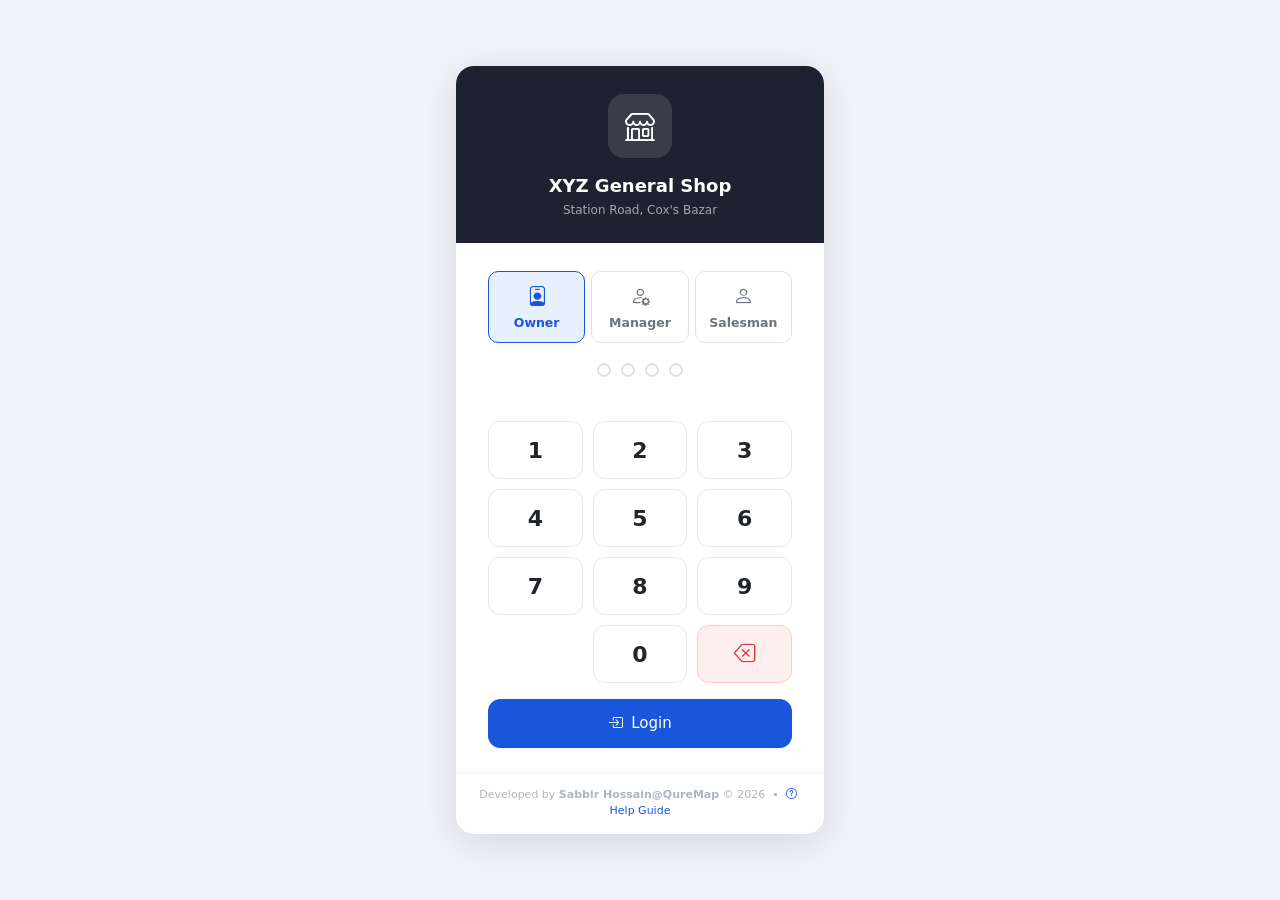
<file: index.html>
<!DOCTYPE html>
<html lang="en">
<head>
<meta charset="UTF-8">
<meta name="viewport" content="width=device-width, initial-scale=1.0">
<title>Sales & Inventory System</title>
<link rel="stylesheet" href="https://cdn.jsdelivr.net/npm/bootstrap@5.3.0/dist/css/bootstrap.min.css">
<link rel="stylesheet" href="https://cdn.jsdelivr.net/npm/bootstrap-icons@1.11.0/font/bootstrap-icons.css">
<link rel="stylesheet" href="assets/css/style.css">
</head>
<body>
<div class="app-layout">

  <!-- Sidebar -->
  <aside class="sidebar" id="sidebar">
    <div class="sidebar-brand">
      <div class="sidebar-brand-icon"><i class="bi bi-shop"></i></div>
      <div class="sidebar-brand-text">Sales & Inventory<br><small>Management System</small></div>
    </div>
    <div class="sidebar-shop shop-header"></div>
    <nav id="sideNav"></nav>
    <div class="sidebar-footer">
      <div id="syncStatus"></div>
      <div class="mt-1">v1.0 &bull; Offline Ready</div>
    </div>
  </aside>
  <div class="sidebar-overlay" id="sidebarOverlay"></div>

  <!-- Main -->
  <div class="main-wrap">
    <header class="topbar">
      <button class="topbar-toggle" id="sidebarToggle"><i class="bi bi-list"></i></button>
      <span id="topShopName">Sales & Inventory</span>
      <div class="topbar-actions"><div id="userBadge"></div>
        <button class="btn btn-sm btn-outline-primary no-print" id="syncBtn"><i class="bi bi-cloud-upload me-1"></i><span data-t="sync">Sync</span></button>
        <button class="btn btn-sm btn-outline-secondary no-print" id="langToggle"><i class="bi bi-translate me-1"></i>EN/বাং</button>
      </div>
    </header>

    <main class="page-content">
      <div class="page-title"><i class="bi bi-speedometer2"></i> <span data-t="dashboard">Dashboard</span></div>

      <!-- Summary Cards -->
      <div class="row g-3 mb-4">
        <div class="col-6 col-md-4 col-xl-2">
          <div class="summary-card">
            <div class="summary-card-icon icon-green"><i class="bi bi-cash-coin"></i></div>
            <div class="summary-card-body">
              <div class="summary-card-label" data-t="todaySales">Today's Sales</div>
              <div class="summary-card-value" id="cardTodaySales">BDT 0</div>
            </div>
          </div>
        </div>
        <div class="col-6 col-md-4 col-xl-2">
          <div class="summary-card">
            <div class="summary-card-icon icon-blue"><i class="bi bi-calendar-month"></i></div>
            <div class="summary-card-body">
              <div class="summary-card-label" data-t="monthlySales">Monthly Sales</div>
              <div class="summary-card-value" id="cardMonthlySales">BDT 0</div>
            </div>
          </div>
        </div>
        <div class="col-6 col-md-4 col-xl-2">
          <div class="summary-card">
            <div class="summary-card-icon icon-red"><i class="bi bi-receipt-cutoff"></i></div>
            <div class="summary-card-body">
              <div class="summary-card-label">Month Expenses</div>
              <div class="summary-card-value" id="cardMonthExpenses">BDT 0</div>
            </div>
          </div>
        </div>
        <div class="col-6 col-md-4 col-xl-2">
          <div class="summary-card">
            <div class="summary-card-icon icon-purple"><i class="bi bi-graph-up-arrow"></i></div>
            <div class="summary-card-body">
              <div class="summary-card-label">Net Profit (Month)</div>
              <div class="summary-card-value" id="cardNetProfit">BDT 0</div>
            </div>
          </div>
        </div>
        <div class="col-6 col-md-4 col-xl-2">
          <div class="summary-card">
            <div class="summary-card-icon icon-orange"><i class="bi bi-hourglass-split"></i></div>
            <div class="summary-card-body">
              <div class="summary-card-label">Outstanding Due</div>
              <div class="summary-card-value" id="cardOutstandingDue">BDT 0</div>
            </div>
          </div>
        </div>
        <div class="col-6 col-md-4 col-xl-2">
          <div class="summary-card">
            <div class="summary-card-icon icon-red"><i class="bi bi-exclamation-triangle"></i></div>
            <div class="summary-card-body">
              <div class="summary-card-label" data-t="lowStock">Low Stock</div>
              <div class="summary-card-value" id="cardLowStock">0</div>
            </div>
          </div>
        </div>
      </div>

      <!-- Quick Actions -->
      <div class="row g-3 mb-4">
        <div class="col-12">
          <div class="panel">
            <div class="panel-header">Quick Actions</div>
            <div class="panel-body d-flex gap-2 flex-wrap">
              <a href="pages/invoice.html" class="btn btn-primary"><i class="bi bi-plus-circle me-1"></i>New Invoice</a>
              <a href="pages/restock.html" class="btn btn-success"><i class="bi bi-arrow-repeat me-1"></i>Restock</a>
              <a href="pages/finance.html" class="btn btn-outline-danger"><i class="bi bi-wallet2 me-1"></i>Add Expense</a>
              <a href="pages/finance.html" class="btn btn-outline-warning"><i class="bi bi-hourglass-split me-1"></i>Collect Due</a>
              <a href="pages/investors.html" class="btn btn-outline-purple" style="border-color:#6f42c1;color:#6f42c1;"><i class="bi bi-people-fill me-1"></i>Investors</a>
              <a href="pages/products.html" class="btn btn-outline-primary"><i class="bi bi-box-seam me-1"></i>Products</a>
              <a href="pages/reports.html" class="btn btn-outline-info"><i class="bi bi-bar-chart me-1"></i>Reports</a>
            </div>
          </div>
        </div>
      </div>

      <!-- Main Grid -->
      <div class="row g-3">
        <!-- Sales Chart -->
        <div class="col-12 col-lg-7">
          <div class="panel">
            <div class="panel-header"><i class="bi bi-bar-chart me-2"></i>Sales Overview</div>
            <div class="panel-body">
              <canvas id="salesChart" width="600" height="200" style="width:100%;height:200px;"></canvas>
            </div>
          </div>
        </div>

        <!-- Low Stock -->
        <div class="col-12 col-lg-5">
          <div class="panel">
            <div class="panel-header">
              <span><i class="bi bi-exclamation-triangle text-danger me-2"></i><span data-t="lowStock">Low Stock</span></span>
              <a href="pages/restock.html" class="btn btn-sm btn-outline-primary">Restock</a>
            </div>
            <div class="panel-body p-0" id="lowStockList" style="max-height:200px;overflow-y:auto;padding:12px!important;"></div>
          </div>
        </div>

        <!-- Recent Sales -->
        <div class="col-12 col-lg-6">
          <div class="panel">
            <div class="panel-header">
              <span><i class="bi bi-receipt me-2"></i><span data-t="recentSales">Recent Sales</span></span>
              <a href="pages/master-data.html" class="btn btn-sm btn-outline-secondary">View All</a>
            </div>
            <div class="table-responsive">
              <table class="table table-hover mb-0">
                <thead><tr><th>Invoice</th><th>Customer</th><th>Date</th><th class="text-end">Amount</th></tr></thead>
                <tbody id="recentSalesBody"></tbody>
              </table>
            </div>
          </div>
        </div>

        <!-- Recent Restocks -->
        <div class="col-12 col-lg-6">
          <div class="panel">
            <div class="panel-header">
              <span><i class="bi bi-arrow-repeat me-2"></i><span data-t="recentRestocks">Recent Restocks</span></span>
              <a href="pages/restock.html" class="btn btn-sm btn-outline-secondary">View All</a>
            </div>
            <div class="table-responsive">
              <table class="table table-hover mb-0">
                <thead><tr><th>Product</th><th>Supplier</th><th>Date</th><th class="text-end">Qty</th></tr></thead>
                <tbody id="recentRestockBody"></tbody>
              </table>
            </div>
          </div>
        </div>

        <!-- Outstanding Dues Mini Panel -->
        <div class="col-12 col-md-6">
          <div class="panel">
            <div class="panel-header">
              <span><i class="bi bi-hourglass-split text-warning me-2"></i>Top Outstanding Dues</span>
              <a href="pages/finance.html" class="btn btn-sm btn-outline-warning">Collect</a>
            </div>
            <div class="table-responsive">
              <table class="table table-hover mb-0">
                <thead><tr><th>Customer</th><th>Invoice</th><th class="text-end">Due</th></tr></thead>
                <tbody id="topDuesBody"></tbody>
              </table>
            </div>
          </div>
        </div>

        <!-- Staff Activity (owner only) -->
        <div class="col-12 col-md-6" id="staffActivityPanel">
          <div class="panel">
            <div class="panel-header">
              <span><i class="bi bi-journal-text me-2"></i>Recent Staff Activity</span>
              <a href="pages/settings.html" class="btn btn-sm btn-outline-secondary">Full Log</a>
            </div>
            <div class="table-responsive">
              <table class="table table-sm table-hover mb-0">
                <thead><tr><th>Time</th><th>Staff</th><th>Action</th></tr></thead>
                <tbody id="staffActivityBody"></tbody>
              </table>
            </div>
          </div>
        </div>

        <!-- Sync Status -->
        <div class="col-12 col-md-6">
          <div class="panel">
            <div class="panel-header"><i class="bi bi-cloud me-2"></i>Google Sheets Sync</div>
            <div class="panel-body d-flex align-items-center justify-content-between flex-wrap gap-2">
              <div>
                <div><strong>Status:</strong> <span id="syncStatus2"></span></div>
                <div class="text-muted small">Last sync: <span id="cardLastSync">Never</span> &bull; Pending: <span id="cardPending">0</span></div>
              </div>
              <div class="d-flex gap-2 flex-wrap">
                <button class="btn btn-primary" onclick="GOOGLE.syncAll()"><i class="bi bi-cloud-upload me-1"></i>Push</button>
                <button class="btn btn-outline-success" onclick="GOOGLE.pullAll()"><i class="bi bi-cloud-download me-1"></i>Pull</button>
                <button class="btn btn-outline-secondary" onclick="GOOGLE.login()"><i class="bi bi-google me-1"></i>Connect</button>
              </div>
            </div>
          </div>
        </div>
      </div>
    </main>

      <footer class="app-footer no-print"></footer>
    </div>
</div>

<script src="https://cdn.jsdelivr.net/npm/bootstrap@5.3.0/dist/js/bootstrap.bundle.min.js"></script>
<script src="assets/js/storage.js"></script>
<script src="assets/js/auth.js"></script>
<script src="assets/js/sheet-sync.js"></script>
<script src="assets/js/app.js"></script>
<script src="assets/js/dashboard.js"></script>
<script>
  document.addEventListener('DOMContentLoaded', () => {
    // Auth guard + user badge
    if (!AUTH.guard('dashboard')) return;
    AUTH.renderUserBadge();
    AUTH.applyRestrictions();

    // Mobile sidebar toggle
    document.getElementById('sidebarToggle')?.addEventListener('click', () => {
      document.getElementById('sidebar').classList.toggle('open');
      document.getElementById('sidebarOverlay').classList.toggle('show');
    });
    document.getElementById('sidebarOverlay')?.addEventListener('click', () => {
      document.getElementById('sidebar').classList.remove('open');
      document.getElementById('sidebarOverlay').classList.remove('show');
    });
    DASHBOARD.init();
    // Mirror sync status in second badge
    const s2 = document.getElementById('syncStatus2');
    if (s2) { setTimeout(() => { s2.innerHTML = document.getElementById('syncStatus')?.innerHTML || ''; }, 100); }
  });
</script>
</body>
</html>
</file>
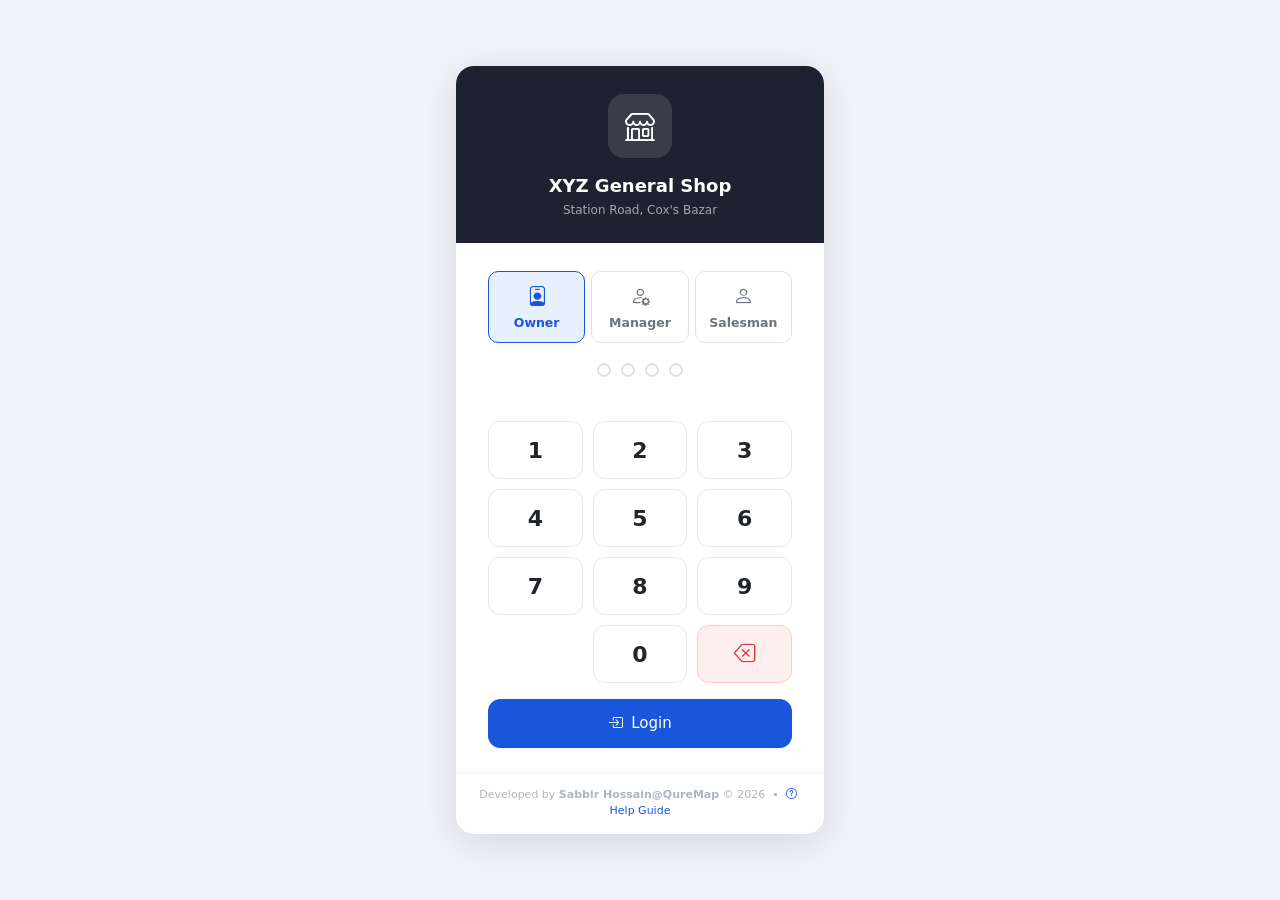
<file: login.html>
<!DOCTYPE html>
<html lang="en">
<head>
<meta charset="UTF-8">
<meta name="viewport" content="width=device-width, initial-scale=1.0">
<title>Login | Sales & Inventory</title>
<link rel="stylesheet" href="https://cdn.jsdelivr.net/npm/bootstrap@5.3.0/dist/css/bootstrap.min.css">
<link rel="stylesheet" href="https://cdn.jsdelivr.net/npm/bootstrap-icons@1.11.0/font/bootstrap-icons.css">
<link rel="stylesheet" href="assets/css/style.css">
<style>
  body { background: var(--body-bg, #f1f3f8); display: flex; align-items: center; justify-content: center; min-height: 100vh; }
  .login-wrap { width: 100%; max-width: 400px; padding: 16px; }
  .login-card { background: var(--card-bg, #fff); border-radius: 18px; box-shadow: 0 8px 40px rgba(0,0,0,0.12); overflow: hidden; }
  .login-header { background: var(--sidebar-bg, #1e2230); color: #fff; padding: 28px 32px 24px; text-align: center; }
  .login-header .shop-logo-wrap { width: 64px; height: 64px; border-radius: 16px; background: rgba(255,255,255,0.12); display: flex; align-items: center; justify-content: center; margin: 0 auto 14px; font-size: 30px; }
  .login-header .shop-title { font-size: 18px; font-weight: 700; margin-bottom: 2px; }
  .login-header .shop-sub { font-size: 12px; color: rgba(255,255,255,0.6); }
  .login-body { padding: 28px 32px 24px; }
  .role-tabs { display: flex; gap: 6px; margin-bottom: 20px; }
  .role-tab { flex: 1; padding: 9px 6px; border: 1.5px solid #dee2e6; border-radius: 10px; text-align: center; cursor: pointer; font-size: 12.5px; font-weight: 600; color: #6c757d; transition: all 0.15s; background: transparent; }
  .role-tab.active { border-color: var(--primary, #1a56db); background: var(--primary-light, #e8f0fe); color: var(--primary, #1a56db); }
  .role-tab i { display: block; font-size: 20px; margin-bottom: 3px; }
  .pin-display { display: flex; justify-content: center; gap: 10px; margin-bottom: 20px; }
  .pin-dot { width: 14px; height: 14px; border-radius: 50%; border: 2px solid #dee2e6; background: transparent; transition: all 0.15s; }
  .pin-dot.filled { background: var(--primary, #1a56db); border-color: var(--primary, #1a56db); }
  .pin-dot.error { background: #dc3545; border-color: #dc3545; animation: shake 0.3s; }
  @keyframes shake { 0%,100%{transform:translateX(0)} 25%{transform:translateX(-5px)} 75%{transform:translateX(5px)} }
  .pin-pad { display: grid; grid-template-columns: repeat(3, 1fr); gap: 10px; margin-bottom: 16px; }
  .pin-btn { height: 58px; border-radius: 12px; border: 1.5px solid #e5e7eb; background: var(--card-bg, #fff); font-size: 22px; font-weight: 600; color: var(--text-main, #1e2230); cursor: pointer; transition: all 0.1s; display: flex; align-items: center; justify-content: center; gap: 0; user-select: none; }
  .pin-btn:hover { background: var(--primary-light, #e8f0fe); border-color: var(--primary, #1a56db); }
  .pin-btn:active { transform: scale(0.94); }
  .pin-btn.zero { grid-column: 2; }
  .pin-btn.del { background: #fff0f0; border-color: #fecaca; color: #dc3545; }
  .pin-btn.del:hover { background: #fee2e2; }
  .login-error { color: #dc3545; font-size: 13px; text-align: center; min-height: 20px; margin-bottom: 4px; }
  .login-footer { text-align: center; padding: 14px; border-top: 1px solid var(--card-border, #f0f2f5); font-size: 11px; color: #adb5bd; }
  [data-theme="dark"] .pin-btn { background: #1e293b; border-color: #334155; color: #e2e8f0; }
  [data-theme="dark"] .pin-btn:hover { background: #1e3a5f; }
</style>
</head>
<body>
<div class="login-wrap">
  <div class="login-card">
    <div class="login-header">
      <div class="shop-logo-wrap" id="loginLogoWrap">
        <i class="bi bi-shop"></i>
      </div>
      <div class="shop-title" id="loginShopName">Sales & Inventory</div>
      <div class="shop-sub" id="loginShopAddr"></div>
    </div>
    <div class="login-body">
      <!-- Role selector -->
      <div class="role-tabs" id="roleTabs">
        <button class="role-tab active" data-role="owner">
          <i class="bi bi-person-badge"></i>Owner
        </button>
        <button class="role-tab" data-role="manager">
          <i class="bi bi-person-gear"></i>Manager
        </button>
        <button class="role-tab" data-role="salesman">
          <i class="bi bi-person"></i>Salesman
        </button>
      </div>

      <!-- Salesman name selector (shown only for salesman role) -->
      <div id="salesmanSelectWrap" class="mb-3 d-none">
        <label class="form-label fw-semibold">Select Your Name</label>
        <select class="form-select" id="salesmanSelect">
          <option value="">-- Select --</option>
        </select>
      </div>

      <!-- PIN dots -->
      <div class="pin-display" id="pinDisplay">
        <div class="pin-dot" id="dot0"></div>
        <div class="pin-dot" id="dot1"></div>
        <div class="pin-dot" id="dot2"></div>
        <div class="pin-dot" id="dot3"></div>
      </div>

      <div class="login-error" id="loginError"></div>

      <!-- PIN pad -->
      <div class="pin-pad">
        <button class="pin-btn" data-digit="1">1</button>
        <button class="pin-btn" data-digit="2">2</button>
        <button class="pin-btn" data-digit="3">3</button>
        <button class="pin-btn" data-digit="4">4</button>
        <button class="pin-btn" data-digit="5">5</button>
        <button class="pin-btn" data-digit="6">6</button>
        <button class="pin-btn" data-digit="7">7</button>
        <button class="pin-btn" data-digit="8">8</button>
        <button class="pin-btn" data-digit="9">9</button>
        <button class="pin-btn zero" data-digit="0">0</button>
        <button class="pin-btn del" id="pinDel"><i class="bi bi-backspace"></i></button>
      </div>

      <button class="btn btn-primary w-100 btn-lg" id="loginBtn" style="border-radius:12px;">
        <i class="bi bi-box-arrow-in-right me-2"></i>Login
      </button>
    </div>
    <div class="login-footer">
      Developed by <strong>Sabbir Hossain@QureMap</strong> &copy; <span id="loginYear"></span>
      &nbsp;&bull;&nbsp;
      <a href="pages/help.html" style="color:#1a56db;text-decoration:none;" title="Open without logging in">
        <i class="bi bi-question-circle me-1"></i>Help Guide
      </a>
    </div>
  </div>
</div>

<script src="https://cdn.jsdelivr.net/npm/bootstrap@5.3.0/dist/js/bootstrap.bundle.min.js"></script>
<script src="assets/js/storage.js"></script>
<script src="assets/js/auth.js"></script>
<script>
const LOGIN = {
  selectedRole: 'owner',
  enteredPIN: '',
  maxLen: 4,

  init() {
    // Apply theme
    const theme = DB.getTheme();
    if (theme) document.body.setAttribute('data-theme', theme);

    // Fill shop info
    const shop = DB.getShop();
    document.getElementById('loginShopName').textContent = shop.name || 'Sales & Inventory';
    document.getElementById('loginShopAddr').textContent = shop.address || '';
    document.getElementById('loginYear').textContent = new Date().getFullYear();

    if (shop.logo) {
      const wrap = document.getElementById('loginLogoWrap');
      wrap.innerHTML = `<img src="${shop.logo}" style="width:56px;height:56px;object-fit:contain;border-radius:12px;">`;
    }

    // If already logged in and session valid, skip to home
    if (AUTH.isLoggedIn()) {
      this.redirect(AUTH.getRole());
      return;
    }

    // Populate salesman names
    this.loadSalesmanNames();
    this.bindEvents();
  },

  loadSalesmanNames() {
    const users    = AUTH.getUsers();
    const salesmen = users.filter(u => u.role === 'salesman' && u.active);
    const sel      = document.getElementById('salesmanSelect');
    if (!sel) return;
    if (salesmen.length === 0) {
      sel.innerHTML = '<option value="">-- No salesmen added yet --</option>';
      sel.disabled  = true;
      const hint = document.createElement('div');
      hint.className   = 'form-text text-warning mt-1';
      hint.textContent = 'Ask the owner to add salesman accounts in Settings.';
      sel.parentNode.appendChild(hint);
    } else {
      sel.disabled  = false;
      sel.innerHTML = '<option value="">-- Select your name --</option>' +
        salesmen.map(u => `<option value="${u.id}">${u.name}</option>`).join('');
    }
  },

  bindEvents() {
    // Role tabs
    document.querySelectorAll('.role-tab').forEach(tab => {
      tab.addEventListener('click', () => {
        document.querySelectorAll('.role-tab').forEach(t => t.classList.remove('active'));
        tab.classList.add('active');
        this.selectedRole = tab.dataset.role;
        this.enteredPIN = '';
        this.renderDots();
        document.getElementById('loginError').textContent = '';
        // Show salesman selector only for salesman role
        const wrap = document.getElementById('salesmanSelectWrap');
        wrap.classList.toggle('d-none', this.selectedRole !== 'salesman');
      });
    });

    // PIN pad
    document.querySelectorAll('[data-digit]').forEach(btn => {
      btn.addEventListener('click', () => this.pressDigit(btn.dataset.digit));
    });
    document.getElementById('pinDel')?.addEventListener('click', () => this.deleteDigit());
    document.getElementById('loginBtn')?.addEventListener('click', () => this.tryLogin());

    // Keyboard support
    document.addEventListener('keydown', e => {
      if (e.key >= '0' && e.key <= '9') this.pressDigit(e.key);
      else if (e.key === 'Backspace') this.deleteDigit();
      else if (e.key === 'Enter') this.tryLogin();
    });
  },

  pressDigit(d) {
    if (this.enteredPIN.length >= this.maxLen) return;
    this.enteredPIN += d;
    this.renderDots();
    // Auto-submit when 4 digits entered
    if (this.enteredPIN.length === this.maxLen) {
      setTimeout(() => this.tryLogin(), 150);
    }
  },

  deleteDigit() {
    this.enteredPIN = this.enteredPIN.slice(0, -1);
    this.renderDots();
  },

  renderDots() {
    for (let i = 0; i < this.maxLen; i++) {
      const dot = document.getElementById('dot' + i);
      if (dot) {
        dot.classList.toggle('filled', i < this.enteredPIN.length);
        dot.classList.remove('error');
      }
    }
  },

  showError(msg) {
    document.getElementById('loginError').textContent = msg;
    for (let i = 0; i < this.maxLen; i++) {
      const dot = document.getElementById('dot' + i);
      if (dot) dot.classList.add('error');
    }
    setTimeout(() => {
      this.enteredPIN = '';
      this.renderDots();
    }, 600);
  },

  tryLogin() {
    if (!this.enteredPIN) { document.getElementById('loginError').textContent = 'Enter your PIN'; return; }
    if (this.enteredPIN.length < 4) { document.getElementById('loginError').textContent = 'PIN must be 4 digits'; return; }

    const role = this.selectedRole;
    const pin  = this.enteredPIN;

    // For salesman, also need a name selected
    let salesmanId = null;
    if (role === 'salesman') {
      salesmanId = document.getElementById('salesmanSelect')?.value;
      if (!salesmanId) {
        document.getElementById('loginError').textContent = 'Please select your name';
        return;
      }
    }

    const result = AUTH.verifyPIN(role, pin, salesmanId);
    if (result.ok) {
      AUTH.startSession(result.user);
      this.redirect(role);
    } else {
      this.showError(result.error || 'Incorrect PIN');
    }
  },

  redirect(role) {
    const dest = {
      owner:    'index.html',
      manager:  'index.html',
      salesman: 'pages/invoice.html',
    };
    window.location.href = dest[role] || 'index.html';
  }
};

document.addEventListener('DOMContentLoaded', () => LOGIN.init());
</script>
</body>
</html>
</file>
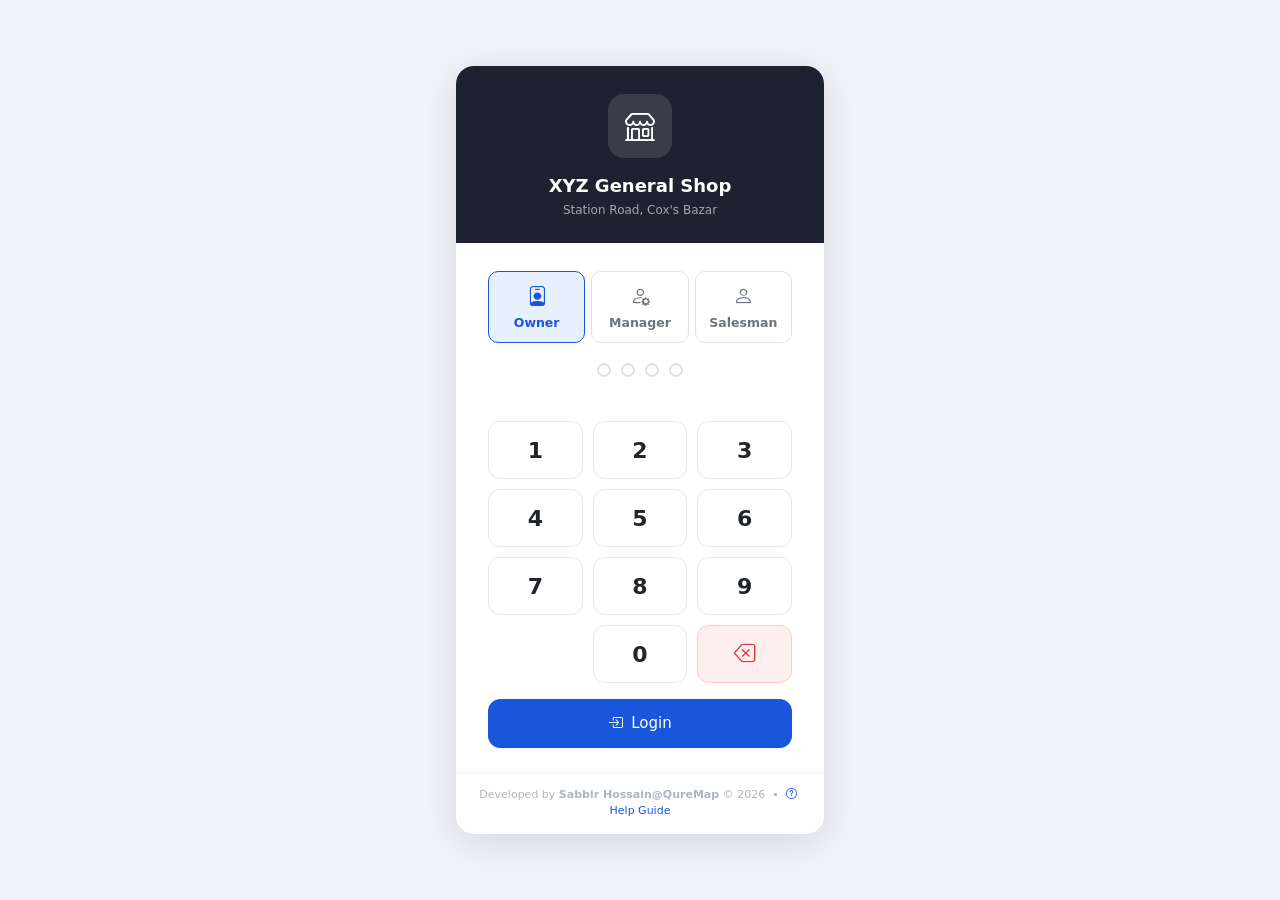
<file: pages/finance.html>
<!DOCTYPE html>
<html lang="en">
<head>
<meta charset="UTF-8">
<meta name="viewport" content="width=device-width, initial-scale=1.0">
<title>Finance | Sales & Inventory</title>
<link rel="stylesheet" href="https://cdn.jsdelivr.net/npm/bootstrap@5.3.0/dist/css/bootstrap.min.css">
<link rel="stylesheet" href="https://cdn.jsdelivr.net/npm/bootstrap-icons@1.11.0/font/bootstrap-icons.css">
<link rel="stylesheet" href="../assets/css/style.css">
</head>
<body>
<div class="app-layout">

  <aside class="sidebar" id="sidebar">
    <div class="sidebar-brand">
      <div class="sidebar-brand-icon"><i class="bi bi-shop"></i></div>
      <div class="sidebar-brand-text">Sales & Inventory<br><small>Management System</small></div>
    </div>
    <div class="sidebar-shop shop-header"></div>
    <nav id="sideNav"></nav>
    <div class="sidebar-footer"><div id="syncStatus"></div></div>
  </aside>
  <div class="sidebar-overlay" id="sidebarOverlay"></div>

  <div class="main-wrap">
    <header class="topbar">
      <button class="topbar-toggle" id="sidebarToggle"><i class="bi bi-list"></i></button>
      <span id="topShopName">Sales & Inventory</span>
      <div class="topbar-actions"><div id="userBadge"></div>
        <button class="btn btn-sm btn-outline-primary" id="syncBtn" onclick="GOOGLE.syncAll()"><i class="bi bi-cloud-upload me-1"></i>Sync</button>
        <button class="btn btn-sm btn-outline-secondary" id="langToggle"><i class="bi bi-translate me-1"></i>EN/বাং</button>
      </div>
    </header>

    <main class="page-content">
      <div class="page-title"><i class="bi bi-wallet2"></i> <span data-t="finance">Finance</span></div>

      <!-- Summary Cards -->
      <div class="row g-3 mb-4">
        <div class="col-6 col-md-3">
          <div class="summary-card">
            <div class="summary-card-icon icon-red"><i class="bi bi-arrow-down-circle"></i></div>
            <div class="summary-card-body">
              <div class="summary-card-label" data-t="monthExpenses">This Month Expenses</div>
              <div class="summary-card-value" id="cardMonthExp">BDT 0</div>
            </div>
          </div>
        </div>
        <div class="col-6 col-md-3">
          <div class="summary-card">
            <div class="summary-card-icon icon-orange"><i class="bi bi-hourglass-split"></i></div>
            <div class="summary-card-body">
              <div class="summary-card-label" data-t="outstandingDue">Total Outstanding Due</div>
              <div class="summary-card-value" id="cardTotalDue">BDT 0</div>
            </div>
          </div>
        </div>
        <div class="col-6 col-md-3">
          <div class="summary-card">
            <div class="summary-card-icon icon-green"><i class="bi bi-check-circle"></i></div>
            <div class="summary-card-body">
              <div class="summary-card-label" data-t="dueCollection">Due Collected (Month)</div>
              <div class="summary-card-value" id="cardDueCollected">BDT 0</div>
            </div>
          </div>
        </div>
        <div class="col-6 col-md-3">
          <div class="summary-card">
            <div class="summary-card-icon icon-blue"><i class="bi bi-people"></i></div>
            <div class="summary-card-body">
              <div class="summary-card-label" data-t="customers">Customers with Due</div>
              <div class="summary-card-value" id="cardDueCustomers">0</div>
            </div>
          </div>
        </div>
      </div>

      <!-- Tabs -->
      <ul class="nav nav-tabs mb-3" id="financeTabs">
        <li class="nav-item"><a class="nav-link active" href="#" data-tab="expenses"><i class="bi bi-receipt-cutoff me-1"></i><span data-t="expenses">Expenses</span></a></li>
        <li class="nav-item"><a class="nav-link" href="#" data-tab="due"><i class="bi bi-hourglass-split me-1"></i><span data-t="dueCollection">Due Collection</span></a></li>
        <li class="nav-item"><a class="nav-link" href="#" data-tab="cashflow"><i class="bi bi-graph-up me-1"></i><span data-t="cashFlow">Cash Flow</span></a></li>
      </ul>

      <!-- ── EXPENSES TAB ── -->
      <div id="tab-expenses" class="tab-pane-content">
        <div class="row g-3">
          <!-- Add Expense -->
          <div class="col-12 col-lg-4">
            <div class="panel">
              <div class="panel-header"><i class="bi bi-plus-circle me-2"></i><span data-t="addExpense">Add Expense</span></div>
              <div class="panel-body">
                <div class="mb-3">
                  <label class="form-label"><span data-t="date">Date</span> *</label>
                  <input type="date" class="form-control" id="expDate">
                </div>
                <div class="mb-3">
                  <label class="form-label"><span data-t="category">Category</span> *</label>
                  <select class="form-select" id="expCategory"></select>
                </div>
                <div class="mb-3">
                  <label class="form-label"><span data-t="description">Description</span> *</label>
                  <input type="text" class="form-control" id="expDesc" placeholder="e.g. Monthly shop rent">
                </div>
                <div class="mb-3">
                  <label class="form-label"><span data-t="amount">Amount</span> (BDT) *</label>
                  <div class="input-group">
                    <span class="input-group-text">৳</span>
                    <input type="number" class="form-control" id="expAmount" min="0" step="0.01">
                  </div>
                </div>
                <div class="mb-3">
                  <label class="form-label" data-t="paymentMethod">Payment Method</label>
                  <select class="form-select" id="expMethod">
                    <option value="cash">Cash</option>
                    <option value="bkash">bKash</option>
                    <option value="nagad">Nagad</option>
                    <option value="bank">Bank Transfer</option>
                    <option value="card">Card</option>
                  </select>
                </div>
                <div class="mb-3">
                  <label class="form-label" data-t="receiptNo">Reference / Receipt No</label>
                  <input type="text" class="form-control" id="expRef" placeholder="Optional">
                </div>
                <div class="mb-3">
                  <label class="form-label" data-t="notes">Notes</label>
                  <textarea class="form-control" id="expNotes" rows="2"></textarea>
                </div>
                <button class="btn btn-danger w-100" id="saveExpBtn">
                  <i class="bi bi-save me-1"></i><span data-t="addExpense">Save Expense</span>
                </button>
              </div>
            </div>
          </div>

          <!-- Expense List -->
          <div class="col-12 col-lg-8">
            <div class="panel">
              <div class="panel-header d-flex justify-content-between flex-wrap gap-2">
                <span><i class="bi bi-list-ul me-1"></i><span data-t="expenseHistory">Expense History</span></span>
                <div class="d-flex gap-2 flex-wrap">
                  <select class="form-select form-select-sm" id="expFilterCat" style="width:140px">
                    <option value="">All Categories</option>
                  </select>
                  <input type="date" class="form-control form-control-sm" id="expFrom" style="width:130px">
                  <input type="date" class="form-control form-control-sm" id="expTo" style="width:130px">
                  <button class="btn btn-sm btn-outline-secondary" onclick="FINANCE.exportExpenses()"><i class="bi bi-filetype-csv"></i></button>
                </div>
              </div>
              <!-- Monthly totals by category -->
              <div class="panel-body pb-0">
                <div id="expCategoryBars" class="mb-2"></div>
              </div>
              <div class="table-responsive">
                <table class="table table-hover">
                  <thead><tr><th><span data-t="date">Date</span></th><th data-t="category">Category</th><th data-t="description">Description</th><th data-t="paymentMethod">Method</th><th class="text-end">Amount</th><th></th></tr></thead>
                  <tbody id="expTableBody"></tbody>
                  <tfoot>
                    <tr class="table-light fw-bold">
                      <td colspan="4" class="text-end">Total:</td>
                      <td class="text-end text-danger" id="expTotal">BDT 0</td>
                      <td></td>
                    </tr>
                  </tfoot>
                </table>
              </div>
              <div class="panel-body pt-0 d-flex justify-content-end"><div id="expPagination"></div></div>
            </div>
          </div>
        </div>
      </div>

      <!-- ── DUE COLLECTION TAB ── -->
      <div id="tab-due" class="tab-pane-content d-none">
        <div class="row g-3">
          <!-- Due Sales List -->
          <div class="col-12 col-lg-7">
            <div class="panel">
              <div class="panel-header d-flex justify-content-between flex-wrap gap-2">
                <span><i class="bi bi-hourglass-split text-danger me-1"></i><span data-t="outstandingDue">Outstanding Dues</span></span>
                <div class="d-flex gap-2">
                  <input type="text" class="form-control form-control-sm" id="dueSearch" placeholder="Search customer..." style="width:180px">
                </div>
              </div>
              <div class="table-responsive">
                <table class="table table-hover">
                  <thead><tr><th data-t="invoiceNo">Invoice</th><th data-t="date">Date</th><th data-t="customer">Customer</th><th data-t="mobile">Mobile</th><th class="text-end" data-t="total">Total</th><th class="text-end" data-t="paidAmount">Paid</th><th class="text-end" data-t="dueAmount">Due</th><th></th></tr></thead>
                  <tbody id="dueTableBody"></tbody>
                </table>
              </div>
            </div>
          </div>

          <!-- Collect Payment Panel -->
          <div class="col-12 col-lg-5">
            <div class="panel" id="collectPanel" style="display:none;">
              <div class="panel-header bg-warning text-dark">
                <span><i class="bi bi-cash-coin me-2"></i><span data-t="collectPayment">Collect Payment</span></span>
                <button class="btn btn-sm btn-outline-dark" onclick="FINANCE.clearCollect()"><i class="bi bi-x"></i></button>
              </div>
              <div class="panel-body">
                <div class="mb-3 p-3 rounded" style="background:var(--primary-light)">
                  <div class="fw-bold" id="collectInvNo"></div>
                  <div class="text-muted small" id="collectCustomer"></div>
                  <div class="mt-2 d-flex justify-content-between">
                    <span data-t="total">Invoice Total:</span><strong id="collectGrand"></strong>
                  </div>
                  <div class="d-flex justify-content-between">
                    <span>Already Paid:</span><strong class="text-success" id="collectAlreadyPaid"></strong>
                  </div>
                  <div class="d-flex justify-content-between">
                    <span class="text-danger fw-bold" data-t="remainingDue">Remaining Due:</span>
                    <strong class="text-danger" id="collectDue"></strong>
                  </div>
                </div>

                <!-- Payment History for this invoice -->
                <div id="collectHistory" class="mb-3"></div>

                <div class="mb-3">
                  <label class="form-label fw-bold">Collect Amount (BDT) *</label>
                  <div class="input-group input-group-lg">
                    <span class="input-group-text">৳</span>
                    <input type="number" class="form-control" id="collectAmount" min="0" step="0.01">
                  </div>
                  <div class="form-text">
                    <button class="btn btn-link btn-sm p-0" onclick="FINANCE.setFullAmount()">Pay full due amount</button>
                  </div>
                </div>
                <div class="mb-3">
                  <label class="form-label">Payment Method</label>
                  <select class="form-select" id="collectMethod">
                    <option value="cash">Cash</option>
                    <option value="bkash">bKash</option>
                    <option value="nagad">Nagad</option>
                    <option value="bank">Bank Transfer</option>
                  </select>
                </div>
                <div class="mb-3">
                  <label class="form-label">Date</label>
                  <input type="date" class="form-control" id="collectDate">
                </div>
                <div class="mb-3">
                  <label class="form-label">Notes</label>
                  <input type="text" class="form-control" id="collectNotes" placeholder="Optional">
                </div>
                <button class="btn btn-success btn-lg w-100" id="saveCollectBtn">
                  <i class="bi bi-check-circle me-1"></i><span data-t="collectPayment">Confirm Payment</span>
                </button>
              </div>
            </div>

            <!-- Empty state -->
            <div class="panel" id="collectEmptyState">
              <div class="panel-body text-center py-5 text-muted">
                <i class="bi bi-cursor-fill fs-1 d-block mb-3 opacity-25"></i>
                <p>Click <strong>Collect</strong> on any due invoice to record a payment</p>
              </div>
            </div>

            <!-- Due Payment History -->
            <div class="panel mt-3">
              <div class="panel-header"><i class="bi bi-clock-history me-2"></i><span data-t="recentCollections">Recent Collections</span></div>
              <div class="table-responsive">
                <table class="table table-sm">
                  <thead><tr><th data-t="date">Date</th><th data-t="invoiceNo">Invoice</th><th data-t="customer">Customer</th><th class="text-end" data-t="amount">Amount</th></tr></thead>
                  <tbody id="dueHistoryBody"></tbody>
                </table>
              </div>
            </div>
          </div>
        </div>
      </div>

      <!-- ── CASH FLOW TAB ── -->
      <div id="tab-cashflow" class="tab-pane-content d-none">
        <div class="row g-3">
          <div class="col-12">
            <div class="panel">
              <div class="panel-header d-flex justify-content-between flex-wrap gap-2">
                <span><i class="bi bi-graph-up me-2"></i><span data-t="cashFlow">Monthly Cash Flow Summary</span></span>
                <div class="d-flex gap-2">
                  <select class="form-select form-select-sm" id="cfYear" style="width:100px"></select>
                  <button class="btn btn-sm btn-primary" onclick="FINANCE.renderCashFlow()">Update</button>
                </div>
              </div>
              <div class="panel-body">
                <canvas id="cashFlowChart" width="900" height="260" style="width:100%;"></canvas>
              </div>
            </div>
          </div>
          <div class="col-12">
            <div class="panel">
              <div class="panel-header"><i class="bi bi-table me-2"></i><span data-t="monthlyBreakdown">Monthly Breakdown</span></div>
              <div class="table-responsive">
                <table class="table">
                  <thead><tr><th><span data-t="date">Month</span></th><th class="text-end" data-t="revenue">Revenue</th><th class="text-end" data-t="cogs">COGS</th><th class="text-end" data-t="grossProfit">Gross Profit</th><th class="text-end" data-t="expenses">Expenses</th><th class="text-end" data-t="netProfit">Net Profit</th><th class="text-end" data-t="margin">Margin %</th></tr></thead>
                  <tbody id="cfTableBody"></tbody>
                  <tfoot id="cfTableFoot"></tfoot>
                </table>
              </div>
            </div>
          </div>
        </div>
      </div>
    </main>

    <footer class="app-footer no-print"></footer>
  </div>
</div>

<!-- Edit Expense Modal -->
<div class="modal fade" id="editExpModal" tabindex="-1">
  <div class="modal-dialog modal-dialog-centered">
    <div class="modal-content">
      <div class="modal-header"><h5 class="modal-title">Edit Expense</h5><button class="btn-close" data-bs-dismiss="modal"></button></div>
      <div class="modal-body">
        <div class="row g-3">
          <div class="col-6"><label class="form-label">Date</label><input type="date" class="form-control" id="editExpDate"></div>
          <div class="col-6"><label class="form-label">Category</label><select class="form-select" id="editExpCat"></select></div>
          <div class="col-12"><label class="form-label">Description</label><input type="text" class="form-control" id="editExpDesc"></div>
          <div class="col-6"><label class="form-label">Amount</label><input type="number" class="form-control" id="editExpAmt" min="0"></div>
          <div class="col-6"><label class="form-label">Method</label>
            <select class="form-select" id="editExpMethod">
              <option value="cash">Cash</option><option value="bkash">bKash</option>
              <option value="nagad">Nagad</option><option value="bank">Bank</option><option value="card">Card</option>
            </select>
          </div>
          <div class="col-12"><label class="form-label">Notes</label><textarea class="form-control" id="editExpNotes" rows="2"></textarea></div>
        </div>
      </div>
      <div class="modal-footer">
        <button class="btn btn-secondary" data-bs-dismiss="modal">Cancel</button>
        <button class="btn btn-primary" id="saveEditExpBtn">Save Changes</button>
      </div>
    </div>
  </div>
</div>

<script src="https://cdn.jsdelivr.net/npm/bootstrap@5.3.0/dist/js/bootstrap.bundle.min.js"></script>
<script src="../assets/js/storage.js"></script>
<script src="../assets/js/auth.js"></script>
<script src="../assets/js/sheet-sync.js"></script>
<script src="../assets/js/app.js"></script>
<script>
const FINANCE = {
  expPage: 1,
  collectingSale: null,
  editingExpId: null,

  init() {
    APP.currentPage = 'finance';
    this.setDefaults();
    this.loadExpenseCategories();
    this.bindTabs();
    this.bindExpenseForm();
    this.bindDueSection();
    this.bindEditModal();
    this.renderCards();
    this.renderExpenses();
    this.renderDues();
    this.renderDueHistory();
    this.initCashFlowYear();
    this.renderCashFlow();
  },

  setDefaults() {
    const today = new Date().toISOString().split('T')[0];
    document.getElementById('expDate').value = today;
    document.getElementById('collectDate').value = today;
    const now = new Date();
    const firstDay = new Date(now.getFullYear(), now.getMonth(), 1).toISOString().split('T')[0];
    document.getElementById('expFrom').value = firstDay;
    document.getElementById('expTo').value = today;
  },

  loadExpenseCategories() {
    const cats = DB.EXPENSE_CATEGORIES;
    [document.getElementById('expCategory'), document.getElementById('expFilterCat'),
     document.getElementById('editExpCat')].forEach(sel => {
      if (!sel) return;
      const isFilter = sel.id === 'expFilterCat';
      sel.innerHTML = (isFilter ? '<option value="">All Categories</option>' : '') +
        cats.map(c => `<option value="${c}">${c}</option>`).join('');
    });
  },

  bindTabs() {
    document.querySelectorAll('[data-tab]').forEach(a => {
      a.addEventListener('click', e => {
        e.preventDefault();
        document.querySelectorAll('[data-tab]').forEach(x => x.classList.remove('active'));
        a.classList.add('active');
        document.querySelectorAll('.tab-pane-content').forEach(x => x.classList.add('d-none'));
        document.getElementById('tab-' + a.dataset.tab)?.classList.remove('d-none');
      });
    });
    ['expFilterCat','expFrom','expTo'].forEach(id =>
      document.getElementById(id)?.addEventListener('change', () => { this.expPage = 1; this.renderExpenses(); }));
    document.getElementById('dueSearch')?.addEventListener('input', () => this.renderDues());
  },

  renderCards() {
    const now = new Date();
    const firstDay = new Date(now.getFullYear(), now.getMonth(), 1).toISOString().split('T')[0];
    const today = now.toISOString().split('T')[0];
    const monthExp = DB.getTotalExpenses(firstDay, today);
    const outstanding = DB.getTotalOutstanding();
    const dueSales = DB.getSales().filter(s => s.status === 'posted' && s.dueAmount > 0);
    const dueCustomers = new Set(dueSales.map(s => s.customerMobile || s.customerName)).size;
    const duePayments = DB.getDuePayments().filter(p => p.date >= firstDay);
    const dueCollected = duePayments.reduce((s, p) => s + p.amount, 0);

    document.getElementById('cardMonthExp').textContent = APP.fmt(monthExp);
    document.getElementById('cardTotalDue').textContent = APP.fmt(outstanding);
    document.getElementById('cardDueCollected').textContent = APP.fmt(dueCollected);
    document.getElementById('cardDueCustomers').textContent = dueCustomers;
  },

  bindExpenseForm() {
    document.getElementById('saveExpBtn')?.addEventListener('click', () => {
      const date = document.getElementById('expDate').value;
      const category = document.getElementById('expCategory').value;
      const description = document.getElementById('expDesc').value.trim();
      const amount = parseFloat(document.getElementById('expAmount').value || 0);
      if (!date || !category || !description) { APP.showToast('Date, category and description are required', 'warning'); return; }
      if (amount <= 0) { APP.showToast('Amount must be greater than 0', 'warning'); return; }
      DB.addExpense({
        date, category, description, amount,
        paymentMethod: document.getElementById('expMethod').value,
        reference: document.getElementById('expRef').value.trim(),
        notes: document.getElementById('expNotes').value.trim(),
      });
      APP.showToast('Expense saved!', 'success');
      APP.updateSyncStatus();
      ['expDesc','expAmount','expRef','expNotes'].forEach(id => { const el = document.getElementById(id); if(el) el.value=''; });
      this.renderCards();
      this.renderExpenses();
    });
  },

  getFilteredExpenses() {
    const cat = document.getElementById('expFilterCat')?.value || '';
    const from = document.getElementById('expFrom')?.value;
    const to = document.getElementById('expTo')?.value;
    let list = DB.getExpenses();
    if (cat) list = list.filter(e => e.category === cat);
    if (from) list = list.filter(e => e.date >= from);
    if (to) list = list.filter(e => e.date <= to);
    return list;
  },

  renderExpenses() {
    const list = this.getFilteredExpenses();
    const paged = APP.paginate(list, this.expPage, 20);
    const tbody = document.getElementById('expTableBody');
    if (!tbody) return;
    if (!paged.data.length) {
      tbody.innerHTML = `<tr><td colspan="6" class="text-center text-muted py-3">No expenses found</td></tr>`;
    } else {
      tbody.innerHTML = paged.data.map(e => `<tr>
        <td>${APP.fmtDate(e.date)}</td>
        <td><span class="badge bg-secondary">${e.category}</span></td>
        <td>${APP.esc(e.description)}${e.reference ? `<br><small class="text-muted">Ref: ${APP.esc(e.reference)}</small>` : ''}</td>
        <td><span class="badge bg-light text-dark">${e.paymentMethod||'cash'}</span></td>
        <td class="text-end text-danger fw-bold">${APP.fmt(e.amount)}</td>
        <td>
          <button class="btn btn-xs btn-outline-primary me-1" style="padding:2px 6px;" onclick="FINANCE.editExpense('${e.id}')"><i class="bi bi-pencil"></i></button>
          <button class="btn btn-xs btn-outline-danger" style="padding:2px 6px;" onclick="FINANCE.deleteExpense('${e.id}')"><i class="bi bi-trash"></i></button>
        </td>
      </tr>`).join('');
    }
    const total = list.reduce((s, e) => s + (e.amount||0), 0);
    document.getElementById('expTotal').textContent = APP.fmt(total);
    APP.renderPagination('expPagination', paged.page, paged.pages, p => { this.expPage = p; this.renderExpenses(); });
    this.renderCategoryBars(list);
  },

  renderCategoryBars(list) {
    const el = document.getElementById('expCategoryBars');
    if (!el || !list.length) { if(el) el.innerHTML=''; return; }
    const totals = {};
    list.forEach(e => { totals[e.category] = (totals[e.category]||0) + e.amount; });
    const max = Math.max(...Object.values(totals), 1);
    const colors = ['#dc3545','#fd7e14','#ffc107','#0d6efd','#6610f2','#0dcaf0','#198754','#6c757d','#d63384','#20c997','#0dcaf0','#6f42c1'];
    el.innerHTML = Object.entries(totals).sort((a,b)=>b[1]-a[1]).map(([cat,val],i) => `
      <div class="d-flex align-items-center gap-2 mb-1">
        <div style="width:110px;font-size:11px;text-align:right;flex-shrink:0;">${cat}</div>
        <div class="flex-fill" style="background:#f0f2f5;border-radius:4px;height:16px;overflow:hidden;">
          <div style="width:${(val/max*100).toFixed(1)}%;background:${colors[i%colors.length]};height:100%;border-radius:4px;"></div>
        </div>
        <div style="width:90px;font-size:11px;font-weight:600;text-align:right;flex-shrink:0;">${APP.fmt(val)}</div>
      </div>`).join('');
  },

  editExpense(id) {
    const exp = DB.getExpenses().find(e => e.id === id);
    if (!exp) return;
    this.editingExpId = id;
    document.getElementById('editExpDate').value = exp.date;
    document.getElementById('editExpCat').value = exp.category;
    document.getElementById('editExpDesc').value = exp.description;
    document.getElementById('editExpAmt').value = exp.amount;
    document.getElementById('editExpMethod').value = exp.paymentMethod || 'cash';
    document.getElementById('editExpNotes').value = exp.notes || '';
    new bootstrap.Modal(document.getElementById('editExpModal')).show();
  },

  bindEditModal() {
    document.getElementById('saveEditExpBtn')?.addEventListener('click', () => {
      if (!this.editingExpId) return;
      DB.updateExpense(this.editingExpId, {
        date: document.getElementById('editExpDate').value,
        category: document.getElementById('editExpCat').value,
        description: document.getElementById('editExpDesc').value.trim(),
        amount: parseFloat(document.getElementById('editExpAmt').value || 0),
        paymentMethod: document.getElementById('editExpMethod').value,
        notes: document.getElementById('editExpNotes').value.trim(),
      });
      bootstrap.Modal.getInstance(document.getElementById('editExpModal'))?.hide();
      APP.showToast('Expense updated!', 'success');
      this.renderExpenses();
      this.renderCards();
    });
  },

  deleteExpense(id) {
    APP.showConfirm('Delete this expense?', () => {
      DB.deleteExpense(id);
      APP.showToast('Expense deleted', 'info');
      this.renderExpenses();
      this.renderCards();
    });
  },

  exportExpenses() {
    APP.exportCSV(this.getFilteredExpenses(), 'expenses.csv');
  },

  // ── DUE SECTION ────────────────────────────────────
  renderDues() {
    const search = document.getElementById('dueSearch')?.value.toLowerCase() || '';
    let dues = DB.getSales().filter(s => s.status === 'posted' && (s.dueAmount||0) > 0.01);
    if (search) dues = dues.filter(s =>
      (s.customerName||'').toLowerCase().includes(search) ||
      (s.customerMobile||'').includes(search) ||
      (s.invoiceNo||'').toLowerCase().includes(search));
    dues.sort((a,b) => b.dueAmount - a.dueAmount);
    const tbody = document.getElementById('dueTableBody');
    if (!tbody) return;
    if (!dues.length) {
      tbody.innerHTML = `<tr><td colspan="8" class="text-center text-success py-4"><i class="bi bi-check-circle-fill me-2"></i>No outstanding dues!</td></tr>`;
      return;
    }
    tbody.innerHTML = dues.map(s => `<tr>
      <td><strong>${s.invoiceNo}</strong></td>
      <td>${APP.fmtDate(s.date)}</td>
      <td>${APP.esc(s.customerName||'Walk-in')}</td>
      <td>${s.customerMobile||'-'}</td>
      <td class="text-end">${APP.fmt(s.grandTotal)}</td>
      <td class="text-end text-success">${APP.fmt(s.paidAmount||0)}</td>
      <td class="text-end text-danger fw-bold">${APP.fmt(s.dueAmount)}</td>
      <td>
        <button class="btn btn-sm btn-warning" onclick="FINANCE.openCollect('${s.invoiceNo}')">
          <i class="bi bi-cash-coin me-1"></i><span data-t="collectPayment">Collect</span>
        </button>
      </td>
    </tr>`).join('');
  },

  openCollect(invoiceNo) {
    const sale = DB.getSale(invoiceNo);
    if (!sale) return;
    this.collectingSale = sale;
    document.getElementById('collectInvNo').textContent = '📄 ' + sale.invoiceNo;
    document.getElementById('collectCustomer').textContent = (sale.customerName||'Walk-in') + (sale.customerMobile ? ' | ' + sale.customerMobile : '');
    document.getElementById('collectGrand').textContent = APP.fmt(sale.grandTotal);
    document.getElementById('collectAlreadyPaid').textContent = APP.fmt(sale.paidAmount||0);
    document.getElementById('collectDue').textContent = APP.fmt(sale.dueAmount);
    document.getElementById('collectAmount').value = '';
    document.getElementById('collectDate').value = new Date().toISOString().split('T')[0];
    document.getElementById('collectNotes').value = '';

    // Show payment history for this invoice
    const history = DB.getDuePaymentsForInvoice(invoiceNo);
    const histEl = document.getElementById('collectHistory');
    if (histEl) {
      histEl.innerHTML = history.length ? `
        <div class="small text-muted mb-2">Previous collections:</div>
        ${history.map(p => `
          <div class="d-flex justify-content-between py-1 border-bottom small">
            <span>${APP.fmtDate(p.date)} — ${p.method||'cash'}</span>
            <strong class="text-success">+${APP.fmt(p.amount)}</strong>
          </div>`).join('')}` : '';
    }

    document.getElementById('collectPanel').style.display = '';
    document.getElementById('collectEmptyState').style.display = 'none';
    document.getElementById('collectAmount').focus();
  },

  setFullAmount() {
    if (!this.collectingSale) return;
    document.getElementById('collectAmount').value = this.collectingSale.dueAmount.toFixed(2);
  },

  clearCollect() {
    this.collectingSale = null;
    document.getElementById('collectPanel').style.display = 'none';
    document.getElementById('collectEmptyState').style.display = '';
  },

  bindDueSection() {
    document.getElementById('saveCollectBtn')?.addEventListener('click', () => {
      if (!this.collectingSale) return;
      const amount = parseFloat(document.getElementById('collectAmount').value || 0);
      if (amount <= 0) { APP.showToast('Enter an amount to collect', 'warning'); return; }
      if (amount > this.collectingSale.dueAmount + 0.01) {
        APP.showToast(`Amount (${APP.fmt(amount)}) exceeds due (${APP.fmt(this.collectingSale.dueAmount)})`, 'warning'); return;
      }
      DB.addDuePayment({
        invoiceNo: this.collectingSale.invoiceNo,
        customerName: this.collectingSale.customerName || 'Walk-in',
        date: document.getElementById('collectDate').value,
        amount,
        method: document.getElementById('collectMethod').value,
        notes: document.getElementById('collectNotes').value.trim(),
      });
      APP.showToast(`৳${amount.toFixed(2)} collected from ${this.collectingSale.customerName||'customer'}!`, 'success');
      APP.updateSyncStatus();
      this.clearCollect();
      this.renderDues();
      this.renderDueHistory();
      this.renderCards();
    });
  },

  renderDueHistory() {
    const history = DB.getDuePayments().slice(0, 20);
    const tbody = document.getElementById('dueHistoryBody');
    if (!tbody) return;
    if (!history.length) { tbody.innerHTML = `<tr><td colspan="4" class="text-center text-muted py-2">No collections yet</td></tr>`; return; }
    tbody.innerHTML = history.map(p => `<tr>
      <td>${APP.fmtDate(p.date)}</td>
      <td><small>${p.invoiceNo}</small></td>
      <td>${APP.esc(p.customerName||'-')}</td>
      <td class="text-end text-success fw-bold">${APP.fmt(p.amount)}</td>
    </tr>`).join('');
  },

  // ── CASH FLOW ─────────────────────────────────────
  initCashFlowYear() {
    const sel = document.getElementById('cfYear');
    if (!sel) return;
    const year = new Date().getFullYear();
    for (let y = year; y >= year - 3; y--) {
      sel.innerHTML += `<option value="${y}" ${y===year?'selected':''}>${y}</option>`;
    }
  },

  renderCashFlow() {
    const year = parseInt(document.getElementById('cfYear')?.value || new Date().getFullYear());
    const months = ['Jan','Feb','Mar','Apr','May','Jun','Jul','Aug','Sep','Oct','Nov','Dec'];
    const rows = [];

    months.forEach((mon, i) => {
      const from = `${year}-${String(i+1).padStart(2,'0')}-01`;
      const lastDay = new Date(year, i+1, 0).getDate();
      const to   = `${year}-${String(i+1).padStart(2,'0')}-${lastDay}`;
      const p = DB.calcProfitSummary(from, to);
      rows.push({ month: mon, ...p });
    });

    // Draw chart
    const canvas = document.getElementById('cashFlowChart');
    if (canvas) {
      const W = canvas.offsetWidth || 900, H = 260;
      canvas.width = W; canvas.height = H;
      const ctx = canvas.getContext('2d');
      ctx.clearRect(0, 0, W, H);
      ctx.fillStyle = 'var(--card-bg, #fff)'; ctx.fillRect(0,0,W,H);

      const maxVal = Math.max(...rows.map(r => Math.max(r.revenue, r.expenses, 0)), 1);
      const chartH = H - 60;
      const barW = Math.floor((W - 80) / 12 / 3) - 2;
      const groupW = (W - 80) / 12;

      // Legend
      [['Revenue','#198754'],['Expenses','#dc3545'],['Net Profit','#0d6efd']].forEach(([label,color],i) => {
        ctx.fillStyle = color;
        ctx.fillRect(80 + i * 130, H - 18, 12, 12);
        ctx.fillStyle = '#666'; ctx.font = '11px Arial';
        ctx.fillText(label, 96 + i * 130, H - 8);
      });

      rows.forEach((r, i) => {
        const x = 50 + i * groupW;
        const drawBar = (val, offset, color) => {
          const bH = Math.max(2, (Math.abs(val) / maxVal) * (chartH - 20));
          const y = val >= 0 ? 10 + (chartH - 20 - bH) : 10 + (chartH - 20);
          const grad = ctx.createLinearGradient(0, y, 0, y + bH);
          grad.addColorStop(0, color); grad.addColorStop(1, color + '99');
          ctx.fillStyle = grad;
          ctx.beginPath();
          if (ctx.roundRect) ctx.roundRect(x + offset, y, barW, bH, [3,3,0,0]);
          else ctx.rect(x + offset, y, barW, bH);
          ctx.fill();
        };
        drawBar(r.revenue, 0, '#198754');
        drawBar(r.expenses, barW + 2, '#dc3545');
        drawBar(r.netProfit, (barW + 2) * 2, '#0d6efd');

        ctx.fillStyle = '#6c757d'; ctx.font = '9px Arial'; ctx.textAlign = 'center';
        ctx.fillText(r.month, x + groupW / 2, H - 28);
      });

      // Y-axis labels
      for (let i = 0; i <= 4; i++) {
        const y = 10 + (chartH - 20) / 4 * i;
        ctx.strokeStyle = '#e9ecef'; ctx.lineWidth = 1;
        ctx.beginPath(); ctx.moveTo(45, y); ctx.lineTo(W, y); ctx.stroke();
        const val = maxVal - (maxVal / 4) * i;
        ctx.fillStyle = '#888'; ctx.font = '9px Arial'; ctx.textAlign = 'right';
        ctx.fillText(val >= 1000 ? (val/1000).toFixed(0)+'k' : val.toFixed(0), 40, y+3);
      }
    }

    // Table
    const tbody = document.getElementById('cfTableBody');
    const tfoot = document.getElementById('cfTableFoot');
    if (tbody) {
      tbody.innerHTML = rows.map(r => {
        const margin = r.revenue > 0 ? ((r.netProfit / r.revenue) * 100).toFixed(1) : '0.0';
        return `<tr>
          <td><strong>${r.month}</strong></td>
          <td class="text-end text-success">${APP.fmt(r.revenue)}</td>
          <td class="text-end">${APP.fmt(r.cogs)}</td>
          <td class="text-end">${APP.fmt(r.grossProfit)}</td>
          <td class="text-end text-danger">${APP.fmt(r.expenses)}</td>
          <td class="text-end fw-bold ${r.netProfit >= 0 ? 'text-success' : 'text-danger'}">${APP.fmt(r.netProfit)}</td>
          <td class="text-end"><span class="badge ${parseFloat(margin)>=15?'bg-success':parseFloat(margin)>=0?'bg-warning text-dark':'bg-danger'}">${margin}%</span></td>
        </tr>`;
      }).join('');
    }
    if (tfoot) {
      const tot = rows.reduce((acc, r) => ({
        revenue: acc.revenue + r.revenue, cogs: acc.cogs + r.cogs,
        grossProfit: acc.grossProfit + r.grossProfit,
        expenses: acc.expenses + r.expenses, netProfit: acc.netProfit + r.netProfit
      }), { revenue:0, cogs:0, grossProfit:0, expenses:0, netProfit:0 });
      const m = tot.revenue > 0 ? ((tot.netProfit / tot.revenue)*100).toFixed(1) : '0.0';
      tfoot.innerHTML = `<tr class="table-dark fw-bold">
        <td>TOTAL ${year}</td>
        <td class="text-end text-success">${APP.fmt(tot.revenue)}</td>
        <td class="text-end">${APP.fmt(tot.cogs)}</td>
        <td class="text-end">${APP.fmt(tot.grossProfit)}</td>
        <td class="text-end text-danger">${APP.fmt(tot.expenses)}</td>
        <td class="text-end ${tot.netProfit>=0?'text-success':'text-danger'}">${APP.fmt(tot.netProfit)}</td>
        <td class="text-end">${m}%</td>
      </tr>`;
    }
  }
};

document.addEventListener('DOMContentLoaded', () => {
    // Auth guard + user badge
    if (!AUTH.guard('finance')) return;
    AUTH.renderUserBadge();
    AUTH.applyRestrictions();

  document.getElementById('sidebarToggle')?.addEventListener('click', () => {
    document.getElementById('sidebar').classList.toggle('open');
    document.getElementById('sidebarOverlay').classList.toggle('show');
  });
  document.getElementById('sidebarOverlay')?.addEventListener('click', () => {
    document.getElementById('sidebar').classList.remove('open');
    document.getElementById('sidebarOverlay').classList.remove('show');
  });
  FINANCE.init();
});
</script>
</body>
</html>
</file>
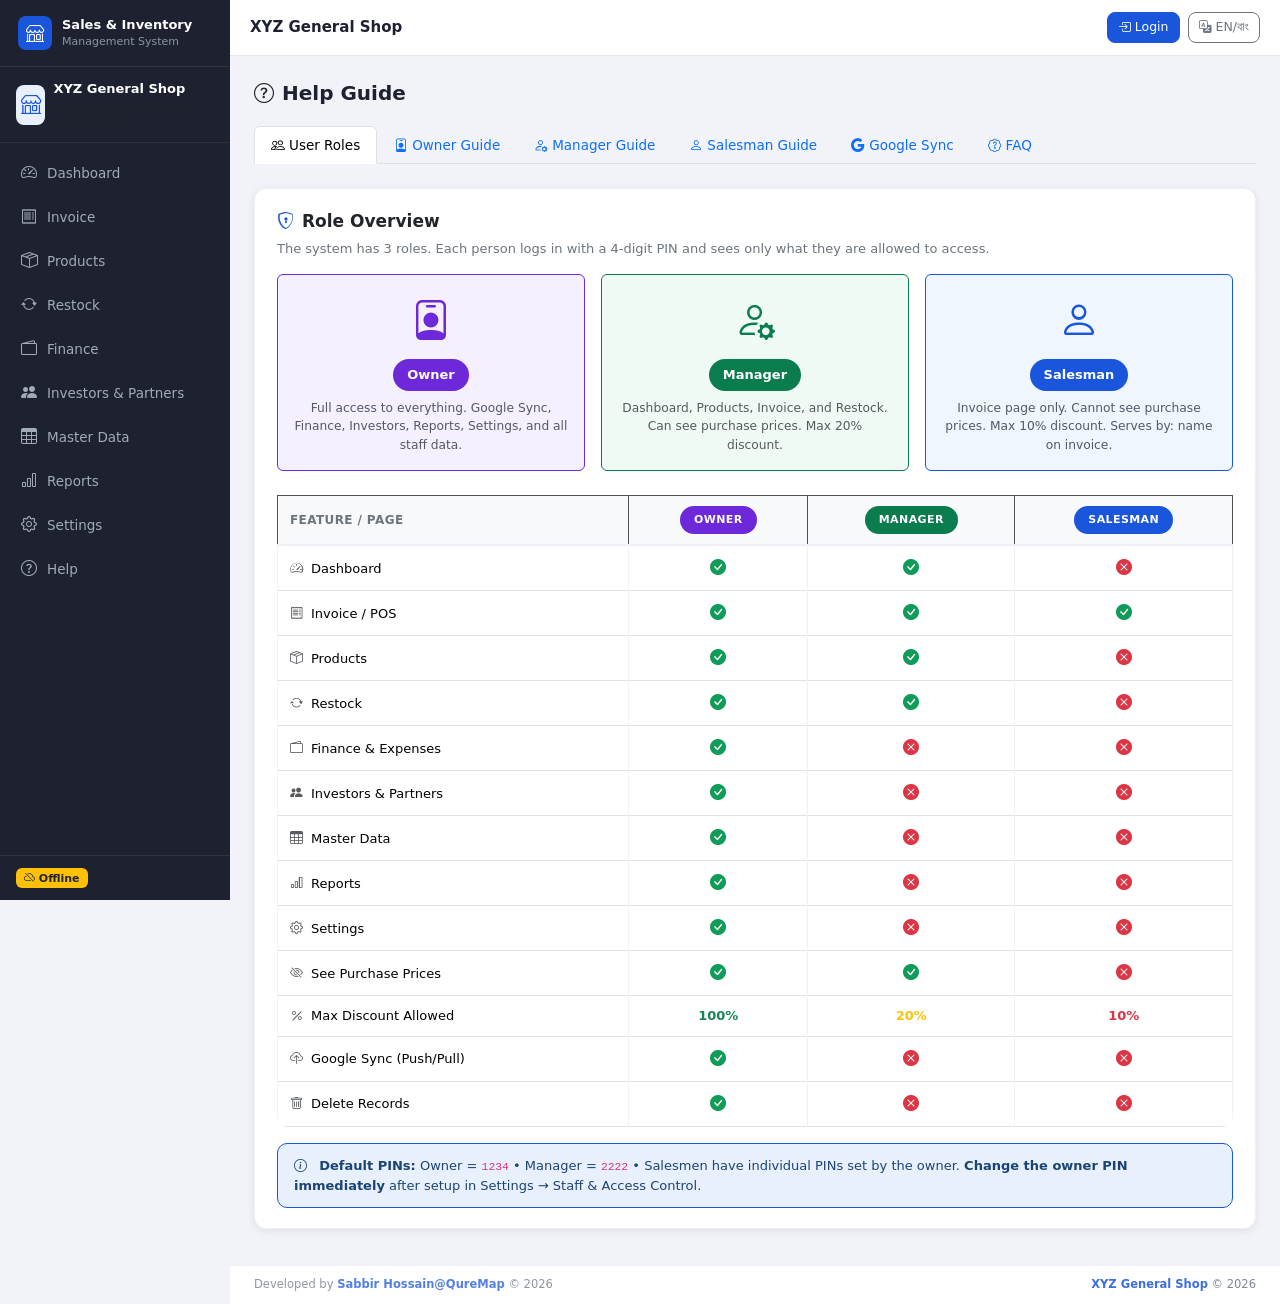
<file: pages/help.html>
<!DOCTYPE html>
<html lang="en">
<head>
<meta charset="UTF-8">
<meta name="viewport" content="width=device-width, initial-scale=1.0">
<title>Help & Guide | Sales & Inventory</title>
<link rel="stylesheet" href="https://cdn.jsdelivr.net/npm/bootstrap@5.3.0/dist/css/bootstrap.min.css">
<link rel="stylesheet" href="https://cdn.jsdelivr.net/npm/bootstrap-icons@1.11.0/font/bootstrap-icons.css">
<link rel="stylesheet" href="../assets/css/style.css">
<style>
/* Help page specific styles */
.help-section { margin-bottom: 32px; }
.help-card { background: var(--card-bg,#fff); border-radius: 12px; border: 1px solid var(--card-border,#edf0f5); padding: 20px 22px; margin-bottom: 14px; box-shadow: var(--card-shadow); }
.role-badge { display: inline-flex; align-items: center; gap: 6px; padding: 6px 14px; border-radius: 20px; font-size: 13px; font-weight: 600; color: #fff; }
.role-owner   { background: #6d28d9; }
.role-manager { background: #0a7c4e; }
.role-salesman{ background: #1a56db; }
.access-table td, .access-table th { font-size: 13px; vertical-align: middle; padding: 8px 12px; }
.step-num { width: 28px; height: 28px; border-radius: 50%; background: var(--primary,#1a56db); color: #fff; display: inline-flex; align-items: center; justify-content: center; font-size: 12px; font-weight: 700; flex-shrink: 0; }
.step-row { display: flex; gap: 12px; align-items: flex-start; margin-bottom: 14px; }
.step-body { flex: 1; font-size: 13.5px; line-height: 1.65; color: var(--text-main,#212529); }
.step-body strong { color: var(--primary,#1a56db); }
.code-path { display: inline-block; background: var(--body-bg,#f1f3f8); border: 1px solid var(--card-border,#dee2e6); border-radius: 6px; padding: 2px 8px; font-family: monospace; font-size: 12px; color: #e83e8c; }
.warn-box { background: #fff3cd; border: 1px solid #ffc107; border-radius: 10px; padding: 12px 16px; font-size: 13px; color: #856404; }
.info-box { background: var(--primary-light,#e8f0fe); border: 1px solid var(--primary,#1a56db); border-radius: 10px; padding: 12px 16px; font-size: 13px; color: #1a4474; }
.success-box { background: #d1fae5; border: 1px solid #0f9b58; border-radius: 10px; padding: 12px 16px; font-size: 13px; color: #065f46; }
.help-tabs .nav-link { font-size: 13.5px; font-weight: 500; }
.section-icon { width: 36px; height: 36px; border-radius: 10px; display: inline-flex; align-items: center; justify-content: center; font-size: 18px; flex-shrink: 0; }
.tick { color: #0f9b58; font-size: 16px; }
.cross { color: #dc3545; font-size: 16px; }
.help-title { font-size: 17px; font-weight: 700; margin-bottom: 4px; display: flex; align-items: center; gap: 8px; }
.help-sub { font-size: 13px; color: var(--text-muted,#6c757d); margin-bottom: 16px; }
.workflow-arrow { text-align: center; color: var(--primary,#1a56db); font-size: 20px; margin: 4px 0; }
.workflow-box { border: 1.5px solid var(--card-border,#dee2e6); border-radius: 10px; padding: 10px 14px; font-size: 13px; text-align: center; }
.workflow-box.highlight { border-color: var(--primary,#1a56db); background: var(--primary-light,#e8f0fe); }
[data-theme="dark"] .warn-box { background: #3d2e00; border-color: #b8860b; color: #ffd966; }
[data-theme="dark"] .success-box { background: #052e16; border-color: #0f9b58; color: #6ee7b7; }
[data-theme="dark"] .code-path { background: #0f172a; color: #f472b6; border-color: #334155; }
</style>
</head>
<body>
<div class="app-layout">

  <aside class="sidebar" id="sidebar">
    <div class="sidebar-brand">
      <div class="sidebar-brand-icon"><i class="bi bi-shop"></i></div>
      <div class="sidebar-brand-text">Sales & Inventory<br><small>Management System</small></div>
    </div>
    <div class="sidebar-shop shop-header"></div>
    <nav id="sideNav"></nav>
    <div class="sidebar-footer"><div id="syncStatus"></div></div>
  </aside>
  <div class="sidebar-overlay" id="sidebarOverlay"></div>

  <div class="main-wrap">
    <header class="topbar">
      <button class="topbar-toggle" id="sidebarToggle"><i class="bi bi-list"></i></button>
      <span id="topShopName">Sales & Inventory</span>
      <div class="topbar-actions">
        <div id="userBadge"></div>
        <button class="btn btn-sm btn-outline-secondary" id="langToggle"><i class="bi bi-translate me-1"></i>EN/বাং</button>
      </div>
    </header>

    <main class="page-content">
      <div class="page-title"><i class="bi bi-question-circle"></i> <span data-t="helpGuide">Help & User Guide</span></div>

      <!-- Tab navigation -->
      <ul class="nav nav-tabs mb-4 help-tabs" id="helpTabs">
        <li class="nav-item">
          <a class="nav-link active" href="#" data-tab="roles">
            <i class="bi bi-people me-1"></i>User Roles
          </a>
        </li>
        <li class="nav-item">
          <a class="nav-link" href="#" data-tab="owner">
            <i class="bi bi-person-badge me-1"></i>Owner Guide
          </a>
        </li>
        <li class="nav-item">
          <a class="nav-link" href="#" data-tab="manager">
            <i class="bi bi-person-gear me-1"></i>Manager Guide
          </a>
        </li>
        <li class="nav-item">
          <a class="nav-link" href="#" data-tab="salesman">
            <i class="bi bi-person me-1"></i>Salesman Guide
          </a>
        </li>
        <li class="nav-item">
          <a class="nav-link" href="#" data-tab="sync">
            <i class="bi bi-google me-1"></i>Google Sync
          </a>
        </li>
        <li class="nav-item">
          <a class="nav-link" href="#" data-tab="faq">
            <i class="bi bi-patch-question me-1"></i>FAQ
          </a>
        </li>
      </ul>

      <!-- ── ROLES TAB ── -->
      <div id="tab-roles" class="tab-pane-content">
        <div class="help-card">
          <div class="help-title"><i class="bi bi-shield-lock text-primary"></i> Role Overview</div>
          <div class="help-sub">The system has 3 roles. Each person logs in with a 4-digit PIN and sees only what they are allowed to access.</div>
          <div class="row g-3 mb-4">
            <div class="col-12 col-md-4">
              <div class="text-center p-3 rounded" style="background:#f5f0ff;border:1.5px solid #6d28d9;">
                <div class="mb-2"><i class="bi bi-person-badge fs-1" style="color:#6d28d9;"></i></div>
                <div class="role-badge role-owner mb-2">Owner</div>
                <div class="small text-muted">Full access to everything. Google Sync, Finance, Investors, Reports, Settings, and all staff data.</div>
              </div>
            </div>
            <div class="col-12 col-md-4">
              <div class="text-center p-3 rounded" style="background:#f0faf5;border:1.5px solid #0a7c4e;">
                <div class="mb-2"><i class="bi bi-person-gear fs-1" style="color:#0a7c4e;"></i></div>
                <div class="role-badge role-manager mb-2">Manager</div>
                <div class="small text-muted">Dashboard, Products, Invoice, and Restock. Can see purchase prices. Max 20% discount.</div>
              </div>
            </div>
            <div class="col-12 col-md-4">
              <div class="text-center p-3 rounded" style="background:#eff6ff;border:1.5px solid #1a56db;">
                <div class="mb-2"><i class="bi bi-person fs-1" style="color:#1a56db;"></i></div>
                <div class="role-badge role-salesman mb-2">Salesman</div>
                <div class="small text-muted">Invoice page only. Cannot see purchase prices. Max 10% discount. Serves by: name on invoice.</div>
              </div>
            </div>
          </div>

          <!-- Access table -->
          <div class="table-responsive">
            <table class="table table-bordered access-table">
              <thead class="table-dark">
                <tr>
                  <th>Feature / Page</th>
                  <th class="text-center"><span class="role-badge role-owner" style="font-size:11px;">Owner</span></th>
                  <th class="text-center"><span class="role-badge role-manager" style="font-size:11px;">Manager</span></th>
                  <th class="text-center"><span class="role-badge role-salesman" style="font-size:11px;">Salesman</span></th>
                </tr>
              </thead>
              <tbody>
                <tr><td><i class="bi bi-speedometer2 me-2 text-muted"></i>Dashboard</td><td class="text-center"><i class="bi bi-check-circle-fill tick"></i></td><td class="text-center"><i class="bi bi-check-circle-fill tick"></i></td><td class="text-center"><i class="bi bi-x-circle-fill cross"></i></td></tr>
                <tr><td><i class="bi bi-receipt me-2 text-muted"></i>Invoice / POS</td><td class="text-center"><i class="bi bi-check-circle-fill tick"></i></td><td class="text-center"><i class="bi bi-check-circle-fill tick"></i></td><td class="text-center"><i class="bi bi-check-circle-fill tick"></i></td></tr>
                <tr><td><i class="bi bi-box-seam me-2 text-muted"></i>Products</td><td class="text-center"><i class="bi bi-check-circle-fill tick"></i></td><td class="text-center"><i class="bi bi-check-circle-fill tick"></i></td><td class="text-center"><i class="bi bi-x-circle-fill cross"></i></td></tr>
                <tr><td><i class="bi bi-arrow-repeat me-2 text-muted"></i>Restock</td><td class="text-center"><i class="bi bi-check-circle-fill tick"></i></td><td class="text-center"><i class="bi bi-check-circle-fill tick"></i></td><td class="text-center"><i class="bi bi-x-circle-fill cross"></i></td></tr>
                <tr><td><i class="bi bi-wallet2 me-2 text-muted"></i>Finance & Expenses</td><td class="text-center"><i class="bi bi-check-circle-fill tick"></i></td><td class="text-center"><i class="bi bi-x-circle-fill cross"></i></td><td class="text-center"><i class="bi bi-x-circle-fill cross"></i></td></tr>
                <tr><td><i class="bi bi-people-fill me-2 text-muted"></i>Investors & Partners</td><td class="text-center"><i class="bi bi-check-circle-fill tick"></i></td><td class="text-center"><i class="bi bi-x-circle-fill cross"></i></td><td class="text-center"><i class="bi bi-x-circle-fill cross"></i></td></tr>
                <tr><td><i class="bi bi-table me-2 text-muted"></i>Master Data</td><td class="text-center"><i class="bi bi-check-circle-fill tick"></i></td><td class="text-center"><i class="bi bi-x-circle-fill cross"></i></td><td class="text-center"><i class="bi bi-x-circle-fill cross"></i></td></tr>
                <tr><td><i class="bi bi-bar-chart me-2 text-muted"></i>Reports</td><td class="text-center"><i class="bi bi-check-circle-fill tick"></i></td><td class="text-center"><i class="bi bi-x-circle-fill cross"></i></td><td class="text-center"><i class="bi bi-x-circle-fill cross"></i></td></tr>
                <tr><td><i class="bi bi-gear me-2 text-muted"></i>Settings</td><td class="text-center"><i class="bi bi-check-circle-fill tick"></i></td><td class="text-center"><i class="bi bi-x-circle-fill cross"></i></td><td class="text-center"><i class="bi bi-x-circle-fill cross"></i></td></tr>
                <tr><td><i class="bi bi-eye-slash me-2 text-muted"></i>See Purchase Prices</td><td class="text-center"><i class="bi bi-check-circle-fill tick"></i></td><td class="text-center"><i class="bi bi-check-circle-fill tick"></i></td><td class="text-center"><i class="bi bi-x-circle-fill cross"></i></td></tr>
                <tr><td><i class="bi bi-percent me-2 text-muted"></i>Max Discount Allowed</td><td class="text-center fw-bold text-success">100%</td><td class="text-center fw-bold text-warning">20%</td><td class="text-center fw-bold text-danger">10%</td></tr>
                <tr><td><i class="bi bi-cloud-upload me-2 text-muted"></i>Google Sync (Push/Pull)</td><td class="text-center"><i class="bi bi-check-circle-fill tick"></i></td><td class="text-center"><i class="bi bi-x-circle-fill cross"></i></td><td class="text-center"><i class="bi bi-x-circle-fill cross"></i></td></tr>
                <tr><td><i class="bi bi-trash me-2 text-muted"></i>Delete Records</td><td class="text-center"><i class="bi bi-check-circle-fill tick"></i></td><td class="text-center"><i class="bi bi-x-circle-fill cross"></i></td><td class="text-center"><i class="bi bi-x-circle-fill cross"></i></td></tr>
              </tbody>
            </table>
          </div>

          <div class="info-box mt-3">
            <i class="bi bi-info-circle me-2"></i>
            <strong>Default PINs:</strong> Owner = <code>1234</code> &bull; Manager = <code>2222</code> &bull; Salesmen have individual PINs set by the owner. <strong>Change the owner PIN immediately</strong> after setup in Settings → Staff & Access Control.
          </div>
        </div>
      </div>

      <!-- ── OWNER GUIDE TAB ── -->
      <div id="tab-owner" class="tab-pane-content d-none">
        <div class="help-card">
          <div class="help-title"><i class="bi bi-person-badge" style="color:#6d28d9;"></i> Owner — Full System Guide</div>
          <div class="help-sub">As owner you have access to everything. Here is what you should do and when.</div>

          <div class="row g-3 mb-3">
            <div class="col-12 col-md-6">
              <div class="p-3 rounded h-100" style="background:var(--body-bg,#f8f9fb);">
                <div class="fw-bold mb-2"><i class="bi bi-calendar-check me-1 text-primary"></i>Daily Tasks</div>
                <div class="step-row"><div class="step-num">1</div><div class="step-body">Check the <strong>Dashboard</strong> every morning — review yesterday's sales, outstanding dues, and low stock alerts.</div></div>
                <div class="step-row"><div class="step-num">2</div><div class="step-body">Go to <strong>Finance → Due Collection</strong> — follow up on customers with outstanding balances and record any payments received.</div></div>
                <div class="step-row"><div class="step-num">3</div><div class="step-body">At end of day, go to <strong>Settings → Push to Sheets</strong> to back up all data to Google Sheets. This is your cloud backup.</div></div>
                <div class="step-row"><div class="step-num">4</div><div class="step-body">Check <strong>Settings → Staff Activity Log</strong> to review what your manager and salesmen did today.</div></div>
              </div>
            </div>
            <div class="col-12 col-md-6">
              <div class="p-3 rounded h-100" style="background:var(--body-bg,#f8f9fb);">
                <div class="fw-bold mb-2"><i class="bi bi-calendar3 me-1 text-success"></i>Weekly / Monthly Tasks</div>
                <div class="step-row"><div class="step-num">1</div><div class="step-body">Open <strong>Reports</strong> — review revenue, gross profit, net profit, and top selling products for the month.</div></div>
                <div class="step-row"><div class="step-num">2</div><div class="step-body">Open <strong>Finance → Cash Flow</strong> — see the monthly revenue vs expenses vs profit chart.</div></div>
                <div class="step-row"><div class="step-num">3</div><div class="step-body">Open <strong>Investors & Partners</strong> — calculate profit distribution for the month and record any withdrawals or profit shares paid out.</div></div>
                <div class="step-row"><div class="step-num">4</div><div class="step-body">Go to <strong>Settings → Export JSON Backup</strong> — save a full backup file to your computer or USB once a month.</div></div>
              </div>
            </div>
          </div>

          <div class="fw-bold mb-3 mt-2"><i class="bi bi-people me-1 text-primary"></i> Managing Staff Accounts</div>
          <div class="step-row"><div class="step-num">1</div><div class="step-body">Go to <strong>Settings → Staff & Access Control</strong> to add new accounts. Enter the staff name, select their role (Manager or Salesman), and set a 4-digit PIN.</div></div>
          <div class="step-row"><div class="step-num">2</div><div class="step-body">To change anyone's PIN — click the <strong>🔑 key button</strong> next to their name. You must enter your own owner PIN to authorise the change.</div></div>
          <div class="step-row"><div class="step-num">3</div><div class="step-body">To remove a staff member — click the <strong>remove button</strong> next to their name. They immediately lose access.</div></div>
          <div class="step-row"><div class="step-num">4</div><div class="step-body">The <strong>Activity Log</strong> shows every sale, stock entry, and login by each staff member with timestamp. Use this to verify work.</div></div>

          <div class="warn-box mt-3">
            <i class="bi bi-exclamation-triangle me-2"></i>
            <strong>Important:</strong> Only the Owner account can Push/Pull Google Sheets, change settings, view finance & investor data, and access reports. Keep your owner PIN private — do not share it with staff.
          </div>
        </div>
      </div>

      <!-- ── MANAGER GUIDE TAB ── -->
      <div id="tab-manager" class="tab-pane-content d-none">
        <div class="help-card">
          <div class="help-title"><i class="bi bi-person-gear" style="color:#0a7c4e;"></i> Manager — Your Daily Tasks</div>
          <div class="help-sub">You can access Dashboard, Products, Invoice, and Restock. Here is how to use each one.</div>

          <div class="row g-3 mb-4">
            <div class="col-12 col-md-6">
              <div class="help-card" style="border-color:#0a7c4e22;">
                <div class="fw-bold mb-2"><i class="bi bi-speedometer2 me-1 text-success"></i> Dashboard</div>
                <ul class="small ps-3">
                  <li>Check today's total sales amount</li>
                  <li>See which products are running low on stock</li>
                  <li>View recent sales and restock entries</li>
                  <li>See outstanding customer dues (but cannot collect — tell the owner)</li>
                </ul>
              </div>
            </div>
            <div class="col-12 col-md-6">
              <div class="help-card" style="border-color:#0a7c4e22;">
                <div class="fw-bold mb-2"><i class="bi bi-receipt me-1 text-success"></i> Invoice / POS</div>
                <ul class="small ps-3">
                  <li>Create sales for customers</li>
                  <li>Add multiple products to one invoice</li>
                  <li>Apply discounts — <strong>maximum 20%</strong> of subtotal</li>
                  <li>Print, download PDF, or send via WhatsApp</li>
                  <li>Select payment method (Cash, bKash, Nagad, etc.)</li>
                </ul>
              </div>
            </div>
            <div class="col-12 col-md-6">
              <div class="help-card" style="border-color:#0a7c4e22;">
                <div class="fw-bold mb-2"><i class="bi bi-box-seam me-1 text-success"></i> Products</div>
                <ul class="small ps-3">
                  <li>Add new products with name, category, price, and stock</li>
                  <li>Edit existing products (prices, stock levels)</li>
                  <li>Import products in bulk from a CSV or Excel file</li>
                  <li>Manage product categories</li>
                  <li>Export the product list to CSV</li>
                </ul>
              </div>
            </div>
            <div class="col-12 col-md-6">
              <div class="help-card" style="border-color:#0a7c4e22;">
                <div class="fw-bold mb-2"><i class="bi bi-arrow-repeat me-1 text-success"></i> Restock</div>
                <ul class="small ps-3">
                  <li>Record stock received from a supplier</li>
                  <li>Select product, enter quantity and purchase price</li>
                  <li>Click <strong>Post Stock</strong> — stock is added immediately</li>
                  <li>Use <strong>Quick Restock</strong> buttons for low-stock items</li>
                  <li>Add or edit suppliers using the person+ button</li>
                </ul>
              </div>
            </div>
          </div>

          <div class="warn-box">
            <i class="bi bi-exclamation-triangle me-2"></i>
            <strong>You cannot:</strong> delete posted sales or stock entries, access Finance/Reports/Settings, push or pull Google Sheets data, or give discounts above 20%. If you need any of these, ask the owner.
          </div>
        </div>
      </div>

      <!-- ── SALESMAN GUIDE TAB ── -->
      <div id="tab-salesman" class="tab-pane-content d-none">
        <div class="help-card">
          <div class="help-title"><i class="bi bi-person" style="color:#1a56db;"></i> Salesman — How to Create a Sale</div>
          <div class="help-sub">You only have access to the Invoice page. Follow these steps for every sale.</div>

          <div class="step-row"><div class="step-num">1</div><div class="step-body"><strong>Open the app → Login screen</strong><br>Select the <span class="role-badge role-salesman" style="font-size:11px;padding:3px 10px;">Salesman</span> tab → select your name from the dropdown → enter your 4-digit PIN → tap Login.</div></div>

          <div class="step-row"><div class="step-num">2</div><div class="step-body"><strong>Invoice opens automatically</strong><br>A new invoice is ready. The Invoice No is auto-generated. Today's date is already filled in.</div></div>

          <div class="step-row"><div class="step-num">3</div><div class="step-body"><strong>Enter customer details (optional)</strong><br>Select a customer from the dropdown, or type their name and mobile number directly. For walk-in customers, you can leave this blank.</div></div>

          <div class="step-row"><div class="step-num">4</div><div class="step-body"><strong>Add products</strong><br>Select a product from the <em>Product</em> dropdown — the selling price fills automatically. Enter the quantity. Click <strong>Add</strong>. Repeat for each item. The system will warn you if stock is insufficient.</div></div>

          <div class="step-row"><div class="step-num">5</div><div class="step-body"><strong>Apply discount (if permitted)</strong><br>You can give a discount of <strong>maximum 10%</strong> of the subtotal. If you enter more, it will be automatically reduced. If a customer asks for more discount, they must speak with the manager or owner.</div></div>

          <div class="step-row"><div class="step-num">6</div><div class="step-body"><strong>Select payment method and enter amount paid</strong><br>Choose Cash, bKash, Nagad, Rocket, or Card. Enter the amount the customer gives you. The system shows the change to return, or the due amount if they pay partially.</div></div>

          <div class="step-row"><div class="step-num">7</div><div class="step-body"><strong>Click Post Sale</strong><br>The invoice is saved, stock is deducted, and your name appears on the invoice as <em>Served by</em>. You can then Print, Download PDF, or Send via WhatsApp.</div></div>

          <div class="step-row"><div class="step-num">8</div><div class="step-body"><strong>Click New Invoice for the next customer</strong><br>The form clears and a new invoice number is generated. You are ready for the next sale.</div></div>

          <div class="warn-box mt-2">
            <i class="bi bi-exclamation-triangle me-2"></i>
            <strong>Remember:</strong> You cannot see product purchase prices. You cannot edit or delete a sale once posted. You cannot give more than 10% discount. If you make a mistake on a posted sale, tell the manager or owner.
          </div>

          <div class="info-box mt-2">
            <i class="bi bi-lightbulb me-2"></i>
            <strong>Tip:</strong> Your session stays active for 8 hours. If you close the browser and reopen it, you will need to log in again. This keeps customer and price data safe.
          </div>
        </div>
      </div>

      <!-- ── GOOGLE SYNC TAB ── -->
      <div id="tab-sync" class="tab-pane-content d-none">
        <div class="help-card">
          <div class="help-title"><i class="bi bi-google text-primary"></i> Google Sheets Sync — Complete Setup Guide</div>
          <div class="help-sub">Sync lets you back up all data to Google Sheets and access it from any device. Only the Owner can do this.</div>

          <div class="warn-box mb-4">
            <i class="bi bi-wifi me-2"></i>
            <strong>Internet required.</strong> The app works fully offline without sync. Sync is only needed when you want to back up data to the cloud or access it from another device.
          </div>

          <!-- Part 1 -->
          <div class="fw-bold fs-6 mb-3 mt-2" style="color:var(--primary,#1a56db);">
            <i class="bi bi-1-circle-fill me-2"></i>Create a Google Cloud Project
          </div>
          <div class="step-row"><div class="step-num">1</div><div class="step-body">Go to <strong>console.cloud.google.com</strong> and sign in with the Gmail you want to use for sync.</div></div>
          <div class="step-row"><div class="step-num">2</div><div class="step-body">Click the <strong>project dropdown</strong> at the top → <strong>New Project</strong> → Name it <span class="code-path">my-biz-inventory</span> → Click <strong>Create</strong>.</div></div>
          <div class="step-row"><div class="step-num">3</div><div class="step-body">In the left sidebar go to <strong>APIs & Services → Library</strong>. Search for <span class="code-path">Google Sheets API</span> → Click it → Click <strong>Enable</strong>. Then search for <span class="code-path">Google Drive API</span> → Enable that too.</div></div>

          <!-- Part 2 -->
          <div class="fw-bold fs-6 mb-3 mt-4" style="color:var(--primary,#1a56db);">
            <i class="bi bi-2-circle-fill me-2"></i>Set Up OAuth Consent Screen
          </div>
          <div class="step-row"><div class="step-num">4</div><div class="step-body">Go to <strong>APIs & Services → OAuth consent screen</strong> → Select <strong>External</strong> → Click <strong>Create</strong>.</div></div>
          <div class="step-row"><div class="step-num">5</div><div class="step-body">Fill in: App name = <span class="code-path">My Biz Inventory</span>, Support email = your Gmail. Click <strong>Save and Continue</strong> through the next 3 screens without changes.</div></div>
          <div class="step-row"><div class="step-num">6</div><div class="step-body">On the <strong>Test users</strong> step — click <strong>Add Users</strong> and enter your Gmail address. Click Save. <em>(While in Testing mode, only listed users can connect.)</em></div></div>

          <!-- Part 3 -->
          <div class="fw-bold fs-6 mb-3 mt-4" style="color:var(--primary,#1a56db);">
            <i class="bi bi-3-circle-fill me-2"></i>Create OAuth Client ID
          </div>
          <div class="step-row"><div class="step-num">7</div><div class="step-body">Go to <strong>APIs & Services → Credentials</strong> → <strong>Create Credentials → OAuth client ID</strong>. Set Application type = <strong>Web application</strong>.</div></div>
          <div class="step-row"><div class="step-num">8</div><div class="step-body">Under <strong>Authorized JavaScript origins</strong>, click <strong>Add URI</strong> and add your app URL. If hosted on GitHub Pages: <span class="code-path">https://yourusername.github.io</span>. For local testing: <span class="code-path">http://localhost:8080</span>. Do NOT add a trailing slash.</div></div>
          <div class="step-row"><div class="step-num">9</div><div class="step-body">Click <strong>Create</strong>. A popup shows your <strong>Client ID</strong> — it looks like: <span class="code-path">123456789-abc.apps.googleusercontent.com</span>. Copy it.</div></div>

          <!-- Part 4 -->
          <div class="fw-bold fs-6 mb-3 mt-4" style="color:var(--primary,#1a56db);">
            <i class="bi bi-4-circle-fill me-2"></i>Add Client ID to the App
          </div>
          <div class="step-row"><div class="step-num">10</div><div class="step-body">Open <span class="code-path">assets/js/sheet-sync.js</span> in any text editor. Find: <span class="code-path">CLIENT_ID: '&lt;&lt;YOUR_GOOGLE_CLIENT_ID&gt;&gt;'</span> and replace with your actual Client ID. Save the file.</div></div>
          <div class="step-row"><div class="step-num">11</div><div class="step-body">Upload the updated <span class="code-path">sheet-sync.js</span> to GitHub (if hosted) — go to your repo → navigate to the file → click the pencil icon → paste your updated code → Commit changes.</div></div>

          <!-- Part 5 -->
          <div class="fw-bold fs-6 mb-3 mt-4" style="color:var(--primary,#1a56db);">
            <i class="bi bi-5-circle-fill me-2"></i>Connect and Create Your Spreadsheet
          </div>
          <div class="step-row"><div class="step-num">12</div><div class="step-body">Log in as <strong>Owner</strong> → go to <strong>Settings → Google Sheets Integration</strong> → click <strong>Connect Google</strong>. A Google login popup appears — sign in and allow access.</div></div>
          <div class="step-row"><div class="step-num">13</div><div class="step-body">Click <strong>Create Spreadsheet</strong>. The app creates a Google Sheet in your Drive named <em>[Business Name] Inventory Database</em> with 10 tabs automatically set up.</div></div>
          <div class="step-row"><div class="step-num">14</div><div class="step-body">Click <strong>Push to Sheets</strong> — all your local data uploads. A success message shows how many records were synced. Check Google Drive to verify.</div></div>

          <!-- Workflow diagram -->
          <div class="fw-bold mb-3 mt-4"><i class="bi bi-diagram-3 me-1 text-primary"></i> Daily Sync Workflow</div>
          <div class="row g-2 align-items-center text-center mb-3">
            <div class="col-12 col-md-3"><div class="workflow-box highlight"><i class="bi bi-laptop me-1"></i><strong>Shop Counter</strong><br><small>Post sales all day</small></div></div>
            <div class="col-12 col-md-1 workflow-arrow"><i class="bi bi-arrow-right-circle-fill d-none d-md-block"></i><i class="bi bi-arrow-down-circle-fill d-md-none"></i></div>
            <div class="col-12 col-md-3"><div class="workflow-box"><i class="bi bi-cloud me-1"></i><strong>End of Day</strong><br><small>Owner clicks Push</small></div></div>
            <div class="col-12 col-md-1 workflow-arrow"><i class="bi bi-arrow-right-circle-fill d-none d-md-block"></i><i class="bi bi-arrow-down-circle-fill d-md-none"></i></div>
            <div class="col-12 col-md-4"><div class="workflow-box"><i class="bi bi-phone me-1"></i><strong>Owner's Phone / Other Device</strong><br><small>Log in → Settings → Pull from Sheets</small></div></div>
          </div>

          <div class="success-box">
            <i class="bi bi-check-circle me-2"></i>
            <strong>Rule of thumb:</strong> One device pushes. Other devices pull. Never have two devices pushing at the same time — this can create duplicate rows in your sheet.
          </div>
        </div>
      </div>

      <!-- ── FAQ TAB ── -->
      <div id="tab-faq" class="tab-pane-content d-none">
        <div class="help-card">
          <div class="help-title"><i class="bi bi-patch-question text-primary"></i> Frequently Asked Questions</div>

          <div class="accordion" id="faqAccordion">

            <div class="accordion-item border mb-2 rounded overflow-hidden">
              <h2 class="accordion-header">
                <button class="accordion-button collapsed" type="button" data-bs-toggle="collapse" data-bs-target="#faq1">
                  My data disappeared after clearing the browser. What happened?
                </button>
              </h2>
              <div id="faq1" class="accordion-collapse collapse" data-bs-parent="#faqAccordion">
                <div class="accordion-body small">All data is stored in your browser's <strong>LocalStorage</strong>. Clearing browser history or cache deletes it. Always export a JSON backup from <strong>Settings → Export JSON Backup</strong> regularly, and push to Google Sheets daily. To restore: Settings → Import Backup → select your backup file.</div>
              </div>
            </div>

            <div class="accordion-item border mb-2 rounded overflow-hidden">
              <h2 class="accordion-header">
                <button class="accordion-button collapsed" type="button" data-bs-toggle="collapse" data-bs-target="#faq2">
                  Can two people use the app on different devices at the same time?
                </button>
              </h2>
              <div id="faq2" class="accordion-collapse collapse" data-bs-parent="#faqAccordion">
                <div class="accordion-body small">Yes, but their data stays separate on each device until synced. The recommended workflow is: one device is the main counter (posting sales), the owner pushes to Google Sheets at end of day, and can then pull on their phone to review. Avoid two people posting and pushing from different devices simultaneously.</div>
              </div>
            </div>

            <div class="accordion-item border mb-2 rounded overflow-hidden">
              <h2 class="accordion-header">
                <button class="accordion-button collapsed" type="button" data-bs-toggle="collapse" data-bs-target="#faq3">
                  The Google Connect button is not working.
                </button>
              </h2>
              <div id="faq3" class="accordion-collapse collapse" data-bs-parent="#faqAccordion">
                <div class="accordion-body small">Three things to check: (1) You must be running the app on <strong>https://</strong> (GitHub Pages or similar) or <strong>http://localhost</strong> — it will not work on a <strong>file://</strong> URL (double-clicked from desktop). (2) Your GitHub Pages URL must be added to <strong>Authorized JavaScript origins</strong> in Google Cloud Console. (3) Your Gmail must be added as a test user. See the Google Sync tab for full setup steps.</div>
              </div>
            </div>

            <div class="accordion-item border mb-2 rounded overflow-hidden">
              <h2 class="accordion-header">
                <button class="accordion-button collapsed" type="button" data-bs-toggle="collapse" data-bs-target="#faq4">
                  A salesman made a mistake on a posted sale. How do I fix it?
                </button>
              </h2>
              <div id="faq4" class="accordion-collapse collapse" data-bs-parent="#faqAccordion">
                <div class="accordion-body small">Posted sales cannot be edited (this is by design for integrity). The cleanest fix is: log in as Owner → go to Master Data → Sales → find the invoice → note the details → create a correcting entry. For a wrong product, you can manually adjust stock in Products. If it was a wrong amount, record a due payment adjustment in Finance.</div>
              </div>
            </div>

            <div class="accordion-item border mb-2 rounded overflow-hidden">
              <h2 class="accordion-header">
                <button class="accordion-button collapsed" type="button" data-bs-toggle="collapse" data-bs-target="#faq5">
                  How do I add products in bulk instead of one by one?
                </button>
              </h2>
              <div id="faq5" class="accordion-collapse collapse" data-bs-parent="#faqAccordion">
                <div class="accordion-body small">Go to <strong>Products → Import CSV / Excel</strong>. Download the template, fill in your products (Name is the only required column), and upload. The system previews all rows, flags errors, handles duplicates, and imports everything in one click. You can also export from your Google Sheet as CSV and upload directly.</div>
              </div>
            </div>

            <div class="accordion-item border mb-2 rounded overflow-hidden">
              <h2 class="accordion-header">
                <button class="accordion-button collapsed" type="button" data-bs-toggle="collapse" data-bs-target="#faq6">
                  I forgot my PIN. How do I reset it?
                </button>
              </h2>
              <div id="faq6" class="accordion-collapse collapse" data-bs-parent="#faqAccordion">
                <div class="accordion-body small">If a <strong>staff member</strong> forgot their PIN: the owner can change it from Settings → Staff & Access Control → click the 🔑 key button → enter the new PIN (requires owner's PIN to confirm).<br><br>If the <strong>owner</strong> forgot their PIN: open the browser console (F12) and type: <span class="code-path">AUTH.getUsers()</span> to see users, then <span class="code-path">AUTH.updateUserPIN('user-owner','1234')</span> to reset to 1234. Then log in and change it properly from Settings.</div>
              </div>
            </div>

            <div class="accordion-item border mb-2 rounded overflow-hidden">
              <h2 class="accordion-header">
                <button class="accordion-button collapsed" type="button" data-bs-toggle="collapse" data-bs-target="#faq7">
                  How do I switch the app to Bengali?
                </button>
              </h2>
              <div id="faq7" class="accordion-collapse collapse" data-bs-parent="#faqAccordion">
                <div class="accordion-body small">Click the <strong>EN/বাং</strong> button in the top-right corner of any page. The language switches immediately and your preference is saved. Click again to switch back to English.</div>
              </div>
            </div>

            <div class="accordion-item border mb-2 rounded overflow-hidden">
              <h2 class="accordion-header">
                <button class="accordion-button collapsed" type="button" data-bs-toggle="collapse" data-bs-target="#faq8">
                  How do I change the app theme / colour scheme?
                </button>
              </h2>
              <div id="faq8" class="accordion-collapse collapse" data-bs-parent="#faqAccordion">
                <div class="accordion-body small">Go to <strong>Settings → App Settings → Theme / Color Scheme</strong>. Click any of the 6 colour swatches — Default Blue, Forest Green, Royal Purple, Warm Sunrise, Ocean Teal, or Dark Mode. The theme applies instantly across all pages and is saved automatically.</div>
              </div>
            </div>

          </div>
        </div>
      </div>

    </main>
    <footer class="app-footer no-print"></footer>
  </div>
</div>

<script src="https://cdn.jsdelivr.net/npm/bootstrap@5.3.0/dist/js/bootstrap.bundle.min.js"></script>
<script src="../assets/js/storage.js"></script>
<script src="../assets/js/auth.js"></script>
<script src="../assets/js/sheet-sync.js"></script>
<script src="../assets/js/app.js"></script>
<script>
document.addEventListener('DOMContentLoaded', () => {
    // Help page is accessible to all roles AND without login (for onboarding)
    // If logged in, apply role restrictions; if not, show public version
    const session = typeof AUTH !== 'undefined' ? AUTH.getSession() : null;
    if (session) {
      AUTH.renderUserBadge();
      AUTH.applyRestrictions();
    } else {
      // Not logged in — show a back to login button in topbar
      const badge = document.getElementById('userBadge');
      if (badge) {
        const isInPages = window.location.pathname.includes('/pages/') || window.location.href.includes('/pages/');
        badge.innerHTML = `<a href="${isInPages ? '../login.html' : 'login.html'}" class="btn btn-sm btn-primary">
          <i class="bi bi-box-arrow-in-right me-1"></i>Login
        </a>`;
      }
    }
    // Don't call AUTH.guard() here — help is always accessible

    document.getElementById('sidebarToggle')?.addEventListener('click', () => {
      document.getElementById('sidebar').classList.toggle('open');
      document.getElementById('sidebarOverlay').classList.toggle('show');
    });
    document.getElementById('sidebarOverlay')?.addEventListener('click', () => {
      document.getElementById('sidebar').classList.remove('open');
      document.getElementById('sidebarOverlay').classList.remove('show');
    });

    APP.currentPage = 'help';
    // Hide the floating ? button since we're already on the help page
    setTimeout(() => {
      const floatBtn = document.querySelector('.help-float');
      if (floatBtn) floatBtn.style.display = 'none';
    }, 100);
    // APP.init() called by DOMContentLoaded in app.js already, but we need tabs
    document.querySelectorAll('[data-tab]').forEach(a => {
      a.addEventListener('click', e => {
        e.preventDefault();
        document.querySelectorAll('[data-tab]').forEach(x => x.classList.remove('active'));
        a.classList.add('active');
        document.querySelectorAll('.tab-pane-content').forEach(x => x.classList.add('d-none'));
        document.getElementById('tab-' + a.dataset.tab)?.classList.remove('d-none');
      });
    });

    // Show only the tab relevant to the logged-in role on first open
    const role = AUTH.getRole();
    if (role === 'manager') {
      document.querySelector('[data-tab="manager"]')?.click();
    } else if (role === 'salesman') {
      document.querySelector('[data-tab="salesman"]')?.click();
    }
});
</script>
</body>
</html>
</file>
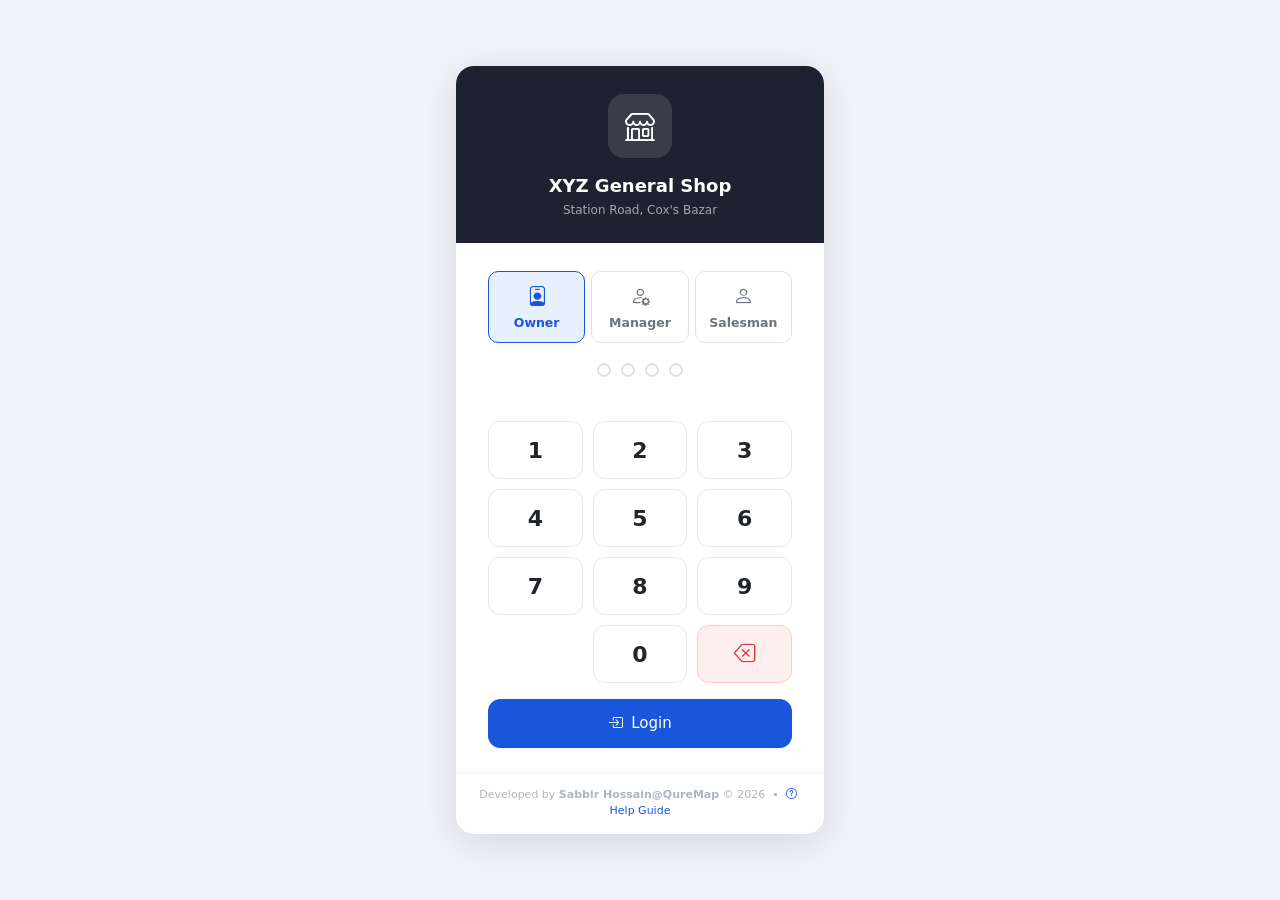
<file: pages/investors.html>
<!DOCTYPE html>
<html lang="en">
<head>
<meta charset="UTF-8">
<meta name="viewport" content="width=device-width, initial-scale=1.0">
<title>Investors & Partners | Sales & Inventory</title>
<link rel="stylesheet" href="https://cdn.jsdelivr.net/npm/bootstrap@5.3.0/dist/css/bootstrap.min.css">
<link rel="stylesheet" href="https://cdn.jsdelivr.net/npm/bootstrap-icons@1.11.0/font/bootstrap-icons.css">
<link rel="stylesheet" href="../assets/css/style.css">
<style>
.investor-card { border-radius: 12px; overflow: hidden; border: 1px solid var(--card-border, #edf0f5); background: var(--card-bg, #fff); box-shadow: var(--card-shadow); margin-bottom: 16px; }
.investor-card-header { padding: 14px 16px; display: flex; align-items: center; gap: 12px; }
.investor-avatar { width: 48px; height: 48px; border-radius: 50%; display: flex; align-items: center; justify-content: center; font-size: 20px; font-weight: 700; color: #fff; flex-shrink: 0; }
.share-ring { position: relative; display: inline-block; }
.profit-row { display: flex; justify-content: space-between; padding: 6px 0; border-bottom: 1px solid var(--card-border, #f0f2f5); font-size: 13px; }
.profit-row:last-child { border-bottom: none; }
.ledger-row-credit { color: #198754; }
.ledger-row-debit { color: #dc3545; }
</style>
</head>
<body>
<div class="app-layout">

  <aside class="sidebar" id="sidebar">
    <div class="sidebar-brand">
      <div class="sidebar-brand-icon"><i class="bi bi-shop"></i></div>
      <div class="sidebar-brand-text">Sales & Inventory<br><small>Management System</small></div>
    </div>
    <div class="sidebar-shop shop-header"></div>
    <nav id="sideNav"></nav>
    <div class="sidebar-footer"><div id="syncStatus"></div></div>
  </aside>
  <div class="sidebar-overlay" id="sidebarOverlay"></div>

  <div class="main-wrap">
    <header class="topbar">
      <button class="topbar-toggle" id="sidebarToggle"><i class="bi bi-list"></i></button>
      <span id="topShopName">Sales & Inventory</span>
      <div class="topbar-actions"><div id="userBadge"></div>
        <button class="btn btn-sm btn-outline-primary" id="syncBtn" onclick="GOOGLE.syncAll()"><i class="bi bi-cloud-upload me-1"></i>Sync</button>
        <button class="btn btn-sm btn-outline-secondary" id="langToggle"><i class="bi bi-translate me-1"></i>EN/বাং</button>
      </div>
    </header>

    <main class="page-content">
      <div class="d-flex align-items-center justify-content-between mb-3 flex-wrap gap-2">
        <div class="page-title mb-0"><i class="bi bi-people-fill"></i> <span data-t="investors">Investors & Partners</span></div>
        <button class="btn btn-primary" onclick="INVESTORS.openInvestorModal()">
          <i class="bi bi-person-plus me-1"></i><span data-t="addInvestor">Add Investor / Partner</span>
        </button>
      </div>

      <!-- Summary Cards -->
      <div class="row g-3 mb-4">
        <div class="col-6 col-md-3">
          <div class="summary-card">
            <div class="summary-card-icon icon-blue"><i class="bi bi-people"></i></div>
            <div class="summary-card-body">
              <div class="summary-card-label" data-t="partners">Total Partners</div>
              <div class="summary-card-value" id="cardPartners">0</div>
            </div>
          </div>
        </div>
        <div class="col-6 col-md-3">
          <div class="summary-card">
            <div class="summary-card-icon icon-green"><i class="bi bi-cash-stack"></i></div>
            <div class="summary-card-body">
              <div class="summary-card-label" data-t="totalCapital">Total Capital Invested</div>
              <div class="summary-card-value" id="cardCapital">BDT 0</div>
            </div>
          </div>
        </div>
        <div class="col-6 col-md-3">
          <div class="summary-card">
            <div class="summary-card-icon icon-purple"><i class="bi bi-graph-up-arrow"></i></div>
            <div class="summary-card-body">
              <div class="summary-card-label" data-t="netProfit">Net Profit (All Time)</div>
              <div class="summary-card-value" id="cardNetProfit">BDT 0</div>
            </div>
          </div>
        </div>
        <div class="col-6 col-md-3">
          <div class="summary-card">
            <div class="summary-card-icon icon-orange"><i class="bi bi-percent"></i></div>
            <div class="summary-card-body">
              <div class="summary-card-label" data-t="roi">Overall ROI</div>
              <div class="summary-card-value" id="cardROI">0%</div>
            </div>
          </div>
        </div>
      </div>

      <!-- Period selector for profit distribution -->
      <div class="panel mb-4">
        <div class="panel-body py-2">
          <div class="row g-2 align-items-center">
            <div class="col-auto fw-semibold" data-t="profitDistribution">Calculate Profit Distribution For:</div>
            <div class="col-auto">
              <select class="form-select form-select-sm" id="profitPeriod">
                <option value="month">This Month</option>
                <option value="quarter">This Quarter</option>
                <option value="year">This Year</option>
                <option value="alltime" selected>All Time</option>
                <option value="custom">Custom Range</option>
              </select>
            </div>
            <div id="customProfitRange" class="col-auto d-none">
              <div class="d-flex gap-2 align-items-center">
                <input type="date" class="form-control form-control-sm" id="profitFrom">
                <span>to</span>
                <input type="date" class="form-control form-control-sm" id="profitTo">
              </div>
            </div>
            <div class="col-auto">
              <button class="btn btn-primary btn-sm" onclick="INVESTORS.renderDistribution()">
                <i class="bi bi-calculator me-1"></i>Calculate
              </button>
            </div>
            <div class="col-auto ms-auto">
              <button class="btn btn-outline-secondary btn-sm" onclick="INVESTORS.exportLedger()">
                <i class="bi bi-filetype-csv me-1"></i><span data-t="ledger">Export Ledger</span>
              </button>
            </div>
          </div>
        </div>
      </div>

      <!-- Profit Distribution Cards -->
      <div class="row g-3 mb-4" id="distributionCards">
        <div class="col-12 text-center text-muted py-3">
          <i class="bi bi-people fs-1 d-block mb-2 opacity-25"></i>
          Add investors to see profit distribution
        </div>
      </div>

      <!-- Main Content Row -->
      <div class="row g-3">
        <!-- Investors List -->
        <div class="col-12 col-lg-5">
          <div class="panel">
            <div class="panel-header"><i class="bi bi-people me-2"></i><span data-t="partners">Partners & Investors</span></div>
            <div class="panel-body" id="investorsList">
              <div class="text-center text-muted py-4">No investors added yet</div>
            </div>
          </div>
        </div>

        <!-- Capital Transactions -->
        <div class="col-12 col-lg-7">
          <!-- Add Transaction -->
          <div class="panel mb-3">
            <div class="panel-header"><i class="bi bi-plus-circle me-2"></i><span data-t="capitalTransaction">Record Capital Transaction</span></div>
            <div class="panel-body">
              <div class="row g-2">
                <div class="col-md-4">
                  <label class="form-label" data-t="investor">Investor / Partner *</label>
                  <select class="form-select" id="txnInvestor">
                    <option value="">-- Select --</option>
                  </select>
                </div>
                <div class="col-md-3">
                  <label class="form-label" data-t="description">Transaction Type *</label>
                  <select class="form-select" id="txnType">
                    <option value="investment">💰 Investment (In)</option>
                    <option value="withdrawal">💸 Withdrawal (Out)</option>
                    <option value="profit_share">📈 Profit Distribution</option>
                    <option value="loan">🏦 Loan to Business</option>
                  </select>
                </div>
                <div class="col-md-3">
                  <label class="form-label"><span data-t="amount">Amount</span> (BDT) *</label>
                  <div class="input-group">
                    <span class="input-group-text">৳</span>
                    <input type="number" class="form-control" id="txnAmount" min="0" step="0.01">
                  </div>
                </div>
                <div class="col-md-2">
                  <label class="form-label" data-t="date">Date *</label>
                  <input type="date" class="form-control" id="txnDate">
                </div>
                <div class="col-md-8">
                  <label class="form-label" data-t="notes">Notes</label>
                  <input type="text" class="form-control" id="txnNotes" placeholder="Optional description">
                </div>
                <div class="col-md-4 d-flex align-items-end">
                  <button class="btn btn-primary w-100" id="saveTxnBtn">
                    <i class="bi bi-save me-1"></i><span data-t="capitalTransaction">Record Transaction</span>
                  </button>
                </div>
              </div>
            </div>
          </div>

          <!-- Transaction Ledger -->
          <div class="panel">
            <div class="panel-header d-flex justify-content-between flex-wrap gap-2">
              <span><i class="bi bi-journal-text me-2"></i><span data-t="ledger">Transaction Ledger</span></span>
              <select class="form-select form-select-sm" id="ledgerFilter" style="width:180px">
                <option value="">All Investors</option>
              </select>
            </div>
            <div class="table-responsive">
              <table class="table table-hover">
                <thead>
                  <tr><th><span data-t="date">Date</span></th><th data-t="investor">Investor</th><th data-t="description">Type</th><th data-t="notes">Notes</th><th class="text-end" data-t="amount">Amount</th><th></th></tr>
                </thead>
                <tbody id="ledgerBody"></tbody>
                <tfoot>
                  <tr class="table-light fw-bold">
                    <td colspan="4" class="text-end" data-t="netBalance">Net Capital Balance:</td>
                    <td class="text-end" id="ledgerBalance">BDT 0</td>
                    <td></td>
                  </tr>
                </tfoot>
              </table>
            </div>
            <div class="panel-body pt-0 d-flex justify-content-end"><div id="ledgerPagination"></div></div>
          </div>
        </div>
      </div>
    </main>

    <footer class="app-footer no-print"></footer>
  </div>
</div>

<!-- Investor Modal -->
<div class="modal fade" id="investorModal" tabindex="-1">
  <div class="modal-dialog modal-dialog-centered">
    <div class="modal-content">
      <div class="modal-header"><h5 class="modal-title" id="investorModalTitle" data-t="addInvestor">Add Investor / Partner</h5><button class="btn-close" data-bs-dismiss="modal"></button></div>
      <div class="modal-body">
        <div class="row g-3">
          <div class="col-md-6">
            <label class="form-label" data-t="ownerName">Full Name *</label>
            <input type="text" class="form-control" id="invName">
          </div>
          <div class="col-md-6">
            <label class="form-label" data-t="mobile">Mobile</label>
            <input type="tel" class="form-control" id="invMobile" placeholder="01XXXXXXXXX">
          </div>
          <div class="col-md-6">
            <label class="form-label" data-t="email">Email</label>
            <input type="email" class="form-control" id="invEmail">
          </div>
          <div class="col-md-6">
            <label class="form-label" data-t="joinDate">Join Date</label>
            <input type="date" class="form-control" id="invJoinDate">
          </div>
          <div class="col-12">
            <label class="form-label">Share / Equity % <span class="text-muted small">(profit distributed proportionally)</span></label>
            <div class="input-group">
              <input type="number" class="form-control" id="invShare" min="0" max="100" step="0.1" placeholder="e.g. 50">
              <span class="input-group-text">%</span>
            </div>
            <div class="form-text" id="shareWarning"></div>
          </div>
          <div class="col-12">
            <label class="form-label" data-t="notes">Notes / Role</label>
            <textarea class="form-control" id="invNotes" rows="2" placeholder="e.g. Silent partner, Operations head..."></textarea>
          </div>
        </div>
      </div>
      <div class="modal-footer">
        <button class="btn btn-secondary" data-bs-dismiss="modal">Cancel</button>
        <button class="btn btn-primary" id="saveInvestorBtn">Save</button>
      </div>
    </div>
  </div>
</div>

<script src="https://cdn.jsdelivr.net/npm/bootstrap@5.3.0/dist/js/bootstrap.bundle.min.js"></script>
<script src="../assets/js/storage.js"></script>
<script src="../assets/js/auth.js"></script>
<script src="../assets/js/sheet-sync.js"></script>
<script src="../assets/js/app.js"></script>
<script>
const INVESTORS = {
  editingId: null,
  ledgerPage: 1,
  COLORS: ['#0d6efd','#198754','#dc3545','#fd7e14','#6f42c1','#0dcaf0','#d63384','#20c997'],

  init() {
    APP.currentPage = 'investors';
    document.getElementById('txnDate').value = new Date().toISOString().split('T')[0];
    document.getElementById('invJoinDate').value = new Date().toISOString().split('T')[0];
    document.getElementById('profitPeriod')?.addEventListener('change', e => {
      document.getElementById('customProfitRange')?.classList.toggle('d-none', e.target.value !== 'custom');
    });
    document.getElementById('invShare')?.addEventListener('input', () => this.checkShareWarning());
    this.bindEvents();
    this.renderAll();
  },

  renderAll() {
    this.renderCards();
    this.renderInvestorsList();
    this.renderDistribution();
    this.renderLedger();
    this.loadInvestorSelects();
  },

  renderCards() {
    const investors = DB.getInvestors();
    const capital = DB.getTotalCapital();
    const profit = DB.calcProfitSummary();
    document.getElementById('cardPartners').textContent = investors.length;
    document.getElementById('cardCapital').textContent = APP.fmt(capital);
    document.getElementById('cardNetProfit').textContent = APP.fmt(profit.netProfit);
    document.getElementById('cardROI').textContent = profit.roi + '%';
  },

  getProfitRange() {
    const period = document.getElementById('profitPeriod')?.value || 'alltime';
    const now = new Date();
    if (period === 'alltime') return { from: null, to: null };
    if (period === 'month') return {
      from: `${now.getFullYear()}-${String(now.getMonth()+1).padStart(2,'0')}-01`,
      to: now.toISOString().split('T')[0]
    };
    if (period === 'quarter') {
      const q = Math.floor(now.getMonth() / 3);
      return { from: `${now.getFullYear()}-${String(q*3+1).padStart(2,'0')}-01`, to: now.toISOString().split('T')[0] };
    }
    if (period === 'year') return { from: `${now.getFullYear()}-01-01`, to: now.toISOString().split('T')[0] };
    if (period === 'custom') return {
      from: document.getElementById('profitFrom')?.value || null,
      to: document.getElementById('profitTo')?.value || null
    };
    return { from: null, to: null };
  },

  renderDistribution() {
    const { from, to } = this.getProfitRange();
    const summary = DB.calcProfitSummary(from, to);
    const distribution = DB.distributeProfit(summary.netProfit);
    const el = document.getElementById('distributionCards');
    if (!el) return;

    if (!distribution.length) {
      el.innerHTML = `<div class="col-12 text-center text-muted py-3"><i class="bi bi-people fs-1 d-block mb-2 opacity-25"></i>Add investors to see profit distribution</div>`;
      return;
    }

    const periodLabel = document.getElementById('profitPeriod')?.selectedOptions[0]?.text || 'All Time';
    const isProfit = summary.netProfit >= 0;

    el.innerHTML = `
      <div class="col-12">
        <div class="panel mb-3">
          <div class="panel-body">
            <div class="row g-2 text-center">
              <div class="col-6 col-md-3">
                <div class="text-muted small">Period Revenue</div>
                <div class="fw-bold text-success">${APP.fmt(summary.revenue)}</div>
              </div>
              <div class="col-6 col-md-3">
                <div class="text-muted small">Total COGS</div>
                <div class="fw-bold">${APP.fmt(summary.cogs)}</div>
              </div>
              <div class="col-6 col-md-3">
                <div class="text-muted small">Operating Expenses</div>
                <div class="fw-bold text-danger">${APP.fmt(summary.expenses)}</div>
              </div>
              <div class="col-6 col-md-3">
                <div class="text-muted small fw-bold">NET ${isProfit?'PROFIT':'LOSS'} (${periodLabel})</div>
                <div class="fw-bold fs-5 ${isProfit?'text-success':'text-danger'}">${APP.fmt(Math.abs(summary.netProfit))}</div>
              </div>
            </div>
          </div>
        </div>
      </div>
      ${distribution.map((inv, i) => {
        const color = this.COLORS[i % this.COLORS.length];
        const isPos = inv.profitShare >= 0;
        return `
        <div class="col-12 col-md-6 col-xl-4">
          <div class="investor-card">
            <div class="investor-card-header" style="background:${color}18;">
              <div class="investor-avatar" style="background:${color};">${(inv.name||'?')[0].toUpperCase()}</div>
              <div class="flex-fill min-w-0">
                <div class="fw-bold" style="color:${color};">${APP.esc(inv.name)}</div>
                <div class="text-muted small">${inv.mobile||''}</div>
              </div>
              <div class="text-end">
                <div class="fw-bold" style="color:${color};">${inv.effectivePct}%</div>
                <div class="text-muted" style="font-size:10px;">share</div>
              </div>
            </div>
            <div class="px-3 py-2">
              <div class="profit-row">
                <span class="text-muted">Capital Invested</span>
                <strong>${APP.fmt(inv.invested)}</strong>
              </div>
              <div class="profit-row">
                <span class="text-muted">Share %</span>
                <strong>${inv.sharePercent}%</strong>
              </div>
              <div class="profit-row">
                <span class="text-muted">${isProfit ? '📈 Profit Share' : '📉 Loss Share'}</span>
                <strong class="${isPos?'text-success':'text-danger'}">${APP.fmt(Math.abs(inv.profitShare))}</strong>
              </div>
              <div class="profit-row" style="border:none;">
                <span style="font-size:11px;color:${color};">
                  ${inv.notes ? APP.esc(inv.notes) : 'Partner'}
                </span>
                <div class="d-flex gap-1">
                  <button class="btn btn-xs btn-outline-secondary" style="padding:2px 6px;font-size:11px;" onclick="INVESTORS.openInvestorModal('${inv.id}')"><i class="bi bi-pencil"></i></button>
                  <button class="btn btn-xs btn-outline-danger" style="padding:2px 6px;font-size:11px;" onclick="INVESTORS.deleteInvestor('${inv.id}')"><i class="bi bi-trash"></i></button>
                </div>
              </div>
            </div>
          </div>
        </div>`;
      }).join('')}`;
  },

  renderInvestorsList() {
    const investors = DB.getInvestors();
    const el = document.getElementById('investorsList');
    if (!el) return;
    if (!investors.length) { el.innerHTML = `<div class="text-center text-muted py-4"><i class="bi bi-people fs-2 d-block mb-2 opacity-25"></i>No investors yet</div>`; return; }
    const totalShare = investors.reduce((s, v) => s + (v.sharePercent||0), 0);
    el.innerHTML = investors.map((inv, i) => {
      const color = this.COLORS[i % this.COLORS.length];
      const invested = DB.getInvestmentsForInvestor(inv.id).filter(t=>t.type==='investment').reduce((s,t)=>s+t.amount,0);
      const withdrawn = DB.getInvestmentsForInvestor(inv.id).filter(t=>t.type==='withdrawal').reduce((s,t)=>s+t.amount,0);
      return `
        <div class="d-flex align-items-center gap-2 py-2 border-bottom">
          <div class="investor-avatar" style="background:${color};width:36px;height:36px;font-size:14px;">${(inv.name||'?')[0].toUpperCase()}</div>
          <div class="flex-fill min-w-0">
            <div class="fw-semibold">${APP.esc(inv.name)}</div>
            <div class="text-muted small">${inv.mobile||''}</div>
          </div>
          <div class="text-end">
            <div class="fw-bold" style="color:${color};">${inv.sharePercent}%</div>
            <div class="text-muted" style="font-size:10px;">Inv: ${APP.fmt(invested)}</div>
          </div>
        </div>`;
    }).join('') +
    `<div class="d-flex justify-content-between pt-2 small text-muted">
       <span>Total shares allocated:</span>
       <strong class="${totalShare > 100 ? 'text-danger' : totalShare === 100 ? 'text-success' : 'text-warning'}">${totalShare}%</strong>
     </div>
     ${totalShare > 100 ? '<div class="alert alert-danger py-1 small mt-1">⚠️ Total shares exceed 100%! Please correct.</div>' : ''}
     ${totalShare < 100 ? `<div class="alert alert-info py-1 small mt-1">ℹ️ ${100-totalShare}% unallocated (goes to business/owner)</div>` : ''}`;
  },

  loadInvestorSelects() {
    const investors = DB.getInvestors();
    [document.getElementById('txnInvestor'), document.getElementById('ledgerFilter')].forEach((sel, i) => {
      if (!sel) return;
      sel.innerHTML = (i === 1 ? '<option value="">All Investors</option>' : '<option value="">-- Select --</option>') +
        investors.map(v => `<option value="${v.id}">${APP.esc(v.name)}</option>`).join('');
    });
  },

  renderLedger() {
    const filter = document.getElementById('ledgerFilter')?.value || '';
    let txns = DB.getInvestments();
    if (filter) txns = txns.filter(t => t.investorId === filter);
    const paged = APP.paginate(txns, this.ledgerPage, 20);
    const tbody = document.getElementById('ledgerBody');
    if (!tbody) return;
    const typeConfig = {
      investment:   { label: 'Investment',         icon: 'bi-arrow-down-circle-fill', cls: 'text-success', sign: '+' },
      withdrawal:   { label: 'Withdrawal',          icon: 'bi-arrow-up-circle-fill',   cls: 'text-danger',  sign: '-' },
      profit_share: { label: 'Profit Distribution', icon: 'bi-graph-up-arrow',          cls: 'text-primary', sign: '+' },
      loan:         { label: 'Loan',                icon: 'bi-bank',                   cls: 'text-warning', sign: '+' },
    };
    if (!paged.data.length) { tbody.innerHTML = `<tr><td colspan="6" class="text-center text-muted py-3">No transactions yet</td></tr>`; }
    else {
      tbody.innerHTML = paged.data.map(t => {
        const cfg = typeConfig[t.type] || { label: t.type, icon: 'bi-dot', cls: '', sign: '+' };
        return `<tr>
          <td>${APP.fmtDate(t.date)}</td>
          <td><strong>${APP.esc(t.investorName||'-')}</strong></td>
          <td><i class="bi ${cfg.icon} me-1 ${cfg.cls}"></i>${cfg.label}</td>
          <td class="text-muted small">${APP.esc(t.notes||'-')}</td>
          <td class="text-end fw-bold ${cfg.cls}">${cfg.sign}${APP.fmt(t.amount)}</td>
          <td>
            <button class="btn btn-xs btn-outline-danger" style="padding:2px 6px;" onclick="INVESTORS.deleteTxn('${t.id}')"><i class="bi bi-trash"></i></button>
          </td>
        </tr>`;
      }).join('');
    }
    // Net balance
    const netIn  = txns.filter(t => ['investment','profit_share','loan'].includes(t.type)).reduce((s,t)=>s+t.amount,0);
    const netOut = txns.filter(t => t.type === 'withdrawal').reduce((s,t)=>s+t.amount,0);
    document.getElementById('ledgerBalance').textContent = APP.fmt(netIn - netOut);
    APP.renderPagination('ledgerPagination', paged.page, paged.pages, p => { this.ledgerPage = p; this.renderLedger(); });
    document.getElementById('ledgerFilter')?.addEventListener('change', () => { this.ledgerPage=1; this.renderLedger(); });
  },

  checkShareWarning() {
    const val = parseFloat(document.getElementById('invShare')?.value || 0);
    const investors = DB.getInvestors();
    const editingShare = this.editingId ? (DB.getInvestor(this.editingId)?.sharePercent||0) : 0;
    const currentTotal = investors.reduce((s,v) => s + (v.id === this.editingId ? 0 : (v.sharePercent||0)), 0);
    const newTotal = currentTotal + val;
    const warn = document.getElementById('shareWarning');
    if (!warn) return;
    if (newTotal > 100) warn.innerHTML = `<span class="text-danger">⚠️ Total would be ${newTotal}% (exceeds 100%)</span>`;
    else if (newTotal === 100) warn.innerHTML = `<span class="text-success">✅ Total is exactly 100%</span>`;
    else warn.innerHTML = `<span class="text-muted">${100-newTotal}% remaining unallocated</span>`;
  },

  bindEvents() {
    document.getElementById('saveInvestorBtn')?.addEventListener('click', () => this.saveInvestor());
    document.getElementById('saveTxnBtn')?.addEventListener('click', () => this.saveTxn());
  },

  openInvestorModal(id = null) {
    this.editingId = id;
    const inv = id ? DB.getInvestor(id) : null;
    document.getElementById('investorModalTitle').textContent = id ? 'Edit Investor' : 'Add Investor / Partner';
    document.getElementById('invName').value   = inv?.name || '';
    document.getElementById('invMobile').value = inv?.mobile || '';
    document.getElementById('invEmail').value  = inv?.email || '';
    document.getElementById('invShare').value  = inv?.sharePercent || '';
    document.getElementById('invJoinDate').value = inv?.joinDate || new Date().toISOString().split('T')[0];
    document.getElementById('invNotes').value  = inv?.notes || '';
    document.getElementById('shareWarning').innerHTML = '';
    new bootstrap.Modal(document.getElementById('investorModal')).show();
  },

  saveInvestor() {
    const name = document.getElementById('invName')?.value.trim();
    if (!name) { APP.showToast('Name is required', 'warning'); return; }
    const share = parseFloat(document.getElementById('invShare')?.value || 0);
    const others = DB.getInvestors().reduce((s,v) => s + (v.id === this.editingId ? 0 : (v.sharePercent||0)), 0);
    if (others + share > 100.01) { APP.showToast(`Total shares would be ${(others+share).toFixed(1)}% — exceeds 100%`, 'warning'); return; }

    const data = { name, mobile: document.getElementById('invMobile')?.value||'',
      email: document.getElementById('invEmail')?.value||'',
      sharePercent: share,
      joinDate: document.getElementById('invJoinDate')?.value||'',
      notes: document.getElementById('invNotes')?.value.trim()||'' };

    if (this.editingId) DB.updateInvestor(this.editingId, data);
    else DB.addInvestor(data);

    bootstrap.Modal.getInstance(document.getElementById('investorModal'))?.hide();
    APP.showToast('Investor saved!', 'success');
    this.renderAll();
  },

  deleteInvestor(id) {
    const inv = DB.getInvestor(id);
    const txns = DB.getInvestmentsForInvestor(id).length;
    const msg = txns > 0
      ? `Delete "${inv?.name}"? This will also remove their ${txns} transaction(s). This cannot be undone.`
      : `Delete investor "${inv?.name}"?`;
    APP.showConfirm(msg, () => {
      DB.deleteInvestor(id);
      APP.showToast('Investor deleted', 'info');
      this.renderAll();
    });
  },

  saveTxn() {
    const investorId = document.getElementById('txnInvestor')?.value;
    if (!investorId) { APP.showToast('Select an investor', 'warning'); return; }
    const amount = parseFloat(document.getElementById('txnAmount')?.value || 0);
    if (amount <= 0) { APP.showToast('Amount must be greater than 0', 'warning'); return; }
    const investor = DB.getInvestor(investorId);
    DB.addInvestment({
      investorId, investorName: investor?.name||'',
      type: document.getElementById('txnType')?.value || 'investment',
      amount, date: document.getElementById('txnDate')?.value,
      notes: document.getElementById('txnNotes')?.value.trim()||'',
    });
    APP.showToast('Transaction recorded!', 'success');
    APP.updateSyncStatus();
    document.getElementById('txnAmount').value = '';
    document.getElementById('txnNotes').value = '';
    this.renderAll();
  },

  deleteTxn(id) {
    APP.showConfirm('Delete this transaction?', () => {
      DB.deleteInvestment(id);
      APP.showToast('Transaction deleted', 'info');
      this.renderLedger();
      this.renderCards();
    });
  },

  exportLedger() {
    const data = DB.getInvestments().map(t => ({
      date: t.date, investor: t.investorName, type: t.type,
      amount: t.amount, notes: t.notes, createdAt: t.createdAt
    }));
    APP.exportCSV(data, 'investor-ledger.csv');
  }
};

document.addEventListener('DOMContentLoaded', () => {
    // Auth guard + user badge
    if (!AUTH.guard('investors')) return;
    AUTH.renderUserBadge();
    AUTH.applyRestrictions();

  document.getElementById('sidebarToggle')?.addEventListener('click', () => {
    document.getElementById('sidebar').classList.toggle('open');
    document.getElementById('sidebarOverlay').classList.toggle('show');
  });
  document.getElementById('sidebarOverlay')?.addEventListener('click', () => {
    document.getElementById('sidebar').classList.remove('open');
    document.getElementById('sidebarOverlay').classList.remove('show');
  });
  INVESTORS.init();
});
</script>
</body>
</html>
</file>
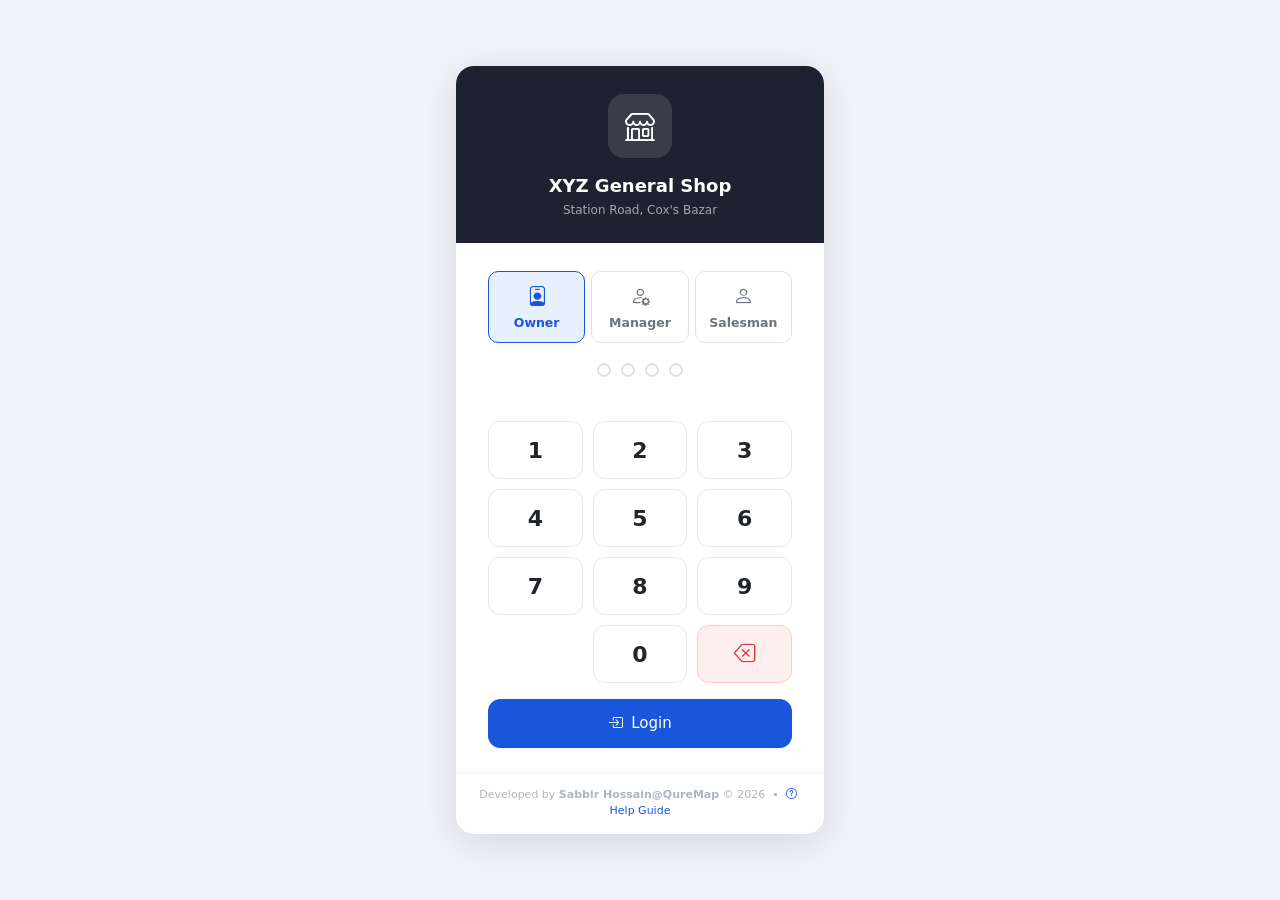
<file: pages/invoice.html>
<!DOCTYPE html>
<html lang="en">
<head>
<meta charset="UTF-8">
<meta name="viewport" content="width=device-width, initial-scale=1.0">
<title>Invoice | Sales & Inventory</title>
<link rel="stylesheet" href="https://cdn.jsdelivr.net/npm/bootstrap@5.3.0/dist/css/bootstrap.min.css">
<link rel="stylesheet" href="https://cdn.jsdelivr.net/npm/bootstrap-icons@1.11.0/font/bootstrap-icons.css">
<link rel="stylesheet" href="../assets/css/style.css">
</head>
<body>
<div class="app-layout">

  <aside class="sidebar" id="sidebar">
    <div class="sidebar-brand">
      <div class="sidebar-brand-icon"><i class="bi bi-shop"></i></div>
      <div class="sidebar-brand-text">Sales & Inventory<br><small>Management System</small></div>
    </div>
    <div class="sidebar-shop shop-header"></div>
    <nav id="sideNav"></nav>
    <div class="sidebar-footer">
      <div id="syncStatus"></div>
      <div class="mt-1">v1.0 &bull; Offline Ready</div>
    </div>
  </aside>
  <div class="sidebar-overlay" id="sidebarOverlay"></div>

  <div class="main-wrap">
    <header class="topbar">
      <button class="topbar-toggle" id="sidebarToggle"><i class="bi bi-list"></i></button>
      <span id="topShopName">Sales & Inventory</span>
      <div class="topbar-actions"><div id="userBadge"></div>
        <button class="btn btn-sm btn-outline-primary no-print" id="syncBtn" onclick="GOOGLE.syncAll()"><i class="bi bi-cloud-upload me-1"></i>Sync</button>
        <button class="btn btn-sm btn-outline-secondary no-print" id="langToggle"><i class="bi bi-translate me-1"></i>EN/বাং</button>
      </div>
    </header>

    <main class="page-content">
      <div class="page-title no-print"><i class="bi bi-receipt"></i> <span data-t="invoice">Invoice</span></div>

      <div class="row g-3">
        <!-- LEFT: Invoice Form -->
        <div class="col-12 col-xl-7">
          <!-- Header Info -->
          <div class="panel mb-3">
            <div class="panel-header"><i class="bi bi-info-circle me-2"></i>Invoice Details</div>
            <div class="panel-body">
              <div class="row g-2">
                <div class="col-md-4">
                  <label class="form-label" data-t="invoiceNo">Invoice No</label>
                  <input type="text" class="form-control" id="invNo" readonly>
                </div>
                <div class="col-md-4">
                  <label class="form-label" data-t="date">Date</label>
                  <input type="date" class="form-control" id="invDate">
                </div>
                <div class="col-md-4">
                  <label class="form-label" data-t="customer">Customer</label>
                  <select class="form-select" id="invCustomerSel"></select>
                </div>
                <div class="col-md-6">
                  <label class="form-label">Customer Name</label>
                  <input type="text" class="form-control" id="invCustomerName" data-tp="customerName">
                </div>
                <div class="col-md-6">
                  <label class="form-label" data-t="mobile">Mobile</label>
                  <input type="tel" class="form-control" id="invMobile" placeholder="01XXXXXXXXX">
                </div>
              </div>
            </div>
          </div>

          <!-- Add Item -->
          <div class="panel mb-3">
            <div class="panel-header"><i class="bi bi-plus-circle me-2"></i>Add Product</div>
            <div class="panel-body">
              <div class="row g-2 align-items-end">
                <div class="col-12 col-md-5">
                  <label class="form-label" data-t="product">Product</label>
                  <select class="form-select" id="itemProductSel"></select>
                </div>
                <div class="col-4 col-md-2">
                  <label class="form-label" data-t="quantity">Qty</label>
                  <input type="number" class="form-control" id="itemQty" value="1" min="1">
                </div>
                <div class="col-4 col-md-2">
                  <label class="form-label" data-t="price">Price</label>
                  <input type="number" class="form-control" id="itemPrice" placeholder="0">
                </div>
                <div class="col-4 col-md-2" id="itemDiscountWrap">
                  <label class="form-label" data-t="discount">Disc.</label>
                  <input type="number" class="form-control" id="itemDiscount" placeholder="0" value="0">
                </div>
                <div class="col-6 col-md-1">
                  <label class="form-label">Total</label>
                  <input type="text" class="form-control bg-light" id="itemTotal" readonly>
                </div>
                <div class="col-6 col-md-auto">
                  <button class="btn btn-success w-100" id="addItemBtn"><i class="bi bi-plus-lg me-1"></i>Add</button>
                </div>
              </div>
            </div>
          </div>

          <!-- Items Table -->
          <div class="panel mb-3">
            <div class="panel-header"><i class="bi bi-list-ul me-2"></i>Invoice Items</div>
            <div class="table-responsive">
              <table class="table">
                <thead><tr><th>Product</th><th>Qty</th><th>Price</th><th>Disc</th><th>Total</th><th></th></tr></thead>
                <tbody id="invItemsBody">
                  <tr><td colspan="6" class="text-center text-muted py-3">No items added yet</td></tr>
                </tbody>
              </table>
            </div>
          </div>

          <!-- Totals & Payment -->
          <div class="panel mb-3">
            <div class="panel-header"><i class="bi bi-calculator me-2"></i>Payment</div>
            <div class="panel-body">
              <div class="row g-3">
                <div class="col-md-6">
                  <div class="invoice-totals">
                    <div class="invoice-total-row"><span>Subtotal:</span><strong id="invSubtotal">BDT 0.00</strong></div>
                    <div class="row g-1 my-2">
                      <div class="col-6">
                        <label class="form-label small" data-t="discount">Discount (BDT)</label>
                        <input type="number" class="form-control form-control-sm" id="invDiscount" value="0" min="0">
                        <div class="form-text" id="discountLimitHint"></div>
                      </div>
                      <div class="col-6">
                        <label class="form-label small" data-t="tax">Tax (%)</label>
                        <input type="number" class="form-control form-control-sm" id="invTax" value="0" min="0">
                      </div>
                    </div>
                    <div class="invoice-total-row"><span>Tax Amount:</span><span id="invTaxAmt">BDT 0.00</span></div>
                    <div class="invoice-total-row grand"><span data-t="grandTotal">Grand Total:</span><strong id="invGrandTotal">BDT 0.00</strong></div>
                    <input type="hidden" id="invGrandInput" value="0">
                  </div>
                </div>
                <div class="col-md-6">
                  <!-- Payment Method -->
                  <label class="form-label" data-t="paymentMethod">Payment Method</label>
                  <div class="d-flex gap-1 mb-3">
                    <div class="pay-method-btn"><input type="radio" name="payMethod" id="pm_cash" value="cash" checked><label for="pm_cash"><i class="bi bi-cash"></i><br>Cash</label></div>
                    <div class="pay-method-btn"><input type="radio" name="payMethod" id="pm_bkash" value="bkash"><label for="pm_bkash">💳<br>bKash</label></div>
                    <div class="pay-method-btn"><input type="radio" name="payMethod" id="pm_nagad" value="nagad"><label for="pm_nagad">💳<br>Nagad</label></div>
                    <div class="pay-method-btn"><input type="radio" name="payMethod" id="pm_rocket" value="rocket"><label for="pm_rocket">🚀<br>Rocket</label></div>
                    <div class="pay-method-btn"><input type="radio" name="payMethod" id="pm_card" value="card"><label for="pm_card"><i class="bi bi-credit-card"></i><br>Card</label></div>
                  </div>
                  <div class="row g-2">
                    <div class="col-6">
                      <label class="form-label" data-t="paidAmount">Paid</label>
                      <input type="number" class="form-control" id="invPaid" placeholder="0" min="0">
                    </div>
                    <div class="col-6">
                      <label class="form-label" data-t="dueAmount">Due</label>
                      <input type="text" class="form-control bg-light text-danger fw-bold" id="invDue" readonly>
                    </div>
                  </div>
                  <div class="mt-2">
                    <label class="form-label" data-t="notes">Notes</label>
                    <textarea class="form-control" id="invNotes" rows="2"></textarea>
                  </div>
                </div>
              </div>
            </div>
          </div>

          <!-- Action Buttons -->
          <div class="d-flex gap-2 flex-wrap no-print">
            <button class="btn btn-outline-secondary" id="saveDraftBtn"><i class="bi bi-cloud me-1"></i><span data-t="saveDraft">Save Draft</span></button>
            <button class="btn btn-success btn-lg flex-fill" id="postSaleBtn"><i class="bi bi-check-circle me-1"></i><span data-t="postSale">Post Sale</span></button>
            <button class="btn btn-outline-primary" id="printInvBtn"><i class="bi bi-printer me-1"></i><span data-t="printInvoice">Print</span></button>
            <button class="btn btn-outline-danger" id="downloadPDFBtn"><i class="bi bi-file-pdf me-1"></i>PDF</button>
            <button class="btn btn-outline-success" id="whatsappBtn"><i class="bi bi-whatsapp me-1"></i>WhatsApp</button>
            <button class="btn btn-secondary" id="newInvBtn"><i class="bi bi-plus me-1"></i><span data-t="newInvoice">New</span></button>
          </div>
        </div>

        <!-- RIGHT: Invoice Preview -->
        <div class="col-12 col-xl-5">
          <div class="panel sticky-top" style="top:70px;" id="invoiceResult" style="display:none;">
            <div class="panel-header d-flex justify-content-between">
              <span><i class="bi bi-eye me-2"></i>Invoice Preview</span>
              <button class="btn btn-sm btn-primary" onclick="INVOICE.printInvoice()"><i class="bi bi-printer me-1"></i>Print</button>
            </div>
            <div class="panel-body p-2" id="invoicePrintArea">
              <div class="text-center text-muted py-5">
                <i class="bi bi-receipt fs-1 d-block mb-2 opacity-25"></i>
                Post a sale to see the invoice preview
              </div>
            </div>
          </div>
          <div class="panel" id="invoiceResult">
            <div class="panel-header d-flex justify-content-between">
              <span><i class="bi bi-eye me-2"></i>Invoice Preview</span>
              <div class="d-flex gap-1">
                <button class="btn btn-sm btn-primary" onclick="INVOICE.printInvoice()"><i class="bi bi-printer"></i></button>
                <button class="btn btn-sm btn-danger" onclick="INVOICE.downloadPDF()"><i class="bi bi-file-pdf"></i></button>
                <button class="btn btn-sm btn-success" onclick="INVOICE.sendWhatsApp()"><i class="bi bi-whatsapp"></i></button>
              </div>
            </div>
            <div class="panel-body p-2" id="invoicePrintArea">
              <div class="text-center text-muted py-5">
                <i class="bi bi-receipt fs-1 d-block mb-2 opacity-25"></i>
                <small>Post a sale to see the invoice here</small>
              </div>
            </div>
          </div>
        </div>
      </div>
    </main>

      <footer class="app-footer no-print"></footer>
    </div>
</div>

<script src="https://cdn.jsdelivr.net/npm/bootstrap@5.3.0/dist/js/bootstrap.bundle.min.js"></script>
<script src="../assets/js/storage.js"></script>
<script src="../assets/js/auth.js"></script>
<script src="../assets/js/sheet-sync.js"></script>
<script src="../assets/js/app.js"></script>
<script src="../assets/js/invoice.js"></script>
<script>
  document.addEventListener('DOMContentLoaded', () => {
    // Auth guard + user badge
    if (!AUTH.guard('invoice')) return;
    AUTH.renderUserBadge();
    AUTH.applyRestrictions();

    document.getElementById('sidebarToggle')?.addEventListener('click', () => {
      document.getElementById('sidebar').classList.toggle('open');
      document.getElementById('sidebarOverlay').classList.toggle('show');
    });
    document.getElementById('sidebarOverlay')?.addEventListener('click', () => {
      document.getElementById('sidebar').classList.remove('open');
      document.getElementById('sidebarOverlay').classList.remove('show');
    });
    INVOICE.init();
  });
</script>
</body>
</html>
</file>
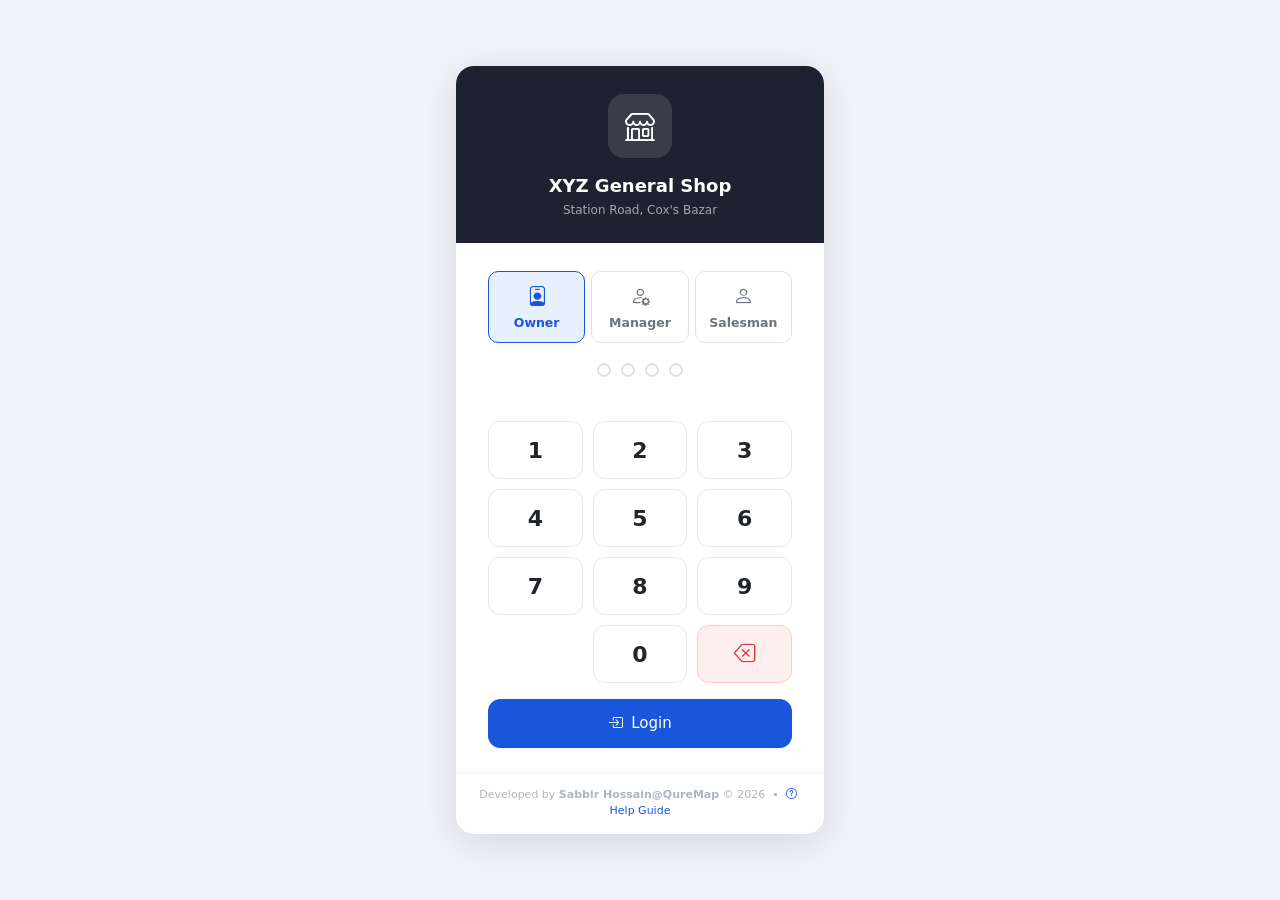
<file: pages/master-data.html>
<!DOCTYPE html>
<html lang="en">
<head>
<meta charset="UTF-8">
<meta name="viewport" content="width=device-width, initial-scale=1.0">
<title>Master Data | Sales & Inventory</title>
<link rel="stylesheet" href="https://cdn.jsdelivr.net/npm/bootstrap@5.3.0/dist/css/bootstrap.min.css">
<link rel="stylesheet" href="https://cdn.jsdelivr.net/npm/bootstrap-icons@1.11.0/font/bootstrap-icons.css">
<link rel="stylesheet" href="../assets/css/style.css">
</head>
<body>
<div class="app-layout">

  <aside class="sidebar" id="sidebar">
    <div class="sidebar-brand">
      <div class="sidebar-brand-icon"><i class="bi bi-shop"></i></div>
      <div class="sidebar-brand-text">Sales & Inventory<br><small>Management System</small></div>
    </div>
    <div class="sidebar-shop shop-header"></div>
    <nav id="sideNav"></nav>
    <div class="sidebar-footer"><div id="syncStatus"></div></div>
  </aside>
  <div class="sidebar-overlay" id="sidebarOverlay"></div>

  <div class="main-wrap">
    <header class="topbar">
      <button class="topbar-toggle" id="sidebarToggle"><i class="bi bi-list"></i></button>
      <span id="topShopName">Sales & Inventory</span>
      <div class="topbar-actions"><div id="userBadge"></div>
        <button class="btn btn-sm btn-outline-primary" id="syncBtn" onclick="GOOGLE.syncAll()"><i class="bi bi-cloud-upload me-1"></i>Sync</button>
        <button class="btn btn-sm btn-outline-secondary" id="langToggle"><i class="bi bi-translate me-1"></i>EN/বাং</button>
      </div>
    </header>

    <main class="page-content">
      <div class="page-title"><i class="bi bi-table"></i> <span data-t="masterData">Master Data</span></div>

      <!-- Tabs -->
      <ul class="nav nav-tabs mb-3" id="masterTabs">
        <li class="nav-item"><a class="nav-link active" href="#" data-tab="sales"><i class="bi bi-receipt me-1"></i>Sales</a></li>
        <li class="nav-item"><a class="nav-link" href="#" data-tab="stock"><i class="bi bi-arrow-repeat me-1"></i>Stock</a></li>
        <li class="nav-item"><a class="nav-link" href="#" data-tab="customers"><i class="bi bi-people me-1"></i>Customers</a></li>
        <li class="nav-item"><a class="nav-link" href="#" data-tab="suppliers"><i class="bi bi-truck me-1"></i>Suppliers</a></li>
        <li class="nav-item"><a class="nav-link" href="#" data-tab="products"><i class="bi bi-box-seam me-1"></i>Products</a></li>
      </ul>

      <!-- Sales Tab -->
      <div id="tab-sales" class="tab-pane-content">
        <div class="panel">
          <div class="panel-header d-flex justify-content-between flex-wrap gap-2">
            <span><i class="bi bi-receipt me-1"></i>All Sales</span>
            <div class="d-flex gap-2 flex-wrap">
              <input type="date" class="form-control form-control-sm" id="salesFrom" style="width:130px">
              <input type="date" class="form-control form-control-sm" id="salesTo" style="width:130px">
              <input type="text" class="form-control form-control-sm" id="salesSearch" placeholder="Search..." style="width:160px">
              <button class="btn btn-sm btn-outline-secondary" onclick="MASTERDATA.exportSalesCSV()"><i class="bi bi-filetype-csv"></i> CSV</button>
            </div>
          </div>
          <div class="table-responsive">
            <table class="table table-hover">
              <thead><tr><th>Invoice</th><th>Date</th><th>Customer</th><th>Mobile</th><th>Total</th><th>Paid</th><th>Due</th><th>Method</th><th>Status</th></tr></thead>
              <tbody id="salesBody"></tbody>
            </table>
          </div>
          <div class="panel-body pt-0 d-flex justify-content-between align-items-center">
            <div id="salesSummary" class="text-muted small"></div>
            <div id="salesPagination"></div>
          </div>
        </div>
      </div>

      <!-- Stock Tab -->
      <div id="tab-stock" class="tab-pane-content d-none">
        <div class="panel">
          <div class="panel-header d-flex justify-content-between flex-wrap gap-2">
            <span><i class="bi bi-arrow-repeat me-1"></i>Stock Entries</span>
            <div class="d-flex gap-2">
              <input type="text" class="form-control form-control-sm" id="stockSearch" placeholder="Search..." style="width:180px">
              <button class="btn btn-sm btn-outline-secondary" onclick="APP.exportCSV(DB.getStockEntries(),'stock.csv')"><i class="bi bi-filetype-csv"></i> CSV</button>
            </div>
          </div>
          <div class="table-responsive">
            <table class="table table-hover">
              <thead><tr><th>Date</th><th>Product</th><th>Supplier</th><th>Qty</th><th>Price</th><th>Total Cost</th><th>Status</th></tr></thead>
              <tbody id="stockBody"></tbody>
            </table>
          </div>
          <div class="panel-body pt-0 d-flex justify-content-end"><div id="stockPagination2"></div></div>
        </div>
      </div>

      <!-- Customers Tab -->
      <div id="tab-customers" class="tab-pane-content d-none">
        <div class="panel">
          <div class="panel-header d-flex justify-content-between flex-wrap gap-2">
            <span><i class="bi bi-people me-1"></i>Customers</span>
            <div class="d-flex gap-2">
              <input type="text" class="form-control form-control-sm" id="custSearch" placeholder="Search...">
              <button class="btn btn-sm btn-primary" onclick="MASTERDATA.openCustModal()"><i class="bi bi-plus"></i> Add</button>
              <button class="btn btn-sm btn-outline-secondary" onclick="APP.exportCSV(DB.getCustomers(),'customers.csv')"><i class="bi bi-filetype-csv"></i></button>
            </div>
          </div>
          <div class="table-responsive">
            <table class="table table-hover">
              <thead><tr><th>Name</th><th>Mobile</th><th>Address</th><th>Email</th><th>Notes</th><th>Actions</th></tr></thead>
              <tbody id="custBody"></tbody>
            </table>
          </div>
        </div>
      </div>

      <!-- Suppliers Tab -->
      <div id="tab-suppliers" class="tab-pane-content d-none">
        <div class="panel">
          <div class="panel-header d-flex justify-content-between flex-wrap gap-2">
            <span><i class="bi bi-truck me-1"></i>Suppliers</span>
            <div class="d-flex gap-2">
              <input type="text" class="form-control form-control-sm" id="supSearch" placeholder="Search...">
              <button class="btn btn-sm btn-primary" onclick="MASTERDATA.openSupModal()"><i class="bi bi-plus"></i> Add</button>
              <button class="btn btn-sm btn-outline-secondary" onclick="APP.exportCSV(DB.getSuppliers(),'suppliers.csv')"><i class="bi bi-filetype-csv"></i></button>
            </div>
          </div>
          <div class="table-responsive">
            <table class="table table-hover">
              <thead><tr><th>Name</th><th>Mobile</th><th>Address</th><th>Email</th><th>Notes</th><th>Actions</th></tr></thead>
              <tbody id="supBody"></tbody>
            </table>
          </div>
        </div>
      </div>

      <!-- Products Tab -->
      <div id="tab-products" class="tab-pane-content d-none">
        <div class="panel">
          <div class="panel-header d-flex justify-content-between flex-wrap gap-2">
            <span><i class="bi bi-box-seam me-1"></i>All Products</span>
            <div class="d-flex gap-2">
              <input type="text" class="form-control form-control-sm" id="prodSearch2" placeholder="Search...">
              <button class="btn btn-sm btn-outline-secondary" onclick="APP.exportCSV(DB.getProducts(),'products.csv')"><i class="bi bi-filetype-csv"></i> CSV</button>
              <button class="btn btn-sm btn-outline-secondary" onclick="APP.exportJSON(DB.getProducts(),'products.json')"><i class="bi bi-braces"></i> JSON</button>
            </div>
          </div>
          <div class="table-responsive">
            <table class="table table-hover">
              <thead><tr><th>ID</th><th>Name</th><th>Category</th><th>Buy Price</th><th>Sell Price</th><th>Stock</th><th>Reorder</th><th>Status</th></tr></thead>
              <tbody id="prodBody2"></tbody>
            </table>
          </div>
        </div>
      </div>
    </main>

      <footer class="app-footer no-print"></footer>
    </div>
</div>

<!-- Customer Modal -->
<div class="modal fade" id="custModal" tabindex="-1">
  <div class="modal-dialog modal-dialog-centered">
    <div class="modal-content">
      <div class="modal-header"><h5 class="modal-title" id="custModalTitle">Add Customer</h5><button class="btn-close" data-bs-dismiss="modal"></button></div>
      <div class="modal-body">
        <div class="mb-3"><label class="form-label">Customer Name *</label><input type="text" class="form-control" id="custName"></div>
        <div class="mb-3"><label class="form-label">Mobile</label><input type="tel" class="form-control" id="custMobile"></div>
        <div class="mb-3"><label class="form-label">Address</label><input type="text" class="form-control" id="custAddress"></div>
        <div class="mb-3"><label class="form-label">Email</label><input type="email" class="form-control" id="custEmail"></div>
        <div class="mb-3"><label class="form-label">Notes</label><textarea class="form-control" id="custNotes" rows="2"></textarea></div>
      </div>
      <div class="modal-footer">
        <button class="btn btn-secondary" data-bs-dismiss="modal">Cancel</button>
        <button class="btn btn-primary" id="saveCustBtn">Save Customer</button>
      </div>
    </div>
  </div>
</div>

<!-- Supplier Modal -->
<div class="modal fade" id="supModal" tabindex="-1">
  <div class="modal-dialog modal-dialog-centered">
    <div class="modal-content">
      <div class="modal-header"><h5 class="modal-title" id="supModalTitle">Add Supplier</h5><button class="btn-close" data-bs-dismiss="modal"></button></div>
      <div class="modal-body">
        <div class="mb-3"><label class="form-label">Supplier Name *</label><input type="text" class="form-control" id="supName"></div>
        <div class="mb-3"><label class="form-label">Mobile</label><input type="tel" class="form-control" id="supMobile"></div>
        <div class="mb-3"><label class="form-label">Address</label><input type="text" class="form-control" id="supAddress"></div>
        <div class="mb-3"><label class="form-label">Email</label><input type="email" class="form-control" id="supEmail"></div>
        <div class="mb-3"><label class="form-label">Notes</label><textarea class="form-control" id="supNotes" rows="2"></textarea></div>
      </div>
      <div class="modal-footer">
        <button class="btn btn-secondary" data-bs-dismiss="modal">Cancel</button>
        <button class="btn btn-primary" id="saveSupBtn">Save Supplier</button>
      </div>
    </div>
  </div>
</div>

<script src="https://cdn.jsdelivr.net/npm/bootstrap@5.3.0/dist/js/bootstrap.bundle.min.js"></script>
<script src="../assets/js/storage.js"></script>
<script src="../assets/js/auth.js"></script>
<script src="../assets/js/sheet-sync.js"></script>
<script src="../assets/js/app.js"></script>
<script>
const MASTERDATA = {
  custEditId: null,
  supEditId: null,
  salesPage: 1,

  init() {
    APP.currentPage = 'masterData';
    this.bindTabs();
    this.bindCust();
    this.bindSup();
    this.renderSales();
    this.renderStock();
    this.renderCustomers();
    this.renderSuppliers();
    this.renderProducts();
  },

  bindTabs() {
    document.querySelectorAll('[data-tab]').forEach(a => {
      a.addEventListener('click', e => {
        e.preventDefault();
        const tab = a.dataset.tab;
        document.querySelectorAll('[data-tab]').forEach(x => x.classList.remove('active'));
        a.classList.add('active');
        document.querySelectorAll('.tab-pane-content').forEach(x => x.classList.add('d-none'));
        document.getElementById('tab-' + tab)?.classList.remove('d-none');
      });
    });
    ['salesFrom','salesTo','salesSearch'].forEach(id => document.getElementById(id)?.addEventListener('input', () => { this.salesPage = 1; this.renderSales(); }));
    document.getElementById('stockSearch')?.addEventListener('input', () => this.renderStock());
    document.getElementById('custSearch')?.addEventListener('input', () => this.renderCustomers());
    document.getElementById('supSearch')?.addEventListener('input', () => this.renderSuppliers());
    document.getElementById('prodSearch2')?.addEventListener('input', () => this.renderProducts());
  },

  renderSales() {
    let data = DB.getSales();
    const search = document.getElementById('salesSearch')?.value.toLowerCase() || '';
    const from = document.getElementById('salesFrom')?.value;
    const to = document.getElementById('salesTo')?.value;
    if (search) data = data.filter(s => s.invoiceNo.toLowerCase().includes(search) || (s.customerName||'').toLowerCase().includes(search));
    if (from) data = data.filter(s => s.date >= from);
    if (to) data = data.filter(s => s.date <= to);
    const paged = APP.paginate(data, this.salesPage, 20);
    const tbody = document.getElementById('salesBody');
    if (!tbody) return;
    if (!paged.data.length) { tbody.innerHTML = `<tr><td colspan="9" class="text-center text-muted py-3">${t('noData')}</td></tr>`; } else {
      tbody.innerHTML = paged.data.map(s => `<tr>
        <td><strong>${s.invoiceNo}</strong></td>
        <td>${APP.fmtDate(s.date)}</td>
        <td>${s.customerName||'-'}</td>
        <td>${s.customerMobile||'-'}</td>
        <td class="fw-bold">${APP.fmt(s.grandTotal)}</td>
        <td class="text-success">${APP.fmt(s.paidAmount)}</td>
        <td class="${s.dueAmount > 0 ? 'text-danger fw-bold' : 'text-muted'}">${APP.fmt(s.dueAmount)}</td>
        <td><span class="badge bg-info text-dark">${s.paymentMethod||'-'}</span></td>
        <td><span class="badge ${s.status === 'posted' ? 'bg-success' : 'bg-warning text-dark'}">${s.status}</span></td>
      </tr>`).join('');
    }
    const total = data.reduce((s, x) => s + x.grandTotal, 0);
    const paid = data.reduce((s, x) => s + (x.paidAmount || 0), 0);
    document.getElementById('salesSummary').innerHTML = `${data.length} records &bull; Total: <strong>${APP.fmt(total)}</strong> &bull; Paid: <strong class="text-success">${APP.fmt(paid)}</strong>`;
    APP.renderPagination('salesPagination', paged.page, paged.pages, p => { this.salesPage = p; this.renderSales(); });
  },

  renderStock() {
    const search = document.getElementById('stockSearch')?.value.toLowerCase() || '';
    let data = DB.getStockEntries();
    if (search) data = data.filter(s => (s.productName||'').toLowerCase().includes(search) || (s.supplierName||'').toLowerCase().includes(search));
    const tbody = document.getElementById('stockBody');
    if (!tbody) return;
    if (!data.length) { tbody.innerHTML = `<tr><td colspan="7" class="text-center text-muted py-3">${t('noData')}</td></tr>`; return; }
    tbody.innerHTML = data.slice(0, 50).map(s => `<tr>
      <td>${APP.fmtDate(s.date)}</td>
      <td>${s.productName}</td>
      <td>${s.supplierName||'-'}</td>
      <td class="text-success fw-bold">+${s.quantity}</td>
      <td>${APP.fmt(s.purchasePrice)}</td>
      <td>${APP.fmt(s.totalCost)}</td>
      <td><span class="badge ${s.status === 'posted' ? 'bg-success' : 'bg-warning text-dark'}">${s.status}</span></td>
    </tr>`).join('');
  },

  renderCustomers() {
    const search = document.getElementById('custSearch')?.value.toLowerCase() || '';
    let data = DB.getCustomers();
    if (search) data = data.filter(c => (c.name||'').toLowerCase().includes(search) || (c.mobile||'').includes(search));
    const tbody = document.getElementById('custBody');
    if (!tbody) return;
    if (!data.length) { tbody.innerHTML = `<tr><td colspan="6" class="text-center text-muted py-3">${t('noData')}</td></tr>`; return; }
    tbody.innerHTML = data.map(c => `<tr>
      <td><strong>${c.name}</strong></td>
      <td>${c.mobile||'-'}</td>
      <td>${c.address||'-'}</td>
      <td>${c.email||'-'}</td>
      <td>${c.notes||'-'}</td>
      <td>
        <button class="btn btn-sm btn-outline-primary me-1" onclick="MASTERDATA.openCustModal('${c.id}')"><i class="bi bi-pencil"></i></button>
        <button class="btn btn-sm btn-outline-danger" onclick="MASTERDATA.deleteCust('${c.id}')"><i class="bi bi-trash"></i></button>
      </td>
    </tr>`).join('');
  },

  renderSuppliers() {
    const search = document.getElementById('supSearch')?.value.toLowerCase() || '';
    let data = DB.getSuppliers();
    if (search) data = data.filter(s => (s.name||'').toLowerCase().includes(search) || (s.mobile||'').includes(search));
    const tbody = document.getElementById('supBody');
    if (!tbody) return;
    if (!data.length) { tbody.innerHTML = `<tr><td colspan="6" class="text-center text-muted py-3">${t('noData')}</td></tr>`; return; }
    tbody.innerHTML = data.map(s => `<tr>
      <td><strong>${s.name}</strong></td>
      <td>${s.mobile||'-'}</td>
      <td>${s.address||'-'}</td>
      <td>${s.email||'-'}</td>
      <td>${s.notes||'-'}</td>
      <td>
        <button class="btn btn-sm btn-outline-primary me-1" onclick="MASTERDATA.openSupModal('${s.id}')"><i class="bi bi-pencil"></i></button>
        <button class="btn btn-sm btn-outline-danger" onclick="MASTERDATA.deleteSup('${s.id}')"><i class="bi bi-trash"></i></button>
      </td>
    </tr>`).join('');
  },

  renderProducts() {
    const search = document.getElementById('prodSearch2')?.value.toLowerCase() || '';
    let data = DB.getProducts();
    if (search) data = data.filter(p => (p.name||'').toLowerCase().includes(search) || (p.sku||'').toLowerCase().includes(search));
    const tbody = document.getElementById('prodBody2');
    if (!tbody) return;
    tbody.innerHTML = data.map(p => `<tr>
      <td><small class="text-muted">${p.id}</small></td>
      <td><strong>${p.name}</strong></td>
      <td>${p.category||'-'}</td>
      <td>${APP.fmt(p.purchasePrice)}</td>
      <td>${APP.fmt(p.sellingPrice)}</td>
      <td><span class="badge ${p.currentStock <= p.reorderLevel ? 'bg-danger' : 'bg-success'}">${p.currentStock}</span></td>
      <td>${p.reorderLevel}</td>
      <td><span class="badge ${p.status === 'active' ? 'bg-success' : 'bg-secondary'}">${p.status}</span></td>
    </tr>`).join('');
  },

  exportSalesCSV() {
    const data = DB.getSales().map(s => ({
      invoiceNo: s.invoiceNo, date: s.date, customer: s.customerName,
      mobile: s.customerMobile, total: s.grandTotal, paid: s.paidAmount,
      due: s.dueAmount, method: s.paymentMethod, status: s.status
    }));
    APP.exportCSV(data, 'sales.csv');
  },

  openCustModal(id = null) {
    this.custEditId = id;
    const c = id ? DB.getCustomers().find(x => x.id === id) : null;
    document.getElementById('custModalTitle').textContent = id ? 'Edit Customer' : 'Add Customer';
    ['custName','custMobile','custAddress','custEmail','custNotes'].forEach(fid => {
      const key = fid.replace('cust','').charAt(0).toLowerCase() + fid.replace('cust','').slice(1).toLowerCase();
      const el = document.getElementById(fid);
      if (el) el.value = c ? (c[key] || c[key.toLowerCase()] || '') : '';
    });
    if (c) {
      document.getElementById('custName').value = c.name || '';
      document.getElementById('custMobile').value = c.mobile || '';
      document.getElementById('custAddress').value = c.address || '';
      document.getElementById('custEmail').value = c.email || '';
      document.getElementById('custNotes').value = c.notes || '';
    }
    new bootstrap.Modal(document.getElementById('custModal')).show();
  },

  bindCust() {
    document.getElementById('saveCustBtn')?.addEventListener('click', () => {
      const name = document.getElementById('custName')?.value.trim();
      if (!name) { APP.showToast('Customer name required', 'warning'); return; }
      const data = { name, mobile: document.getElementById('custMobile')?.value || '', address: document.getElementById('custAddress')?.value || '', email: document.getElementById('custEmail')?.value || '', notes: document.getElementById('custNotes')?.value || '' };
      if (this.custEditId) DB.updateCustomer(this.custEditId, data); else DB.addCustomer(data);
      bootstrap.Modal.getInstance(document.getElementById('custModal'))?.hide();
      APP.showToast(t('customerSaved'), 'success');
      this.renderCustomers();
    });
  },

  deleteCust(id) {
    APP.showConfirm(t('deleteMsg'), () => { DB.deleteCustomer(id); APP.showToast('Customer deleted', 'info'); this.renderCustomers(); });
  },

  openSupModal(id = null) {
    this.supEditId = id;
    const s = id ? DB.getSuppliers().find(x => x.id === id) : null;
    document.getElementById('supModalTitle').textContent = id ? 'Edit Supplier' : 'Add Supplier';
    if (s) {
      document.getElementById('supName').value = s.name || '';
      document.getElementById('supMobile').value = s.mobile || '';
      document.getElementById('supAddress').value = s.address || '';
      document.getElementById('supEmail').value = s.email || '';
      document.getElementById('supNotes').value = s.notes || '';
    } else {
      ['supName','supMobile','supAddress','supEmail','supNotes'].forEach(id2 => { const el = document.getElementById(id2); if(el) el.value = ''; });
    }
    new bootstrap.Modal(document.getElementById('supModal')).show();
  },

  bindSup() {
    document.getElementById('saveSupBtn')?.addEventListener('click', () => {
      const name = document.getElementById('supName')?.value.trim();
      if (!name) { APP.showToast('Supplier name required', 'warning'); return; }
      const data = { name, mobile: document.getElementById('supMobile')?.value || '', address: document.getElementById('supAddress')?.value || '', email: document.getElementById('supEmail')?.value || '', notes: document.getElementById('supNotes')?.value || '' };
      if (this.supEditId) DB.updateSupplier(this.supEditId, data); else DB.addSupplier(data);
      bootstrap.Modal.getInstance(document.getElementById('supModal'))?.hide();
      APP.showToast(t('supplierSaved'), 'success');
      this.renderSuppliers();
    });
  },

  deleteSup(id) {
    APP.showConfirm(t('deleteMsg'), () => { DB.deleteSupplier(id); APP.showToast('Supplier deleted', 'info'); this.renderSuppliers(); });
  }
};

document.addEventListener('DOMContentLoaded', () => {
    // Auth guard + user badge
    if (!AUTH.guard('masterData')) return;
    AUTH.renderUserBadge();
    AUTH.applyRestrictions();

  document.getElementById('sidebarToggle')?.addEventListener('click', () => {
    document.getElementById('sidebar').classList.toggle('open');
    document.getElementById('sidebarOverlay').classList.toggle('show');
  });
  document.getElementById('sidebarOverlay')?.addEventListener('click', () => {
    document.getElementById('sidebar').classList.remove('open');
    document.getElementById('sidebarOverlay').classList.remove('show');
  });
  MASTERDATA.init();
});
</script>
</body>
</html>
</file>
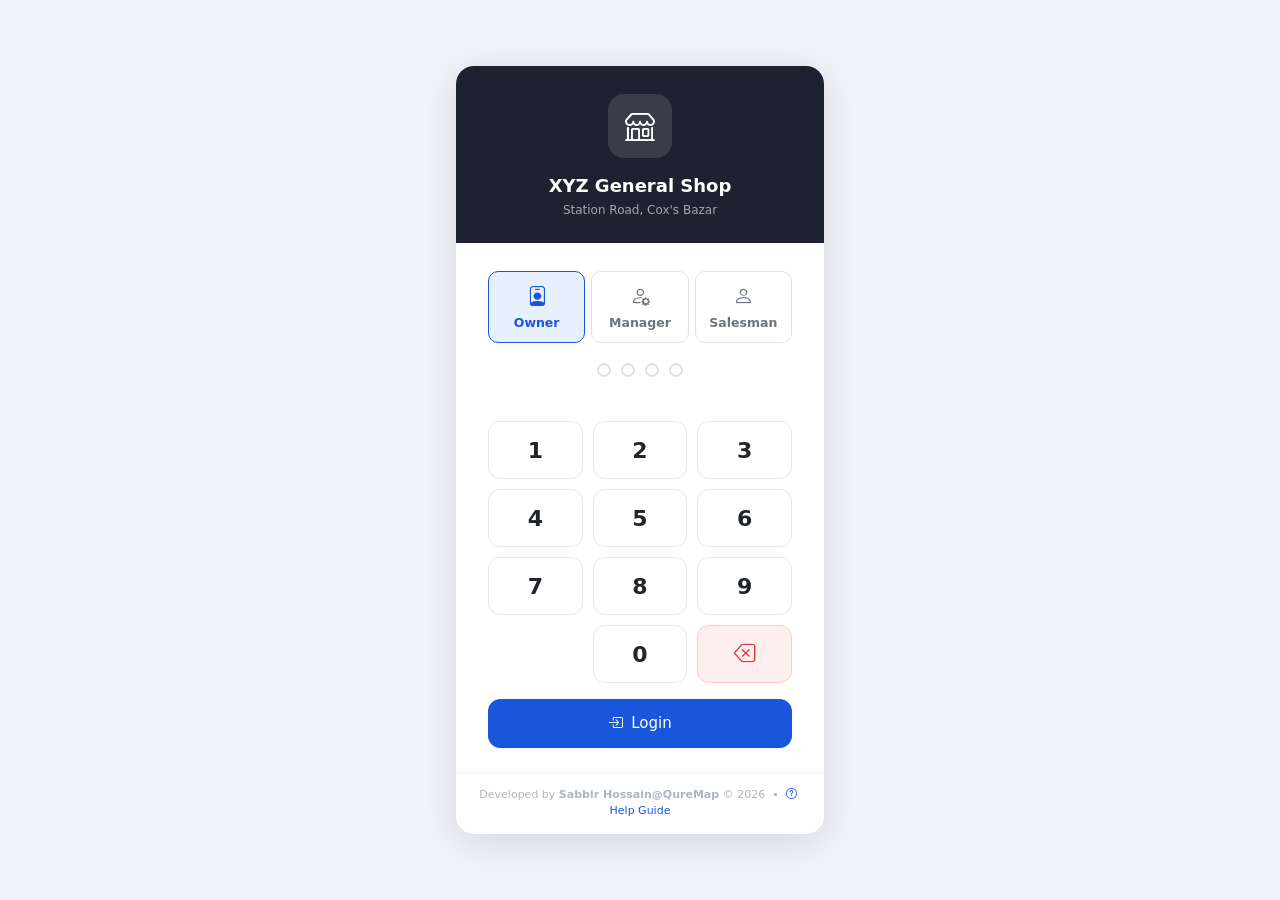
<file: pages/products.html>
<!DOCTYPE html>
<html lang="en">
<head>
<meta charset="UTF-8">
<meta name="viewport" content="width=device-width, initial-scale=1.0">
<title>Products | Sales & Inventory</title>
<link rel="stylesheet" href="https://cdn.jsdelivr.net/npm/bootstrap@5.3.0/dist/css/bootstrap.min.css">
<link rel="stylesheet" href="https://cdn.jsdelivr.net/npm/bootstrap-icons@1.11.0/font/bootstrap-icons.css">
<link rel="stylesheet" href="../assets/css/style.css">
</head>
<body>
<div class="app-layout">

  <aside class="sidebar" id="sidebar">
    <div class="sidebar-brand">
      <div class="sidebar-brand-icon"><i class="bi bi-shop"></i></div>
      <div class="sidebar-brand-text">Sales & Inventory<br><small>Management System</small></div>
    </div>
    <div class="sidebar-shop shop-header"></div>
    <nav id="sideNav"></nav>
    <div class="sidebar-footer">
      <div id="syncStatus"></div>
    </div>
  </aside>
  <div class="sidebar-overlay" id="sidebarOverlay"></div>

  <div class="main-wrap">
    <header class="topbar">
      <button class="topbar-toggle" id="sidebarToggle"><i class="bi bi-list"></i></button>
      <span id="topShopName">Sales & Inventory</span>
      <div class="topbar-actions"><div id="userBadge"></div>
        <button class="btn btn-sm btn-outline-primary" id="syncBtn" onclick="GOOGLE.syncAll()"><i class="bi bi-cloud-upload me-1"></i>Sync</button>
        <button class="btn btn-sm btn-outline-secondary" id="langToggle"><i class="bi bi-translate me-1"></i>EN/বাং</button>
      </div>
    </header>

    <main class="page-content">
      <div class="d-flex align-items-center justify-content-between mb-3 flex-wrap gap-2">
        <div class="page-title mb-0"><i class="bi bi-box-seam"></i> <span data-t="products">Products</span></div>
        <div class="d-flex gap-2 flex-wrap">
          <button class="btn btn-outline-success" id="importProductsBtn">
            <i class="bi bi-file-earmark-arrow-up me-1"></i>Import CSV / Excel
          </button>
          <button class="btn btn-primary" id="addProductBtn">
            <i class="bi bi-plus-lg me-1"></i><span data-t="addProduct">Add Product</span>
          </button>
        </div>
      </div>

      <!-- Filters -->
      <div class="panel mb-3">
        <div class="panel-body py-2">
          <div class="row g-2 align-items-center">
            <div class="col-12 col-md-5">
              <div class="input-group">
                <span class="input-group-text"><i class="bi bi-search"></i></span>
                <input type="text" class="form-control" id="productSearchInput" data-tp="search" placeholder="Search products...">
              </div>
            </div>
            <div class="col-6 col-md-3">
              <select class="form-select" id="filterCategory"></select>
            </div>
            <div class="col-6 col-md-2">
              <select class="form-select" id="filterStatus">
                <option value="">All Status</option>
                <option value="active">Active</option>
                <option value="inactive">Inactive</option>
              </select>
            </div>
            <div class="col-12 col-md-auto ms-auto d-flex gap-2">
              <button class="btn btn-outline-secondary btn-sm" id="exportCSVBtn"><i class="bi bi-filetype-csv me-1"></i>CSV</button>
              <button class="btn btn-outline-secondary btn-sm" id="exportJSONBtn"><i class="bi bi-braces me-1"></i>JSON</button>
            </div>
          </div>
        </div>
      </div>

      <!-- Products Table -->
      <div class="panel">
        <div class="panel-header">
          <span id="productCount">0 products</span>
        </div>
        <div class="table-responsive">
          <table class="table table-hover">
            <thead>
              <tr>
                <th>ID</th>
                <th>Name</th>
                <th>Category</th>
                <th>Unit</th>
                <th class="purchase-price-col">Buy Price</th>
                <th>Sell Price</th>
                <th>Stock</th>
                <th>Status</th>
                <th>Actions</th>
              </tr>
            </thead>
            <tbody id="productsTableBody">
              <tr><td colspan="9" class="text-center text-muted py-4">Loading...</td></tr>
            </tbody>
          </table>
        </div>
        <div class="panel-body pt-0 d-flex justify-content-end">
          <div id="productPagination"></div>
        </div>
      </div>
    </main>

      <footer class="app-footer no-print"></footer>
    </div>
</div>

<!-- Add/Edit Product Modal -->
<div class="modal fade" id="productModal" tabindex="-1">
  <div class="modal-dialog modal-lg modal-dialog-centered modal-dialog-scrollable">
    <div class="modal-content">
      <div class="modal-header">
        <h5 class="modal-title" id="productModalTitle">Add Product</h5>
        <button type="button" class="btn-close" data-bs-dismiss="modal"></button>
      </div>
      <div class="modal-body">
        <div class="row g-3">
          <div class="col-md-6">
            <label class="form-label" data-t="productName">Product Name <span class="text-danger">*</span></label>
            <input type="text" class="form-control" id="prodName">
          </div>
          <div class="col-md-6">
            <label class="form-label" data-t="category">Category</label>
            <div class="input-group">
              <input type="text" class="form-control" id="prodCategory" list="categoryList" autocomplete="off">
              <button class="btn btn-outline-secondary" type="button" id="manageCatBtn" title="Manage Categories"><i class="bi bi-tags"></i></button>
            </div>
            <datalist id="categoryList"></datalist>
          </div>
          <div class="col-md-6">
            <label class="form-label" data-t="brand">Brand</label>
            <input type="text" class="form-control" id="prodBrand">
          </div>
          <div class="col-md-3">
            <label class="form-label" data-t="sku">SKU</label>
            <input type="text" class="form-control" id="prodSKU">
          </div>
          <div class="col-md-3">
            <label class="form-label">Barcode</label>
            <input type="text" class="form-control" id="prodBarcode">
          </div>
          <div class="col-md-4">
            <label class="form-label" data-t="unit">Unit</label>
            <input type="text" class="form-control" id="prodUnit" list="unitList">
            <datalist id="unitList">
              <option value="Piece"><option value="Kg"><option value="Gram"><option value="Liter">
              <option value="ml"><option value="Bottle"><option value="Pack"><option value="Box">
              <option value="Bag"><option value="Dozen"><option value="Tin">
            </datalist>
          </div>
          <div class="col-md-4 purchase-price-col">
            <label class="form-label" data-t="purchasePrice">Purchase Price</label>
            <div class="input-group">
              <span class="input-group-text">৳</span>
              <input type="number" class="form-control" id="prodPurchasePrice" min="0" step="0.01">
            </div>
          </div>
          <div class="col-md-4">
            <label class="form-label" data-t="sellingPrice">Selling Price</label>
            <div class="input-group">
              <span class="input-group-text">৳</span>
              <input type="number" class="form-control" id="prodSellingPrice" min="0" step="0.01">
            </div>
          </div>
          <div class="col-md-4">
            <label class="form-label" data-t="currentStock">Current Stock</label>
            <input type="number" class="form-control" id="prodCurrentStock" min="0">
          </div>
          <div class="col-md-4">
            <label class="form-label" data-t="reorderLevel">Reorder Level</label>
            <input type="number" class="form-control" id="prodReorderLevel" min="0">
          </div>
          <div class="col-md-4">
            <label class="form-label" data-t="status">Status</label>
            <select class="form-select" id="prodStatus">
              <option value="active">Active</option>
              <option value="inactive">Inactive</option>
            </select>
          </div>
          <div class="col-12">
            <label class="form-label">Description</label>
            <textarea class="form-control" id="prodDescription" rows="2"></textarea>
          </div>
          <div class="col-12">
            <label class="form-label">Product Image (optional)</label>
            <input type="file" class="form-control" id="productLogo" accept="image/*">
            <img id="productImgPreview" src="" style="display:none;max-height:80px;margin-top:8px;border-radius:6px;">
          </div>
        </div>
      </div>
      <div class="modal-footer">
        <button class="btn btn-secondary" data-bs-dismiss="modal">Cancel</button>
        <button class="btn btn-primary" id="saveProductBtn"><i class="bi bi-save me-1"></i>Save Product</button>
      </div>
    </div>
  </div>
</div>

<!-- Bulk Import Modal -->
<div class="modal fade" id="importModal" tabindex="-1">
  <div class="modal-dialog modal-lg modal-dialog-centered modal-dialog-scrollable">
    <div class="modal-content">
      <div class="modal-header">
        <h5 class="modal-title"><i class="bi bi-file-earmark-arrow-up me-2"></i>Bulk Import Products</h5>
        <button type="button" class="btn-close" data-bs-dismiss="modal"></button>
      </div>
      <div class="modal-body">

        <!-- Step 1: Instructions -->
        <div class="alert alert-info">
          <strong><i class="bi bi-info-circle me-1"></i>How to import:</strong>
          <ol class="mb-1 mt-1 ps-3">
            <li>Download the template below, or use your Google Sheet's <strong>Products</strong> tab</li>
            <li>Fill in your products (one per row) — only <strong>Name</strong> is required</li>
            <li>Save as <strong>.csv</strong> (or keep as .xlsx) and upload here</li>
            <li>Preview the data, then click <strong>Import All</strong></li>
          </ol>
          <button class="btn btn-sm btn-outline-primary mt-1" id="downloadTemplateBtn">
            <i class="bi bi-download me-1"></i>Download CSV Template
          </button>
        </div>

        <!-- Column mapping hint -->
        <div class="mb-3">
          <div class="fw-semibold mb-2">Expected columns <small class="text-muted fw-normal">(order doesn't matter — we match by header name)</small></div>
          <div class="d-flex flex-wrap gap-1">
            <span class="badge bg-primary">Name *</span>
            <span class="badge bg-secondary">Category</span>
            <span class="badge bg-secondary">Brand</span>
            <span class="badge bg-secondary">SKU</span>
            <span class="badge bg-secondary">Unit</span>
            <span class="badge bg-secondary">PurchasePrice</span>
            <span class="badge bg-secondary">SellingPrice</span>
            <span class="badge bg-secondary">CurrentStock</span>
            <span class="badge bg-secondary">ReorderLevel</span>
            <span class="badge bg-secondary">Barcode</span>
            <span class="badge bg-secondary">Description</span>
            <span class="badge bg-secondary">Status</span>
          </div>
          <div class="form-text">Google Sheet column names also accepted: <em>ProductID, Name, Category, Brand, SKU, PurchasePrice, SellingPrice, CurrentStock, ReorderLevel</em></div>
        </div>

        <!-- File upload -->
        <div class="mb-3">
          <label class="form-label fw-semibold">Select File (.csv or .xlsx)</label>
          <input type="file" class="form-control" id="importFileInput" accept=".csv,.xlsx,.xls">
          <div class="form-text">Max recommended: 2,000 products per import</div>
        </div>

        <!-- Options -->
        <div class="row g-3 mb-3">
          <div class="col-md-6">
            <label class="form-label fw-semibold">If product with same name already exists:</label>
            <select class="form-select" id="importDuplicateMode">
              <option value="skip">Skip (keep existing)</option>
              <option value="update">Update existing product</option>
              <option value="add">Add as new product anyway</option>
            </select>
          </div>
          <div class="col-md-6">
            <label class="form-label fw-semibold">Default Status for imported products:</label>
            <select class="form-select" id="importDefaultStatus">
              <option value="active">Active</option>
              <option value="inactive">Inactive</option>
            </select>
          </div>
        </div>

        <!-- Preview -->
        <div id="importPreviewWrap" style="display:none;">
          <div class="d-flex justify-content-between align-items-center mb-2">
            <div class="fw-semibold">Preview <span id="importPreviewCount" class="badge bg-primary ms-1"></span></div>
            <div id="importIssuesBadge"></div>
          </div>
          <div style="max-height:300px;overflow-y:auto;border:1px solid var(--card-border,#edf0f5);border-radius:8px;">
            <table class="table table-sm table-hover mb-0" style="font-size:12px;">
              <thead class="sticky-top" style="background:var(--card-bg,#fff);">
                <tr id="importPreviewHead"></tr>
              </thead>
              <tbody id="importPreviewBody"></tbody>
            </table>
          </div>
          <div id="importWarnings" class="mt-2"></div>
        </div>

      </div>
      <div class="modal-footer d-flex justify-content-between">
        <div class="text-muted small" id="importStatus">No file selected</div>
        <div class="d-flex gap-2">
          <button class="btn btn-secondary" data-bs-dismiss="modal">Cancel</button>
          <button class="btn btn-success" id="doImportBtn" disabled>
            <i class="bi bi-check-circle me-1"></i>Import All
          </button>
        </div>
      </div>
    </div>
  </div>
</div>

<!-- Category Manager Modal -->
<div class="modal fade" id="categoryModal" tabindex="-1">
  <div class="modal-dialog modal-dialog-centered">
    <div class="modal-content">
      <div class="modal-header">
        <h5 class="modal-title"><i class="bi bi-tags me-2"></i>Manage Categories</h5>
        <button type="button" class="btn-close" data-bs-dismiss="modal"></button>
      </div>
      <div class="modal-body">
        <div class="input-group mb-3">
          <input type="text" class="form-control" id="newCatInput" placeholder="New category name..." maxlength="40">
          <button class="btn btn-primary" id="addCatBtn"><i class="bi bi-plus-lg me-1"></i>Add</button>
        </div>
        <div id="categoryTagsList" class="d-flex flex-wrap gap-2"></div>
        <div class="text-muted small mt-2">Click <i class="bi bi-x-circle"></i> to remove a category.</div>
      </div>
      <div class="modal-footer">
        <button class="btn btn-secondary" data-bs-dismiss="modal">Close</button>
      </div>
    </div>
  </div>
</div>

<script src="https://cdn.jsdelivr.net/npm/bootstrap@5.3.0/dist/js/bootstrap.bundle.min.js"></script>
<script src="../assets/js/storage.js"></script>
<script src="../assets/js/auth.js"></script>
<script src="../assets/js/sheet-sync.js"></script>
<script src="../assets/js/app.js"></script>
<script src="../assets/js/product.js"></script>
<script>
  function refreshCategoryDatalist() {
    const cats = DB.getCategories();
    const dl = document.getElementById('categoryList');
    if (dl) dl.innerHTML = cats.map(c => `<option value="${c}">`).join('');
  }

  function renderCategoryTags() {
    const cats = DB.getCategories();
    const el = document.getElementById('categoryTagsList');
    if (!el) return;
    el.innerHTML = cats.map(c => `
      <span class="badge d-flex align-items-center gap-1 py-2 px-3" style="background:#e8f0fe;color:#1a56db;font-size:13px;font-weight:500;border-radius:20px;">
        ${c}
        <i class="bi bi-x-circle ms-1" style="cursor:pointer;font-size:13px;" onclick="removeCategory('${c.replace(/'/g,"\\'")}')"></i>
      </span>`).join('');
  }

  function removeCategory(name) {
    DB.deleteCategory(name);
    renderCategoryTags();
    refreshCategoryDatalist();
    PRODUCT.loadCategories();
  }

  document.addEventListener('DOMContentLoaded', () => {
    // Auth guard + user badge
    if (!AUTH.guard('products')) return;
    AUTH.renderUserBadge();
    AUTH.applyRestrictions();

    document.getElementById('sidebarToggle')?.addEventListener('click', () => {
      document.getElementById('sidebar').classList.toggle('open');
      document.getElementById('sidebarOverlay').classList.toggle('show');
    });
    document.getElementById('sidebarOverlay')?.addEventListener('click', () => {
      document.getElementById('sidebar').classList.remove('open');
      document.getElementById('sidebarOverlay').classList.remove('show');
    });

    refreshCategoryDatalist();
    PRODUCT.init();

    // ── Import modal wiring ────────────────────────────────
    document.getElementById('importProductsBtn')?.addEventListener('click', () => PRODUCT.openImportModal());
    document.getElementById('downloadTemplateBtn')?.addEventListener('click', () => PRODUCT.downloadTemplate());
    document.getElementById('importFileInput')?.addEventListener('change', e => {
      const file = e.target.files[0];
      if (file) PRODUCT.handleImportFile(file);
    });
    document.getElementById('doImportBtn')?.addEventListener('click', () => PRODUCT.doImport());

    // ── Category manager ───────────────────────────────────
    document.getElementById('manageCatBtn')?.addEventListener('click', () => {
      renderCategoryTags();
      new bootstrap.Modal(document.getElementById('categoryModal')).show();
    });

    document.getElementById('addCatBtn')?.addEventListener('click', () => {
      const input = document.getElementById('newCatInput');
      const name = input.value.trim();
      if (!name) { APP.showToast('Enter a category name', 'warning'); return; }
      if (DB.addCategory(name)) {
        input.value = '';
        renderCategoryTags();
        refreshCategoryDatalist();
        PRODUCT.loadCategories();
        APP.showToast(`Category "${name}" added!`, 'success');
      } else {
        APP.showToast('Category already exists', 'warning');
      }
    });

    document.getElementById('newCatInput')?.addEventListener('keydown', e => {
      if (e.key === 'Enter') document.getElementById('addCatBtn').click();
    });
  });
</script>
</body>
</html>
</file>
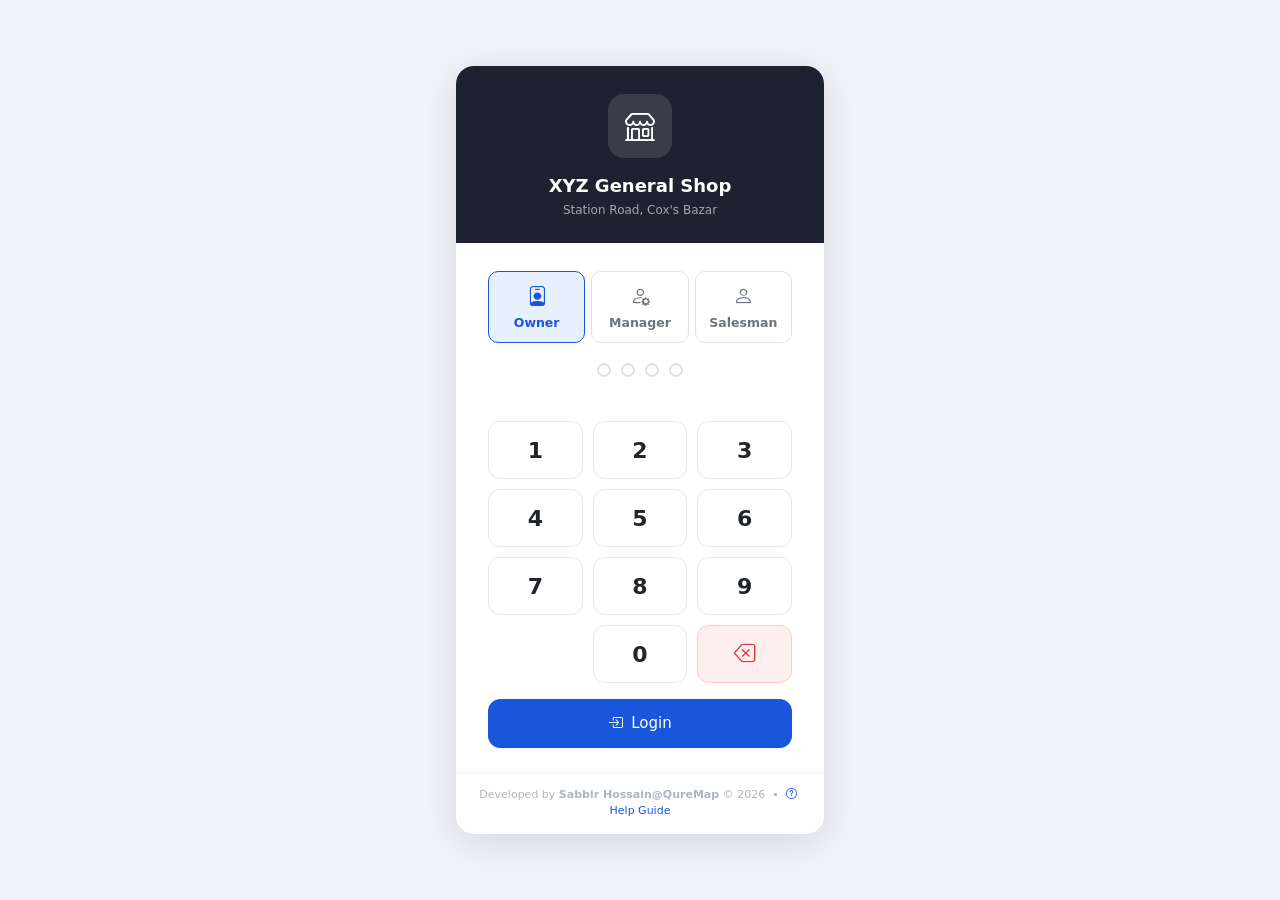
<file: pages/reports.html>
<!DOCTYPE html>
<html lang="en">
<head>
<meta charset="UTF-8">
<meta name="viewport" content="width=device-width, initial-scale=1.0">
<title>Reports | Sales & Inventory</title>
<link rel="stylesheet" href="https://cdn.jsdelivr.net/npm/bootstrap@5.3.0/dist/css/bootstrap.min.css">
<link rel="stylesheet" href="https://cdn.jsdelivr.net/npm/bootstrap-icons@1.11.0/font/bootstrap-icons.css">
<link rel="stylesheet" href="../assets/css/style.css">
</head>
<body>
<div class="app-layout">

  <aside class="sidebar" id="sidebar">
    <div class="sidebar-brand">
      <div class="sidebar-brand-icon"><i class="bi bi-shop"></i></div>
      <div class="sidebar-brand-text">Sales & Inventory<br><small>Management System</small></div>
    </div>
    <div class="sidebar-shop shop-header"></div>
    <nav id="sideNav"></nav>
    <div class="sidebar-footer"><div id="syncStatus"></div></div>
  </aside>
  <div class="sidebar-overlay" id="sidebarOverlay"></div>

  <div class="main-wrap">
    <header class="topbar">
      <button class="topbar-toggle" id="sidebarToggle"><i class="bi bi-list"></i></button>
      <span id="topShopName">Sales & Inventory</span>
      <div class="topbar-actions"><div id="userBadge"></div>
        <button class="btn btn-sm btn-outline-secondary" id="langToggle"><i class="bi bi-translate me-1"></i>EN/বাং</button>
      </div>
    </header>

    <main class="page-content">
      <div class="page-title"><i class="bi bi-bar-chart"></i> <span data-t="reports">Reports</span></div>

      <!-- Date Filter -->
      <div class="panel mb-3">
        <div class="panel-body py-2">
          <div class="row g-2 align-items-center">
            <div class="col-auto"><label class="form-label mb-0 fw-semibold">Date Range:</label></div>
            <div class="col-auto">
              <select class="form-select form-select-sm" id="reportPeriod">
                <option value="today">Today</option>
                <option value="week">This Week</option>
                <option value="month" selected>This Month</option>
                <option value="year">This Year</option>
                <option value="custom">Custom</option>
              </select>
            </div>
            <div class="col-auto" id="customDateRange" style="display:none;">
              <div class="d-flex gap-2 align-items-center">
                <input type="date" class="form-control form-control-sm" id="repFrom">
                <span>to</span>
                <input type="date" class="form-control form-control-sm" id="repTo">
              </div>
            </div>
            <div class="col-auto">
              <button class="btn btn-primary btn-sm" onclick="REPORTS.generate()"><i class="bi bi-bar-chart me-1"></i>Generate</button>
            </div>
            <div class="col-auto ms-auto">
              <button class="btn btn-outline-secondary btn-sm" onclick="REPORTS.exportCurrentCSV()"><i class="bi bi-filetype-csv me-1"></i>Export CSV</button>
              <button class="btn btn-outline-secondary btn-sm" onclick="window.print()"><i class="bi bi-printer me-1"></i>Print</button>
            </div>
          </div>
        </div>
      </div>

      <!-- Summary Cards -->
      <div class="row g-3 mb-4" id="reportCards">
        <div class="col-6 col-md-3">
          <div class="summary-card">
            <div class="summary-card-icon icon-green"><i class="bi bi-cash-stack"></i></div>
            <div class="summary-card-body">
              <div class="summary-card-label">Total Revenue</div>
              <div class="summary-card-value" id="repRevenue">BDT 0</div>
            </div>
          </div>
        </div>
        <div class="col-6 col-md-3">
          <div class="summary-card">
            <div class="summary-card-icon icon-red"><i class="bi bi-receipt-cutoff"></i></div>
            <div class="summary-card-body">
              <div class="summary-card-label">Operating Expenses</div>
              <div class="summary-card-value" id="repExpenses">BDT 0</div>
            </div>
          </div>
        </div>
        <div class="col-6 col-md-3">
          <div class="summary-card">
            <div class="summary-card-icon icon-blue"><i class="bi bi-graph-up"></i></div>
            <div class="summary-card-body">
              <div class="summary-card-label">Gross Profit</div>
              <div class="summary-card-value" id="repProfit">BDT 0</div>
            </div>
          </div>
        </div>
        <div class="col-6 col-md-3">
          <div class="summary-card">
            <div class="summary-card-icon icon-purple"><i class="bi bi-graph-up-arrow"></i></div>
            <div class="summary-card-body">
              <div class="summary-card-label">Net Profit</div>
              <div class="summary-card-value" id="repNetProfit">BDT 0</div>
            </div>
          </div>
        </div>
      </div>

      <div class="row g-3">
        <!-- Sales by Day Chart -->
        <div class="col-12 col-lg-8">
          <div class="panel">
            <div class="panel-header"><i class="bi bi-bar-chart me-2"></i>Daily Sales Chart</div>
            <div class="panel-body">
              <canvas id="repChart" width="700" height="220" style="width:100%;"></canvas>
            </div>
          </div>
        </div>

        <!-- Payment Methods Breakdown -->
        <div class="col-12 col-lg-4">
          <div class="panel">
            <div class="panel-header"><i class="bi bi-pie-chart me-2"></i>Payment Methods</div>
            <div class="panel-body" id="repPayMethods"></div>
          </div>
        </div>

        <!-- Top Selling Products -->
        <div class="col-12 col-md-6">
          <div class="panel">
            <div class="panel-header"><i class="bi bi-trophy me-2"></i>Top Selling Products</div>
            <div class="table-responsive">
              <table class="table">
                <thead><tr><th>#</th><th>Product</th><th>Qty Sold</th><th>Revenue</th></tr></thead>
                <tbody id="repTopProducts"></tbody>
              </table>
            </div>
          </div>
        </div>

        <!-- Low Stock Report -->
        <div class="col-12 col-md-6">
          <div class="panel">
            <div class="panel-header"><i class="bi bi-exclamation-triangle text-danger me-2"></i>Low Stock Alert</div>
            <div class="table-responsive">
              <table class="table">
                <thead><tr><th>Product</th><th>Current</th><th>Min Level</th><th>Status</th></tr></thead>
                <tbody id="repLowStock"></tbody>
              </table>
            </div>
          </div>
        </div>

        <!-- Profit by Product -->
        <div class="col-12">
          <div class="panel">
            <div class="panel-header"><i class="bi bi-currency-dollar me-2"></i>Profit Analysis by Product</div>
            <div class="table-responsive">
              <table class="table">
                <thead><tr><th>Product</th><th>Qty Sold</th><th>Revenue</th><th>Cost</th><th>Gross Profit</th><th>Margin %</th></tr></thead>
                <tbody id="repProfitTable"></tbody>
              </table>
            </div>
          </div>
        </div>
      </div>
    </main>

      <footer class="app-footer no-print"></footer>
    </div>
</div>

<script src="https://cdn.jsdelivr.net/npm/bootstrap@5.3.0/dist/js/bootstrap.bundle.min.js"></script>
<script src="../assets/js/storage.js"></script>
<script src="../assets/js/auth.js"></script>
<script src="../assets/js/sheet-sync.js"></script>
<script src="../assets/js/app.js"></script>
<script>
const REPORTS = {
  currentSales: [],

  init() {
    APP.currentPage = 'reports';
    document.getElementById('reportPeriod')?.addEventListener('change', e => {
      document.getElementById('customDateRange').style.display = e.target.value === 'custom' ? '' : 'none';
    });
    // Set default dates
    const now = new Date();
    document.getElementById('repFrom').value = new Date(now.getFullYear(), now.getMonth(), 1).toISOString().split('T')[0];
    document.getElementById('repTo').value = now.toISOString().split('T')[0];
    this.generate();
  },

  getDateRange() {
    const period = document.getElementById('reportPeriod')?.value || 'month';
    const now = new Date();
    let from, to = new Date(now.toDateString());
    to.setHours(23, 59, 59);

    if (period === 'today') {
      from = new Date(now.toDateString());
    } else if (period === 'week') {
      from = new Date(now);
      from.setDate(now.getDate() - now.getDay());
    } else if (period === 'month') {
      from = new Date(now.getFullYear(), now.getMonth(), 1);
    } else if (period === 'year') {
      from = new Date(now.getFullYear(), 0, 1);
    } else {
      from = new Date(document.getElementById('repFrom')?.value || now);
      to = new Date(document.getElementById('repTo')?.value || now);
      to.setHours(23, 59, 59);
    }
    return { from, to };
  },

  getSalesInRange() {
    const { from, to } = this.getDateRange();
    return DB.getSales().filter(s => {
      if (s.status !== 'posted') return false;
      const d = new Date(s.date);
      return d >= from && d <= to;
    });
  },

  generate() {
    this.currentSales = this.getSalesInRange();
    this.renderCards();
    this.renderChart();
    this.renderPaymentMethods();
    this.renderTopProducts();
    this.renderLowStock();
    this.renderProfitTable();
  },

  renderCards() {
    const sales = this.currentSales;
    const { from, to } = this.getDateRange();
    const fromStr = from ? from.toISOString().split('T')[0] : null;
    const toStr   = to   ? to.toISOString().split('T')[0]   : null;
    const summary = DB.calcProfitSummary(fromStr, toStr);

    const revenue  = sales.reduce((s, x) => s + x.grandTotal, 0);
    const itemsSold = sales.reduce((s, x) => s + x.items.reduce((a, i) => a + i.quantity, 0), 0);

    const setEl = (id, val) => { const el = document.getElementById(id); if (el) el.textContent = val; };
    setEl('repRevenue',   APP.fmt(summary.revenue));
    setEl('repExpenses',  APP.fmt(summary.expenses));
    setEl('repProfit',    APP.fmt(summary.grossProfit));
    setEl('repNetProfit', APP.fmt(summary.netProfit));

    // Colour net profit
    const npEl = document.getElementById('repNetProfit');
    if (npEl) npEl.style.color = summary.netProfit >= 0 ? '#0f9b58' : '#dc3545';
  },

  renderChart() {
    const canvas = document.getElementById('repChart');
    if (!canvas) return;
    const { from, to } = this.getDateRange();
    const days = [];
    const amounts = [];
    const d = new Date(from);
    while (d <= to) {
      const dayStr = d.toDateString();
      const daySales = this.currentSales.filter(s => new Date(s.date).toDateString() === dayStr);
      days.push(`${d.getDate()}/${d.getMonth()+1}`);
      amounts.push(daySales.reduce((sum, s) => sum + s.grandTotal, 0));
      d.setDate(d.getDate() + 1);
    }

    const ctx = canvas.getContext('2d');
    const W = canvas.offsetWidth || 700, H = 220;
    canvas.width = W; canvas.height = H;
    const maxVal = Math.max(...amounts, 1);
    const showEvery = Math.max(1, Math.floor(days.length / 20));
    const barW = Math.max(3, Math.min(30, (W - 60) / days.length - 2));
    const chartH = H - 50;

    ctx.clearRect(0, 0, W, H);
    ctx.fillStyle = '#fff'; ctx.fillRect(0, 0, W, H);

    ctx.strokeStyle = '#e9ecef'; ctx.lineWidth = 1;
    for (let i = 0; i <= 4; i++) {
      const y = 10 + (chartH / 4) * i;
      ctx.beginPath(); ctx.moveTo(45, y); ctx.lineTo(W - 10, y); ctx.stroke();
      ctx.fillStyle = '#6c757d'; ctx.font = '10px Arial'; ctx.textAlign = 'right';
      ctx.fillText(Math.round(maxVal - (maxVal / 4) * i), 40, y + 4);
    }

    days.forEach((day, i) => {
      const x = 50 + i * (barW + 2);
      const barH = amounts[i] > 0 ? Math.max(2, (amounts[i] / maxVal) * (chartH - 15)) : 2;
      const y = 10 + (chartH - barH);
      const grad = ctx.createLinearGradient(0, y, 0, y + barH);
      grad.addColorStop(0, '#0d6efd');
      grad.addColorStop(1, '#6ea8fe');
      ctx.fillStyle = grad;
      ctx.beginPath();
      if (ctx.roundRect) ctx.roundRect(x, y, barW, barH, [2, 2, 0, 0]);
      else ctx.rect(x, y, barW, barH);
      ctx.fill();

      if (i % showEvery === 0) {
        ctx.fillStyle = '#495057'; ctx.font = '9px Arial'; ctx.textAlign = 'center';
        ctx.fillText(day, x + barW / 2, H - 5);
      }
    });
  },

  renderPaymentMethods() {
    const methods = {};
    this.currentSales.forEach(s => {
      const m = s.paymentMethod || 'cash';
      methods[m] = (methods[m] || 0) + s.grandTotal;
    });
    const total = Object.values(methods).reduce((a, b) => a + b, 0) || 1;
    const colors = { cash: '#198754', bkash: '#e91e63', nagad: '#ff9800', rocket: '#9c27b0', card: '#0d6efd' };
    const el = document.getElementById('repPayMethods');
    if (!el) return;
    if (!Object.keys(methods).length) { el.innerHTML = '<div class="text-muted text-center py-3">No sales data</div>'; return; }
    el.innerHTML = Object.entries(methods).map(([m, v]) => `
      <div class="mb-3">
        <div class="d-flex justify-content-between mb-1">
          <span class="text-capitalize fw-semibold">${m}</span>
          <span>${APP.fmt(v)}</span>
        </div>
        <div class="progress" style="height:8px;">
          <div class="progress-bar" style="width:${(v/total*100).toFixed(1)}%;background:${colors[m]||'#6c757d'}"></div>
        </div>
        <small class="text-muted">${(v/total*100).toFixed(1)}%</small>
      </div>`).join('');
  },

  renderTopProducts() {
    const prodMap = {};
    this.currentSales.forEach(sale => {
      sale.items.forEach(item => {
        if (!prodMap[item.productId]) prodMap[item.productId] = { name: item.productName, qty: 0, revenue: 0 };
        prodMap[item.productId].qty += item.quantity;
        prodMap[item.productId].revenue += item.total;
      });
    });
    const sorted = Object.values(prodMap).sort((a, b) => b.revenue - a.revenue).slice(0, 10);
    const tbody = document.getElementById('repTopProducts');
    if (!tbody) return;
    if (!sorted.length) { tbody.innerHTML = `<tr><td colspan="4" class="text-center text-muted">${t('noData')}</td></tr>`; return; }
    tbody.innerHTML = sorted.map((p, i) => `
      <tr>
        <td><span class="badge bg-primary">${i+1}</span></td>
        <td>${p.name}</td>
        <td><strong>${p.qty}</strong></td>
        <td class="text-success fw-bold">${APP.fmt(p.revenue)}</td>
      </tr>`).join('');
  },

  renderLowStock() {
    const low = DB.getLowStockProducts();
    const tbody = document.getElementById('repLowStock');
    if (!tbody) return;
    if (!low.length) { tbody.innerHTML = `<tr><td colspan="4" class="text-center text-success py-2"><i class="bi bi-check-circle me-1"></i>All OK</td></tr>`; return; }
    tbody.innerHTML = low.map(p => `
      <tr>
        <td>${p.name}</td>
        <td><span class="badge bg-danger">${p.currentStock}</span></td>
        <td>${p.reorderLevel}</td>
        <td><span class="badge bg-danger">Low</span></td>
      </tr>`).join('');
  },

  renderProfitTable() {
    const prodMap = {};
    this.currentSales.forEach(sale => {
      sale.items.forEach(item => {
        const product = DB.getProduct(item.productId);
        if (!prodMap[item.productId]) {
          prodMap[item.productId] = { name: item.productName, qty: 0, revenue: 0, cost: 0 };
        }
        prodMap[item.productId].qty += item.quantity;
        prodMap[item.productId].revenue += item.total;
        if (product) prodMap[item.productId].cost += product.purchasePrice * item.quantity;
      });
    });
    const sorted = Object.values(prodMap).sort((a, b) => (b.revenue - b.cost) - (a.revenue - a.cost));
    const tbody = document.getElementById('repProfitTable');
    if (!tbody) return;
    if (!sorted.length) { tbody.innerHTML = `<tr><td colspan="6" class="text-center text-muted">${t('noData')}</td></tr>`; return; }
    tbody.innerHTML = sorted.map(p => {
      const profit = p.revenue - p.cost;
      const margin = p.revenue > 0 ? ((profit / p.revenue) * 100).toFixed(1) : 0;
      return `<tr>
        <td>${p.name}</td>
        <td>${p.qty}</td>
        <td>${APP.fmt(p.revenue)}</td>
        <td>${APP.fmt(p.cost)}</td>
        <td class="${profit >= 0 ? 'text-success' : 'text-danger'} fw-bold">${APP.fmt(profit)}</td>
        <td><span class="badge ${parseFloat(margin) >= 15 ? 'bg-success' : parseFloat(margin) >= 5 ? 'bg-warning text-dark' : 'bg-danger'}">${margin}%</span></td>
      </tr>`;
    }).join('');
  },

  exportCurrentCSV() {
    const data = this.currentSales.map(s => ({
      invoiceNo: s.invoiceNo, date: s.date, customer: s.customerName,
      total: s.grandTotal, paid: s.paidAmount, due: s.dueAmount,
      method: s.paymentMethod, status: s.status
    }));
    APP.exportCSV(data, 'sales-report.csv');
  }
};

document.addEventListener('DOMContentLoaded', () => {
    // Auth guard + user badge
    if (!AUTH.guard('reports')) return;
    AUTH.renderUserBadge();
    AUTH.applyRestrictions();

  document.getElementById('sidebarToggle')?.addEventListener('click', () => {
    document.getElementById('sidebar').classList.toggle('open');
    document.getElementById('sidebarOverlay').classList.toggle('show');
  });
  document.getElementById('sidebarOverlay')?.addEventListener('click', () => {
    document.getElementById('sidebar').classList.remove('open');
    document.getElementById('sidebarOverlay').classList.remove('show');
  });
  REPORTS.init();
});
</script>
</body>
</html>
</file>
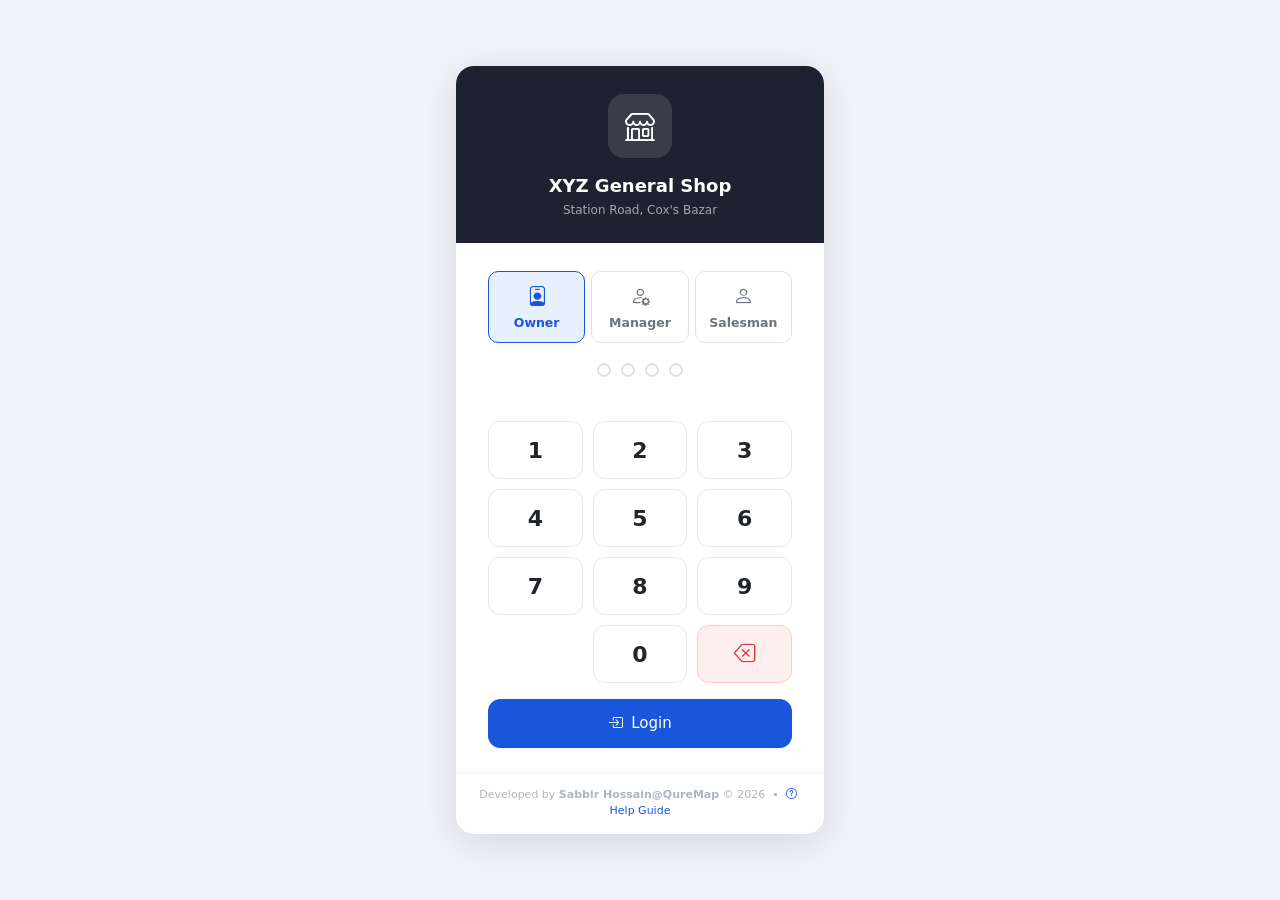
<file: pages/restock.html>
<!DOCTYPE html>
<html lang="en">
<head>
<meta charset="UTF-8">
<meta name="viewport" content="width=device-width, initial-scale=1.0">
<title>Restock | Sales & Inventory</title>
<link rel="stylesheet" href="https://cdn.jsdelivr.net/npm/bootstrap@5.3.0/dist/css/bootstrap.min.css">
<link rel="stylesheet" href="https://cdn.jsdelivr.net/npm/bootstrap-icons@1.11.0/font/bootstrap-icons.css">
<link rel="stylesheet" href="../assets/css/style.css">
</head>
<body>
<div class="app-layout">

  <aside class="sidebar" id="sidebar">
    <div class="sidebar-brand">
      <div class="sidebar-brand-icon"><i class="bi bi-shop"></i></div>
      <div class="sidebar-brand-text">Sales & Inventory<br><small>Management System</small></div>
    </div>
    <div class="sidebar-shop shop-header"></div>
    <nav id="sideNav"></nav>
    <div class="sidebar-footer"><div id="syncStatus"></div></div>
  </aside>
  <div class="sidebar-overlay" id="sidebarOverlay"></div>

  <div class="main-wrap">
    <header class="topbar">
      <button class="topbar-toggle" id="sidebarToggle"><i class="bi bi-list"></i></button>
      <span id="topShopName">Sales & Inventory</span>
      <div class="topbar-actions"><div id="userBadge"></div>
        <button class="btn btn-sm btn-outline-primary" id="syncBtn" onclick="GOOGLE.syncAll()"><i class="bi bi-cloud-upload me-1"></i>Sync</button>
        <button class="btn btn-sm btn-outline-secondary" id="langToggle"><i class="bi bi-translate me-1"></i>EN/বাং</button>
      </div>
    </header>

    <main class="page-content">
      <div class="page-title"><i class="bi bi-arrow-repeat"></i> <span data-t="restock">Restock</span></div>

      <div class="row g-3">
        <!-- Restock Form -->
        <div class="col-12 col-lg-5">
          <div class="panel">
            <div class="panel-header"><i class="bi bi-plus-circle me-2"></i>Add Stock Entry</div>
            <div class="panel-body">
              <div class="mb-3">
                <label class="form-label" data-t="date">Date</label>
                <input type="date" class="form-control" id="rstDate">
              </div>
              <div class="mb-3">
                <label class="form-label" data-t="supplier">Supplier</label>
                <div class="input-group">
                  <select class="form-select" id="rstSupplier">
                    <option value="">-- Select Supplier --</option>
                  </select>
                  <button class="btn btn-outline-secondary" type="button" id="manageSupBtn" title="Add / Manage Suppliers">
                    <i class="bi bi-person-plus"></i>
                  </button>
                </div>
              </div>
              <div class="mb-3">
                <label class="form-label" data-t="product">Product <span class="text-danger">*</span></label>
                <select class="form-select" id="rstProduct">
                  <option value="">-- Select Product --</option>
                </select>
              </div>
              <div class="row g-2 mb-3">
                <div class="col-6">
                  <label class="form-label" data-t="quantity">Quantity <span class="text-danger">*</span></label>
                  <input type="number" class="form-control" id="rstQty" min="1" value="1">
                </div>
                <div class="col-6">
                  <label class="form-label" data-t="purchasePrice">Purchase Price</label>
                  <div class="input-group">
                    <span class="input-group-text">৳</span>
                    <input type="number" class="form-control" id="rstPrice" min="0" step="0.01">
                  </div>
                </div>
              </div>
              <div class="mb-3">
                <label class="form-label" data-t="totalCost">Total Cost</label>
                <div class="input-group">
                  <span class="input-group-text">৳</span>
                  <input type="text" class="form-control bg-light fw-bold" id="rstTotal" readonly>
                </div>
              </div>
              <div class="mb-3">
                <label class="form-label" data-t="notes">Notes</label>
                <textarea class="form-control" id="rstNotes" rows="2"></textarea>
              </div>

              <!-- Low Stock Alert -->
              <div id="lowStockAlert" class="alert alert-warning d-none">
                <i class="bi bi-exclamation-triangle-fill me-2"></i>
                <strong>Low Stock!</strong> Current stock: <span id="alertCurrentStock"></span>
              </div>

              <div class="d-grid">
                <button class="btn btn-success btn-lg" id="postStockBtn">
                  <i class="bi bi-check-circle me-2"></i><span data-t="postStock">Post Stock</span>
                </button>
              </div>
            </div>
          </div>
        </div>

        <!-- Stock History -->
        <div class="col-12 col-lg-7">
          <div class="panel">
            <div class="panel-header">
              <span><i class="bi bi-clock-history me-2"></i>Stock History</span>
              <div class="d-flex gap-2">
                <input type="text" class="form-control form-control-sm" id="rstSearch" placeholder="Search...">
                <button class="btn btn-sm btn-outline-secondary" onclick="APP.exportCSV(DB.getStockEntries(),'stock.csv')"><i class="bi bi-filetype-csv"></i></button>
              </div>
            </div>
            <div class="table-responsive">
              <table class="table table-hover">
                <thead>
                  <tr><th>Date</th><th>Product</th><th>Supplier</th><th>Qty</th><th>Price</th><th>Total</th><th>Status</th></tr>
                </thead>
                <tbody id="stockHistoryBody">
                  <tr><td colspan="7" class="text-center text-muted py-3">No stock entries yet</td></tr>
                </tbody>
              </table>
            </div>
            <div class="panel-body pt-0 d-flex justify-content-end">
              <div id="stockPagination"></div>
            </div>
          </div>
        </div>

        <!-- Low Stock Products -->
        <div class="col-12">
          <div class="panel">
            <div class="panel-header"><i class="bi bi-exclamation-triangle text-danger me-2"></i>Products Needing Restock</div>
            <div class="table-responsive">
              <table class="table table-hover">
                <thead><tr><th>Product</th><th>Category</th><th>Current Stock</th><th>Min. Level</th><th>Shortage</th><th>Action</th></tr></thead>
                <tbody id="needRestockBody"></tbody>
              </table>
            </div>
          </div>
        </div>
      </div>
    </main>

      <footer class="app-footer no-print"></footer>
    </div>
</div>

<!-- Supplier Manager Modal -->
<div class="modal fade" id="supManagerModal" tabindex="-1">
  <div class="modal-dialog modal-dialog-centered">
    <div class="modal-content">
      <div class="modal-header">
        <h5 class="modal-title"><i class="bi bi-truck me-2"></i>Manage Suppliers</h5>
        <button type="button" class="btn-close" data-bs-dismiss="modal"></button>
      </div>
      <div class="modal-body">
        <!-- Quick add form -->
        <div class="card mb-3" style="border:1.5px solid var(--primary,#1a56db);border-radius:10px;">
          <div class="card-body py-3">
            <div class="fw-semibold mb-2 text-primary"><i class="bi bi-plus-circle me-1"></i>Add New Supplier</div>
            <div class="row g-2">
              <div class="col-12">
                <input type="text" class="form-control" id="newSupName" placeholder="Supplier Name *" maxlength="80">
              </div>
              <div class="col-md-6">
                <input type="tel" class="form-control" id="newSupMobile" placeholder="Mobile (01XXXXXXXXX)">
              </div>
              <div class="col-md-6">
                <input type="text" class="form-control" id="newSupArea" placeholder="Area / City">
              </div>
              <div class="col-12">
                <input type="text" class="form-control" id="newSupNotes" placeholder="Notes (products they supply, etc.)">
              </div>
              <div class="col-12">
                <button class="btn btn-primary w-100" id="addSupplierQuickBtn">
                  <i class="bi bi-plus-lg me-1"></i>Add Supplier
                </button>
              </div>
            </div>
          </div>
        </div>

        <!-- Existing suppliers list -->
        <div class="fw-semibold mb-2">Existing Suppliers</div>
        <div id="supManagerList" style="max-height:280px;overflow-y:auto;"></div>
      </div>
      <div class="modal-footer py-2">
        <button class="btn btn-secondary" data-bs-dismiss="modal">Close</button>
      </div>
    </div>
  </div>
</div>

<!-- Edit Supplier Modal -->
<div class="modal fade" id="editSupModal" tabindex="-1">
  <div class="modal-dialog modal-sm modal-dialog-centered">
    <div class="modal-content">
      <div class="modal-header py-2"><h6 class="modal-title">Edit Supplier</h6><button class="btn-close" data-bs-dismiss="modal"></button></div>
      <div class="modal-body">
        <input type="hidden" id="editSupId">
        <div class="mb-2"><label class="form-label">Name *</label><input type="text" class="form-control" id="editSupName"></div>
        <div class="mb-2"><label class="form-label">Mobile</label><input type="tel" class="form-control" id="editSupMobile"></div>
        <div class="mb-2"><label class="form-label">Area</label><input type="text" class="form-control" id="editSupArea"></div>
        <div class="mb-2"><label class="form-label">Notes</label><input type="text" class="form-control" id="editSupNotes"></div>
      </div>
      <div class="modal-footer py-2">
        <button class="btn btn-secondary btn-sm" data-bs-dismiss="modal">Cancel</button>
        <button class="btn btn-primary btn-sm" id="saveEditSupBtn">Save</button>
      </div>
    </div>
  </div>
</div>

<script src="https://cdn.jsdelivr.net/npm/bootstrap@5.3.0/dist/js/bootstrap.bundle.min.js"></script>
<script src="../assets/js/storage.js"></script>
<script src="../assets/js/auth.js"></script>
<script src="../assets/js/sheet-sync.js"></script>
<script src="../assets/js/app.js"></script>
<script>
const RESTOCK = {
  page: 1,
  search: '',

  init() {
    APP.currentPage = 'restock';
    // Set today
    document.getElementById('rstDate').value = new Date().toISOString().split('T')[0];
    this.loadSuppliers();
    this.loadProducts();
    this.render();
    this.renderNeedRestock();
    this.bindEvents();
  },

  loadSuppliers() {
    const sel = document.getElementById('rstSupplier');
    const suppliers = DB.getSuppliers();
    sel.innerHTML = `<option value="">-- Select Supplier --</option>` +
      suppliers.map(s => `<option value="${s.id}" data-name="${s.name}">${s.name}</option>`).join('');
  },

  loadProducts() {
    const sel = document.getElementById('rstProduct');
    const products = DB.getProducts().filter(p => p.status === 'active');
    sel.innerHTML = `<option value="">-- Select Product --</option>` +
      products.map(p => `<option value="${p.id}" data-name="${p.name}" data-price="${p.purchasePrice}" data-stock="${p.currentStock}">${p.name} (Stock: ${p.currentStock} ${p.unit})</option>`).join('');

    sel.addEventListener('change', () => {
      const opt = sel.selectedOptions[0];
      if (opt.value) {
        document.getElementById('rstPrice').value = opt.dataset.price || '';
        const stock = parseInt(opt.dataset.stock || 0);
        const product = DB.getProduct(opt.value);
        if (product && stock <= product.reorderLevel) {
          document.getElementById('alertCurrentStock').textContent = stock + ' ' + (product.unit || '');
          document.getElementById('lowStockAlert').classList.remove('d-none');
        } else {
          document.getElementById('lowStockAlert').classList.add('d-none');
        }
        this.calcTotal();
      }
    });
  },

  calcTotal() {
    const qty = parseFloat(document.getElementById('rstQty').value || 0);
    const price = parseFloat(document.getElementById('rstPrice').value || 0);
    document.getElementById('rstTotal').value = (qty * price).toFixed(2);
  },

  bindEvents() {
    ['rstQty','rstPrice'].forEach(id => document.getElementById(id)?.addEventListener('input', () => this.calcTotal()));
    document.getElementById('postStockBtn')?.addEventListener('click', () => this.saveEntry('posted'));
    document.getElementById('rstSearch')?.addEventListener('input', e => { this.search = e.target.value.toLowerCase(); this.page = 1; this.render(); });

    // Supplier manager
    document.getElementById('manageSupBtn')?.addEventListener('click', () => this.openSupManager());

    document.getElementById('addSupplierQuickBtn')?.addEventListener('click', () => {
      const name = document.getElementById('newSupName')?.value.trim();
      if (!name) { APP.showToast('Supplier name is required', 'warning'); return; }
      if (DB.getSuppliers().some(s => s.name.toLowerCase() === name.toLowerCase())) {
        APP.showToast('Supplier already exists', 'warning'); return;
      }
      DB.addSupplier({
        name,
        mobile:  document.getElementById('newSupMobile')?.value.trim() || '',
        address: document.getElementById('newSupArea')?.value.trim()   || '',
        email:   '',
        notes:   document.getElementById('newSupNotes')?.value.trim()  || '',
      });
      ['newSupName','newSupMobile','newSupArea','newSupNotes'].forEach(id => {
        const el = document.getElementById(id); if (el) el.value = '';
      });
      APP.showToast(`Supplier "${name}" added!`, 'success');
      this.renderSupManagerList();
      this.loadSuppliers();
    });

    document.getElementById('newSupName')?.addEventListener('keydown', e => {
      if (e.key === 'Enter') document.getElementById('addSupplierQuickBtn')?.click();
    });

    document.getElementById('saveEditSupBtn')?.addEventListener('click', () => {
      const id   = document.getElementById('editSupId')?.value;
      const name = document.getElementById('editSupName')?.value.trim();
      if (!id || !name) return;
      DB.updateSupplier(id, {
        name,
        mobile:  document.getElementById('editSupMobile')?.value.trim() || '',
        address: document.getElementById('editSupArea')?.value.trim()   || '',
        notes:   document.getElementById('editSupNotes')?.value.trim()  || '',
      });
      bootstrap.Modal.getInstance(document.getElementById('editSupModal'))?.hide();
      APP.showToast('Supplier updated!', 'success');
      this.renderSupManagerList();
      this.loadSuppliers();
    });
  },

  openSupManager() {
    this.renderSupManagerList();
    new bootstrap.Modal(document.getElementById('supManagerModal')).show();
  },

  renderSupManagerList() {
    const suppliers = DB.getSuppliers();
    const el = document.getElementById('supManagerList');
    if (!el) return;
    if (!suppliers.length) {
      el.innerHTML = `<div class="text-center text-muted py-3">No suppliers yet — add one above</div>`;
      return;
    }
    el.innerHTML = suppliers.map(s => `
      <div class="d-flex align-items-center gap-2 py-2 border-bottom">
        <div class="flex-fill min-w-0">
          <div class="fw-semibold">${APP.esc ? APP.esc(s.name) : s.name}</div>
          <div class="text-muted small">
            ${s.mobile ? `📞 ${s.mobile}` : ''}
            ${s.address ? ` &bull; ${s.address}` : ''}
            ${s.notes   ? ` &bull; ${s.notes}`   : ''}
          </div>
        </div>
        <div class="d-flex gap-1 flex-shrink-0">
          <button class="btn btn-sm btn-outline-primary" style="padding:3px 8px;" onclick="RESTOCK.editSupplier('${s.id}')">
            <i class="bi bi-pencil"></i>
          </button>
          <button class="btn btn-sm btn-outline-danger" style="padding:3px 8px;" onclick="RESTOCK.deleteSupplier('${s.id}')">
            <i class="bi bi-trash"></i>
          </button>
        </div>
      </div>`).join('');
  },

  editSupplier(id) {
    const s = DB.getSuppliers().find(x => x.id === id);
    if (!s) return;
    document.getElementById('editSupId').value     = s.id;
    document.getElementById('editSupName').value   = s.name;
    document.getElementById('editSupMobile').value = s.mobile   || '';
    document.getElementById('editSupArea').value   = s.address  || '';
    document.getElementById('editSupNotes').value  = s.notes    || '';
    // Open edit modal on top of manager modal
    new bootstrap.Modal(document.getElementById('editSupModal')).show();
  },

  deleteSupplier(id) {
    const s = DB.getSuppliers().find(x => x.id === id);
    const stockUsed = DB.getStockEntries().filter(e => e.supplierId === id).length;
    const msg = stockUsed
      ? `Delete "${s?.name}"? They appear in ${stockUsed} stock entry record(s) (those records will remain).`
      : `Delete supplier "${s?.name}"?`;
    APP.showConfirm(msg, () => {
      DB.deleteSupplier(id);
      APP.showToast('Supplier deleted', 'info');
      this.renderSupManagerList();
      this.loadSuppliers();
    });
  },

  saveEntry(status) {
    const productSel = document.getElementById('rstProduct');
    const opt = productSel.selectedOptions[0];
    if (!opt || !opt.value) { APP.showToast('Please select a product', 'warning'); return; }
    const qty = parseInt(document.getElementById('rstQty').value || 0);
    if (qty <= 0) { APP.showToast('Quantity must be greater than 0', 'warning'); return; }

    const supplierSel = document.getElementById('rstSupplier');
    const supOpt = supplierSel.selectedOptions[0];

    const entry = {
      date: document.getElementById('rstDate').value,
      productId: opt.value,
      productName: opt.dataset.name,
      supplierId: supOpt?.value || '',
      supplierName: supOpt?.dataset?.name || '',
      quantity: qty,
      purchasePrice: parseFloat(document.getElementById('rstPrice').value || 0),
      totalCost: parseFloat(document.getElementById('rstTotal').value || 0),
      notes: document.getElementById('rstNotes').value,
      status,
    };

    entry.createdBy   = typeof AUTH !== 'undefined' ? AUTH.getUserName() : 'Unknown';
    entry.createdById = typeof AUTH !== 'undefined' ? AUTH.getUserId()   : '';
    DB.addStockEntry(entry);
    if (typeof AUTH !== 'undefined' && status === 'posted') AUTH.log('stock_posted', { product: entry.productName, qty: entry.quantity });
    APP.showToast(status === 'posted' ? t('stockPosted') : t('saleSaved'), 'success');
    APP.updateSyncStatus();

    // Reset form
    productSel.value = '';
    ['rstQty','rstPrice','rstTotal','rstNotes'].forEach(id => { const el = document.getElementById(id); if(el) el.value = id === 'rstQty' ? 1 : ''; });
    document.getElementById('lowStockAlert').classList.add('d-none');

    this.loadProducts(); // refresh stock counts
    this.render();
    this.renderNeedRestock();
  },

  render() {
    let data = DB.getStockEntries();
    if (this.search) data = data.filter(s => (s.productName||'').toLowerCase().includes(this.search) || (s.supplierName||'').toLowerCase().includes(this.search));
    const paged = APP.paginate(data, this.page, 15);
    const tbody = document.getElementById('stockHistoryBody');
    if (!tbody) return;
    if (!paged.data.length) { tbody.innerHTML = `<tr><td colspan="7" class="text-center text-muted py-3">${t('noData')}</td></tr>`; return; }
    tbody.innerHTML = paged.data.map(s => `
      <tr>
        <td>${APP.fmtDate(s.date)}</td>
        <td><strong>${s.productName}</strong></td>
        <td>${s.supplierName || '-'}</td>
        <td class="text-success fw-bold">+${s.quantity}</td>
        <td>${APP.fmt(s.purchasePrice)}</td>
        <td>${APP.fmt(s.totalCost)}</td>
        <td><span class="badge ${s.status === 'posted' ? 'bg-success' : 'bg-warning text-dark'}">${s.status}</span></td>
      </tr>`).join('');
    APP.renderPagination('stockPagination', paged.page, paged.pages, p => { this.page = p; this.render(); });
  },

  renderNeedRestock() {
    const low = DB.getLowStockProducts();
    const tbody = document.getElementById('needRestockBody');
    if (!tbody) return;
    if (!low.length) { tbody.innerHTML = `<tr><td colspan="6" class="text-center text-success py-3"><i class="bi bi-check-circle me-2"></i>All products have sufficient stock</td></tr>`; return; }
    tbody.innerHTML = low.map(p => `
      <tr>
        <td><strong>${p.name}</strong></td>
        <td>${p.category || '-'}</td>
        <td><span class="badge bg-danger">${p.currentStock} ${p.unit}</span></td>
        <td>${p.reorderLevel} ${p.unit}</td>
        <td class="text-danger fw-bold">-${p.reorderLevel - p.currentStock}</td>
        <td>
          <button class="btn btn-sm btn-success" onclick="RESTOCK.quickRestock('${p.id}')">
            <i class="bi bi-plus"></i> Restock
          </button>
        </td>
      </tr>`).join('');
  },

  quickRestock(productId) {
    const product = DB.getProduct(productId);
    if (!product) return;
    const sel = document.getElementById('rstProduct');
    sel.value = productId;
    sel.dispatchEvent(new Event('change'));
    window.scrollTo({ top: 0, behavior: 'smooth' });
  }
};

document.addEventListener('DOMContentLoaded', () => {
    // Auth guard + user badge
    if (!AUTH.guard('restock')) return;
    AUTH.renderUserBadge();
    AUTH.applyRestrictions();

  document.getElementById('sidebarToggle')?.addEventListener('click', () => {
    document.getElementById('sidebar').classList.toggle('open');
    document.getElementById('sidebarOverlay').classList.toggle('show');
  });
  document.getElementById('sidebarOverlay')?.addEventListener('click', () => {
    document.getElementById('sidebar').classList.remove('open');
    document.getElementById('sidebarOverlay').classList.remove('show');
  });
  RESTOCK.init();
});
</script>
</body>
</html>
</file>
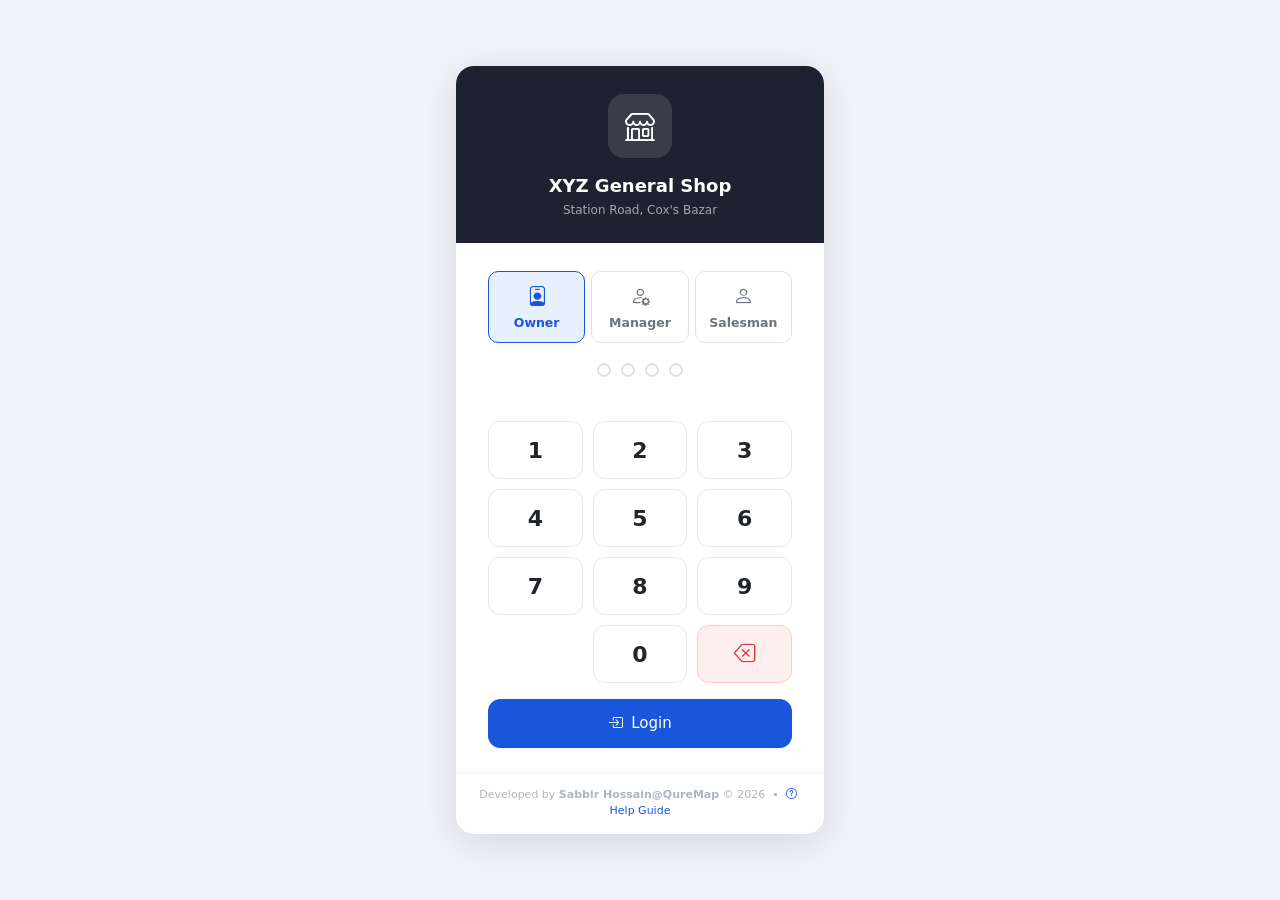
<file: pages/settings.html>
<!DOCTYPE html>
<html lang="en">
<head>
<meta charset="UTF-8">
<meta name="viewport" content="width=device-width, initial-scale=1.0">
<title>Settings | Sales & Inventory</title>
<link rel="stylesheet" href="https://cdn.jsdelivr.net/npm/bootstrap@5.3.0/dist/css/bootstrap.min.css">
<link rel="stylesheet" href="https://cdn.jsdelivr.net/npm/bootstrap-icons@1.11.0/font/bootstrap-icons.css">
<link rel="stylesheet" href="../assets/css/style.css">
</head>
<body>
<div class="app-layout">

  <aside class="sidebar" id="sidebar">
    <div class="sidebar-brand">
      <div class="sidebar-brand-icon"><i class="bi bi-shop"></i></div>
      <div class="sidebar-brand-text">Sales & Inventory<br><small>Management System</small></div>
    </div>
    <div class="sidebar-shop shop-header"></div>
    <nav id="sideNav"></nav>
    <div class="sidebar-footer"><div id="syncStatus"></div></div>
  </aside>
  <div class="sidebar-overlay" id="sidebarOverlay"></div>

  <div class="main-wrap">
    <header class="topbar">
      <button class="topbar-toggle" id="sidebarToggle"><i class="bi bi-list"></i></button>
      <span id="topShopName">Sales & Inventory</span>
      <div class="topbar-actions"><div id="userBadge"></div>
        <button class="btn btn-sm btn-outline-primary" id="syncBtn" onclick="GOOGLE.syncAll()"><i class="bi bi-cloud-upload me-1"></i>Sync</button>
        <button class="btn btn-sm btn-outline-secondary" id="langToggle"><i class="bi bi-translate me-1"></i>EN/বাং</button>
      </div>
    </header>

    <main class="page-content">
      <div class="page-title"><i class="bi bi-gear"></i> <span data-t="settings">Settings</span></div>

      <div class="row g-4">
        <!-- Shop Profile -->
        <div class="col-12 col-lg-6">
          <div class="panel">
            <div class="panel-header"><i class="bi bi-shop me-2"></i>Shop Profile</div>
            <div class="panel-body">
              <!-- Logo Upload -->
              <div class="text-center mb-3">
                <div id="logoPreviewWrap" class="mx-auto mb-2" style="width:90px;height:90px;border-radius:16px;overflow:hidden;border:2px dashed #dee2e6;display:flex;align-items:center;justify-content:center;background:#f8f9fb;cursor:pointer;">
                  <img id="logoPreview" src="" style="display:none;width:100%;height:100%;object-fit:contain;">
                  <i class="bi bi-image fs-2 text-muted" id="logoPlaceholder"></i>
                </div>
                <label for="logoUpload" class="btn btn-outline-secondary btn-sm"><i class="bi bi-upload me-1"></i>Upload Logo</label>
                <input type="file" id="logoUpload" class="d-none" accept="image/*">
                <button class="btn btn-outline-danger btn-sm ms-1" id="removeLogo"><i class="bi bi-trash"></i></button>
              </div>

              <div class="row g-3">
                <div class="col-12">
                  <label class="form-label">Business Name</label>
                  <input type="text" class="form-control" id="setShopName" placeholder="My General Shop">
                </div>
                <div class="col-md-6">
                  <label class="form-label" data-t="ownerName">Owner Name</label>
                  <input type="text" class="form-control" id="setOwnerName">
                </div>
                <div class="col-md-6">
                  <label class="form-label" data-t="mobile">Mobile</label>
                  <input type="tel" class="form-control" id="setMobile" placeholder="01XXXXXXXXX">
                </div>
                <div class="col-md-6">
                  <label class="form-label" data-t="whatsapp">WhatsApp</label>
                  <input type="tel" class="form-control" id="setWhatsapp" placeholder="01XXXXXXXXX">
                </div>
                <div class="col-md-6">
                  <label class="form-label" data-t="email">Email</label>
                  <input type="email" class="form-control" id="setEmail">
                </div>
                <div class="col-12">
                  <label class="form-label" data-t="address">Address</label>
                  <textarea class="form-control" id="setAddress" rows="2"></textarea>
                </div>
              </div>

              <div class="mt-3">
                <button class="btn btn-primary w-100" id="saveProfileBtn">
                  <i class="bi bi-save me-1"></i><span data-t="saveProfile">Save Profile</span>
                </button>
              </div>
            </div>
          </div>
        </div>

        <!-- App Settings -->
        <div class="col-12 col-lg-6">
          <div class="panel mb-3">
            <div class="panel-header"><i class="bi bi-sliders me-2"></i>App Settings</div>
            <div class="panel-body">
              <div class="row g-3">
                <div class="col-md-6">
                  <label class="form-label" data-t="currency">Currency</label>
                  <select class="form-select" id="setCurrency">
                    <option value="BDT">BDT (৳)</option>
                    <option value="USD">USD ($)</option>
                    <option value="EUR">EUR (€)</option>
                    <option value="INR">INR (₹)</option>
                  </select>
                </div>
                <div class="col-md-6">
                  <label class="form-label" data-t="taxRate">Default Tax Rate (%)</label>
                  <input type="number" class="form-control" id="setTaxRate" min="0" max="100" step="0.5" value="0">
                </div>
                <div class="col-12">
                  <label class="form-label" data-t="language">Language</label>
                  <div class="d-flex gap-3">
                    <div class="form-check">
                      <input class="form-check-input" type="radio" name="langOpt" id="langEn" value="en">
                      <label class="form-check-label" for="langEn">English</label>
                    </div>
                    <div class="form-check">
                      <input class="form-check-input" type="radio" name="langOpt" id="langBn" value="bn">
                      <label class="form-check-label" for="langBn">বাংলা (Bengali)</label>
                    </div>
                  </div>
                </div>
                <div class="col-12">
                  <label class="form-label">Theme / Color Scheme</label>
                  <div class="d-flex gap-2 align-items-center flex-wrap" id="themePicker">
                    <span class="theme-swatch" data-theme="default" style="background:linear-gradient(135deg,#1e2230 50%,#1a56db 50%)" title="Default Blue"></span>
                    <span class="theme-swatch" data-theme="green"   style="background:linear-gradient(135deg,#0d2b1e 50%,#0a7c4e 50%)" title="Forest Green"></span>
                    <span class="theme-swatch" data-theme="purple"  style="background:linear-gradient(135deg,#1e1535 50%,#6d28d9 50%)" title="Royal Purple"></span>
                    <span class="theme-swatch" data-theme="orange"  style="background:linear-gradient(135deg,#2c1400 50%,#c2410c 50%)" title="Warm Sunrise"></span>
                    <span class="theme-swatch" data-theme="teal"    style="background:linear-gradient(135deg,#0c2d38 50%,#0e7490 50%)" title="Ocean Teal"></span>
                    <span class="theme-swatch" data-theme="dark"    style="background:linear-gradient(135deg,#0f172a 50%,#3b82f6 50%)" title="Dark Mode"></span>
                    <span class="ms-2 text-muted small" id="themeLabel">Default Blue</span>
                  </div>
                  <div class="form-text">Theme is applied instantly across all pages.</div>
                </div>
              </div>
              <div class="mt-3">
                <button class="btn btn-primary w-100" id="saveSettingsBtn">
                  <i class="bi bi-save me-1"></i>Save Settings
                </button>
              </div>
            </div>
          </div>

          <!-- Google Sheets Integration -->
          <div class="panel mb-3">
            <div class="panel-header"><i class="bi bi-google me-2"></i>Google Sheets Integration</div>
            <div class="panel-body">
              <div id="googleStatusBanner" class="alert alert-warning d-flex align-items-center gap-2">
                <i class="bi bi-exclamation-circle-fill"></i>
                <div><strong>Not Connected</strong><br><small>Connect your Google account to backup data to Google Sheets</small></div>
              </div>

              <div class="mb-3">
                <label class="form-label">Google Client ID</label>
                <input type="text" class="form-control" id="setGoogleClientId" placeholder="Your Google OAuth Client ID">
                <div class="form-text">Required to enable Google Sheets sync. <a href="https://console.cloud.google.com" target="_blank">Get one here ↗</a></div>
              </div>

              <div class="mb-3">
                <label class="form-label">Spreadsheet ID <small class="text-muted">(auto-filled after connect)</small></label>
                <input type="text" class="form-control font-monospace" id="setSpreadsheetId" placeholder="Will be set automatically">
              </div>

              <div class="d-flex gap-2 flex-wrap mb-2">
                <button class="btn btn-primary flex-fill" onclick="GOOGLE.login()">
                  <i class="bi bi-google me-1"></i>Connect Google
                </button>
                <button class="btn btn-success flex-fill" onclick="SETTINGS.createSpreadsheet()">
                  <i class="bi bi-file-earmark-spreadsheet me-1"></i>Create Spreadsheet
                </button>
                <button class="btn btn-outline-danger" onclick="GOOGLE.logout()">
                  <i class="bi bi-x-circle me-1"></i>Disconnect
                </button>
              </div>
              <div class="d-flex gap-2 flex-wrap">
                <button class="btn btn-outline-primary flex-fill" onclick="GOOGLE.syncAll()">
                  <i class="bi bi-cloud-upload me-1"></i>Push to Sheets
                </button>
                <button class="btn btn-outline-success flex-fill" onclick="SETTINGS.pullFromSheets()">
                  <i class="bi bi-cloud-download me-1"></i>Pull from Sheets
                </button>
              </div>
              <div class="alert alert-info py-2 small mt-2 mb-0">
                <i class="bi bi-info-circle me-1"></i>
                <strong>Multi-device use:</strong> Push from your main device, then Pull on any other device using the same Google account to get the latest data.
              </div>

              <div class="mt-3">
                <div class="d-flex justify-content-between text-muted small">
                  <span>Last Sync: <strong id="setLastSync">Never</strong></span>
                  <span>Pending: <strong id="setPendingCount">0</strong></span>
                </div>
              </div>
            </div>
          </div>
        </div>

        <!-- Staff / User Management -->
        <div class="col-12">
          <div class="panel">
            <div class="panel-header"><i class="bi bi-people me-2"></i>Staff & Access Control</div>
            <div class="panel-body">
              <div class="row g-3">
                <!-- Add staff user -->
                <div class="col-12 col-md-5">
                  <div class="fw-semibold mb-2">Add Staff Account</div>
                  <div class="row g-2">
                    <div class="col-12">
                      <input type="text" class="form-control" id="newUserName" placeholder="Staff Name *">
                    </div>
                    <div class="col-6">
                      <select class="form-select" id="newUserRole">
                        <option value="manager">Manager</option>
                        <option value="salesman">Salesman</option>
                      </select>
                    </div>
                    <div class="col-6">
                      <input type="password" class="form-control" id="newUserPin" placeholder="4-digit PIN *" maxlength="4">
                    </div>
                    <div class="col-12">
                      <button class="btn btn-primary w-100" id="addUserBtn">
                        <i class="bi bi-person-plus me-1"></i>Add Staff Account
                      </button>
                    </div>
                  </div>
                  <div class="mt-3 p-3 rounded" style="background:var(--body-bg,#f8f9fb);font-size:12px;">
                    <div class="fw-semibold mb-1">Role Permissions:</div>
                    <div class="mb-1"><span class="badge" style="background:#6d28d9">Owner</span> — All pages, sync, settings, reports, investors</div>
                    <div class="mb-1"><span class="badge bg-success">Manager</span> — Dashboard, Products, Invoice, Restock</div>
                    <div><span class="badge bg-primary">Salesman</span> — Invoice only, max 10% discount, no purchase prices</div>
                  </div>
                </div>

                <!-- Current users -->
                <div class="col-12 col-md-7">
                  <div class="d-flex justify-content-between align-items-center mb-2">
                    <div class="fw-semibold">Active Accounts</div>
                    <button class="btn btn-sm btn-outline-secondary" onclick="SETTINGS.renderUsers()"><i class="bi bi-arrow-clockwise"></i></button>
                  </div>
                  <div id="usersList"></div>
                </div>
              </div>
            </div>
          </div>
        </div>

        <!-- Audit Log -->
        <div class="col-12">
          <div class="panel">
            <div class="panel-header d-flex justify-content-between">
              <span><i class="bi bi-journal-text me-2"></i>Staff Activity Log</span>
              <div class="d-flex gap-2">
                <button class="btn btn-sm btn-outline-secondary" onclick="SETTINGS.renderAuditLog()"><i class="bi bi-arrow-clockwise me-1"></i>Refresh</button>
                <button class="btn btn-sm btn-outline-danger" onclick="SETTINGS.clearAuditLog()"><i class="bi bi-trash me-1"></i>Clear Log</button>
              </div>
            </div>
            <div class="table-responsive" style="max-height:280px;overflow-y:auto;">
              <table class="table table-sm table-hover">
                <thead class="sticky-top" style="background:var(--card-bg,#fff);">
                  <tr><th>Time</th><th>Staff</th><th>Role</th><th>Action</th><th>Details</th></tr>
                </thead>
                <tbody id="auditLogBody">
                  <tr><td colspan="5" class="text-center text-muted py-3">No activity recorded yet</td></tr>
                </tbody>
              </table>
            </div>
          </div>
        </div>

        <!-- Backup & Restore -->
        <div class="col-12">
          <div class="panel">
            <div class="panel-header"><i class="bi bi-cloud-arrow-down me-2"></i>Backup & Restore</div>
            <div class="panel-body">
              <div class="row g-3 align-items-center">
                <div class="col-md-6">
                  <h6>Export All Data</h6>
                  <p class="text-muted small">Download a complete backup of all your data (products, sales, customers, suppliers, settings).</p>
                  <div class="d-flex gap-2">
                    <button class="btn btn-success" onclick="SETTINGS.exportBackup()">
                      <i class="bi bi-download me-1"></i>Export JSON Backup
                    </button>
                    <button class="btn btn-outline-secondary" onclick="APP.exportCSV(DB.getProducts(),'products-backup.csv')">
                      <i class="bi bi-filetype-csv me-1"></i>Products CSV
                    </button>
                    <button class="btn btn-outline-secondary" onclick="APP.exportCSV(DB.getSales(),'sales-backup.csv')">
                      <i class="bi bi-filetype-csv me-1"></i>Sales CSV
                    </button>
                  </div>
                </div>
                <div class="col-md-6">
                  <h6>Import / Restore</h6>
                  <p class="text-muted small">Restore data from a previously exported JSON backup file. <strong class="text-danger">This will overwrite existing data.</strong></p>
                  <div class="d-flex gap-2 align-items-center">
                    <input type="file" class="form-control" id="restoreFile" accept=".json">
                    <button class="btn btn-warning" onclick="SETTINGS.importBackup()">
                      <i class="bi bi-upload me-1"></i>Restore
                    </button>
                  </div>
                </div>
              </div>

              <hr>
              <div class="row g-3">
              <div class="col-md-6">
                  <h6 class="text-danger"><i class="bi bi-shield-lock me-1"></i>Danger Zone</h6>
                  <p class="text-muted small">Permanently deletes ALL data. Requires owner password.</p>
                  <div class="d-flex gap-2 flex-wrap">
                    <button class="btn btn-outline-danger" onclick="SETTINGS.showClearConfirm()">
                      <i class="bi bi-trash me-1"></i>Clear All Data
                    </button>
                    <button class="btn btn-outline-secondary" data-bs-toggle="modal" data-bs-target="#changePasswordModal">
                      <i class="bi bi-key me-1"></i>Change Password
                    </button>
                  </div>
                  <div class="form-text mt-1">Default password: <code>1234</code></div>
              </div>
                <div class="col-md-6">
                  <h6>Storage Usage</h6>
                  <div id="storageInfo" class="text-muted small"></div>
                </div>
              </div>
            </div>
          </div>
        </div>
      </div>
    </main>

      <footer class="app-footer no-print"></footer>
    </div>
</div>

<!-- Danger Zone Modal -->
<div class="modal fade" id="dangerModal" tabindex="-1">
  <div class="modal-dialog modal-dialog-centered modal-sm">
    <div class="modal-content border-danger">
      <div class="modal-header bg-danger text-white">
        <h5 class="modal-title"><i class="bi bi-shield-exclamation me-2"></i>Security Check</h5>
        <button type="button" class="btn-close btn-close-white" data-bs-dismiss="modal"></button>
      </div>
      <div class="modal-body">
        <div class="alert alert-danger py-2 small">
          <i class="bi bi-exclamation-triangle-fill me-1"></i>
          <strong>WARNING:</strong> This will permanently delete ALL products, sales, customers, suppliers and settings. This cannot be undone!
        </div>
        <label class="form-label fw-semibold">Enter Owner Password to confirm:</label>
        <input type="password" class="form-control" id="dangerPassword" placeholder="Enter password">
        <div class="form-text">Default password: <code>1234</code> — change it in Settings.</div>
        <div id="dangerError" class="text-danger small mt-1 d-none"><i class="bi bi-x-circle me-1"></i>Incorrect password</div>
      </div>
      <div class="modal-footer">
        <button class="btn btn-secondary btn-sm" data-bs-dismiss="modal">Cancel</button>
        <button class="btn btn-danger btn-sm" id="confirmClearBtn"><i class="bi bi-trash me-1"></i>Delete Everything</button>
      </div>
    </div>
  </div>
</div>

<!-- Change Password Modal -->
<div class="modal fade" id="changePasswordModal" tabindex="-1">
  <div class="modal-dialog modal-dialog-centered modal-sm">
    <div class="modal-content">
      <div class="modal-header"><h5 class="modal-title"><i class="bi bi-key me-2"></i>Change Owner Password</h5><button class="btn-close" data-bs-dismiss="modal"></button></div>
      <div class="modal-body">
        <div class="mb-2"><label class="form-label">Current Password</label><input type="password" class="form-control" id="currentPw"></div>
        <div class="mb-2"><label class="form-label">New Password</label><input type="password" class="form-control" id="newPw"></div>
        <div class="mb-2"><label class="form-label">Confirm New Password</label><input type="password" class="form-control" id="confirmPw"></div>
        <div id="pwError" class="text-danger small d-none"></div>
      </div>
      <div class="modal-footer">
        <button class="btn btn-secondary btn-sm" data-bs-dismiss="modal">Cancel</button>
        <button class="btn btn-primary btn-sm" id="savePwBtn"><i class="bi bi-save me-1"></i>Save Password</button>
      </div>
    </div>
  </div>
</div>

<script src="https://cdn.jsdelivr.net/npm/bootstrap@5.3.0/dist/js/bootstrap.bundle.min.js"></script>
<script src="../assets/js/storage.js"></script>
<script src="../assets/js/auth.js"></script>
<script src="../assets/js/sheet-sync.js"></script>
<script src="../assets/js/app.js"></script>
<script>
const SETTINGS = {
  logoData: '',

  init() {
    APP.currentPage = 'settings';
    this.loadProfile();
    this.loadSettings();
    this.loadGoogleStatus();
    this.bindEvents();
    this.showStorageInfo();
    this.initThemePicker();
    this.renderUsers();
    this.renderAuditLog();
  },

  initThemePicker() {
    const THEME_NAMES = { default:'Default Blue', green:'Forest Green', purple:'Royal Purple', orange:'Warm Sunrise', teal:'Ocean Teal', dark:'Dark Mode' };
    const current = DB.getTheme();
    const swatches = document.querySelectorAll('.theme-swatch');
    const label = document.getElementById('themeLabel');

    swatches.forEach(sw => {
      if (sw.dataset.theme === current) { sw.classList.add('active'); if (label) label.textContent = THEME_NAMES[current] || current; }
      sw.addEventListener('click', () => {
        const theme = sw.dataset.theme;
        DB.setTheme(theme);
        APP.applyTheme(theme);
        swatches.forEach(s => s.classList.remove('active'));
        sw.classList.add('active');
        if (label) label.textContent = THEME_NAMES[theme] || theme;
        APP.showToast(`Theme: ${THEME_NAMES[theme]}`, 'success');
      });
    });
  },

  loadProfile() {
    const shop = DB.getShop();
    document.getElementById('setShopName').value = shop.name || '';
    document.getElementById('setOwnerName').value = shop.owner || '';
    document.getElementById('setMobile').value = shop.mobile || '';
    document.getElementById('setWhatsapp').value = shop.whatsapp || '';
    document.getElementById('setEmail').value = shop.email || '';
    document.getElementById('setAddress').value = shop.address || '';
    if (shop.logo) {
      this.logoData = shop.logo;
      document.getElementById('logoPreview').src = shop.logo;
      document.getElementById('logoPreview').style.display = 'block';
      document.getElementById('logoPlaceholder').style.display = 'none';
    }
  },

  loadSettings() {
    const s = DB.getSettings();
    document.getElementById('setCurrency').value = s.currency || 'BDT';
    document.getElementById('setTaxRate').value = s.taxRate || 0;
    const lang = DB.getLang();
    document.getElementById('langEn').checked = lang === 'en';
    document.getElementById('langBn').checked = lang === 'bn';
    const sid = DB.getSpreadsheetId();
    if (sid) document.getElementById('setSpreadsheetId').value = sid;
  },

  loadGoogleStatus() {
    const banner = document.getElementById('googleStatusBanner');
    const lastSync = DB.getLastSync();
    const pending = DB.getPendingSync().length;
    document.getElementById('setLastSync').textContent = lastSync ? APP.fmtDate(lastSync) : 'Never';
    document.getElementById('setPendingCount').textContent = pending;

    if (GOOGLE.isSignedIn && GOOGLE.isSignedIn()) {
      banner.className = 'alert alert-success d-flex align-items-center gap-2';
      banner.innerHTML = `<i class="bi bi-check-circle-fill"></i><div><strong>Connected to Google</strong><br><small>Your data syncs automatically when online.</small></div>`;
    }
  },

  bindEvents() {
    document.getElementById('saveProfileBtn')?.addEventListener('click', () => this.saveProfile());
    document.getElementById('saveSettingsBtn')?.addEventListener('click', () => this.saveSettings());

    document.getElementById('logoUpload')?.addEventListener('change', e => {
      const file = e.target.files[0];
      if (!file) return;
      if (file.size > 500000) { APP.showToast('Logo should be under 500KB', 'warning'); return; }
      const reader = new FileReader();
      reader.onload = ev => {
        this.logoData = ev.target.result;
        document.getElementById('logoPreview').src = ev.target.result;
        document.getElementById('logoPreview').style.display = 'block';
        document.getElementById('logoPlaceholder').style.display = 'none';
      };
      reader.readAsDataURL(file);
    });

    document.getElementById('removeLogo')?.addEventListener('click', () => {
      this.logoData = '';
      document.getElementById('logoPreview').src = '';
      document.getElementById('logoPreview').style.display = 'none';
      document.getElementById('logoPlaceholder').style.display = '';
      document.getElementById('logoUpload').value = '';
    });

    // Danger zone password
    document.getElementById('confirmClearBtn')?.addEventListener('click', () => {
      const pw = document.getElementById('dangerPassword')?.value;
      const storedPw = localStorage.getItem('sis_owner_password') || '1234';
      if (pw !== storedPw) {
        document.getElementById('dangerError').classList.remove('d-none');
        document.getElementById('dangerPassword').focus();
        return;
      }
      bootstrap.Modal.getInstance(document.getElementById('dangerModal'))?.hide();
      SETTINGS.clearAll();
    });

    // Change password / PIN
    document.getElementById('savePwBtn')?.addEventListener('click', () => {
      const current = document.getElementById('currentPw')?.value;
      const nw      = document.getElementById('newPw')?.value;
      const confirm = document.getElementById('confirmPw')?.value;
      const errEl   = document.getElementById('pwError');
      errEl.classList.add('d-none');

      if (!nw || nw.length < 4) {
        errEl.textContent = 'New PIN must be at least 4 digits';
        errEl.classList.remove('d-none'); return;
      }
      if (nw !== confirm) {
        errEl.textContent = 'PINs do not match';
        errEl.classList.remove('d-none'); return;
      }

      const targetId = SETTINGS._changePINTarget;
      if (targetId) {
        // Changing a specific staff user's PIN — owner must confirm with their own PIN
        const ownerVerify = AUTH.verifyPIN('owner', current);
        if (!ownerVerify.ok) {
          errEl.textContent = 'Enter YOUR owner PIN to authorise this change';
          errEl.classList.remove('d-none'); return;
        }
        const result = AUTH.updateUserPIN(targetId, nw);
        if (!result.ok) { errEl.textContent = result.error; errEl.classList.remove('d-none'); return; }
        SETTINGS._changePINTarget = null;
      } else {
        // Changing owner's own PIN
        const stored = localStorage.getItem('sis_owner_password') || '1234';
        if (current !== stored) {
          errEl.textContent = 'Current password is incorrect';
          errEl.classList.remove('d-none'); return;
        }
        localStorage.setItem('sis_owner_password', nw);
        // Also update owner user in AUTH
        const ownerUser = AUTH.getUsers().find(u => u.role === 'owner');
        if (ownerUser) AUTH.updateUserPIN(ownerUser.id, nw);
      }

      bootstrap.Modal.getInstance(document.getElementById('changePasswordModal'))?.hide();
      APP.showToast('PIN changed successfully!', 'success');
      AUTH.log('pin_changed', { userId: targetId || 'owner' });
      SETTINGS.renderUsers();
    });

    // Google auth events
    document.addEventListener('google-auth-success', () => this.loadGoogleStatus());
  },

  saveProfile() {
    const shop = {
      name: document.getElementById('setShopName').value.trim(),
      owner: document.getElementById('setOwnerName').value.trim(),
      mobile: document.getElementById('setMobile').value.trim(),
      whatsapp: document.getElementById('setWhatsapp').value.trim(),
      email: document.getElementById('setEmail').value.trim(),
      address: document.getElementById('setAddress').value.trim(),
      logo: this.logoData,
    };
    DB.saveShop(shop);
    APP.renderHeader();
    APP.showToast(t('profileSaved'), 'success');
  },

  saveSettings() {
    const lang = document.querySelector('input[name="langOpt"]:checked')?.value || 'en';
    DB.setLang(lang);
    const settings = {
      currency: document.getElementById('setCurrency').value,
      taxRate: parseFloat(document.getElementById('setTaxRate').value || 0),
      lang,
    };
    DB.saveSettings(settings);
    const sid = document.getElementById('setSpreadsheetId').value.trim();
    if (sid) DB.saveSpreadsheetId(sid);

    // Update Google client ID if provided
    const clientId = document.getElementById('setGoogleClientId').value.trim();
    if (clientId) {
      GOOGLE.CLIENT_ID = clientId;
      localStorage.setItem('sis_google_client_id', clientId);
    }

    APP.showToast('Settings saved!', 'success');
    if (lang !== DB.getLang()) setTimeout(() => location.reload(), 800);
  },

  async createSpreadsheet() {
    if (!GOOGLE.isSignedIn || !GOOGLE.isSignedIn()) {
      APP.showToast('Please connect Google first', 'warning');
      return;
    }
    const shop = DB.getShop();
    try {
      APP.showToast('Creating spreadsheet...', 'info');
      const id = await GOOGLE.createSpreadsheet(shop.name);
      document.getElementById('setSpreadsheetId').value = id;
      APP.showToast('Spreadsheet created successfully!', 'success');
    } catch (e) {
      APP.showToast('Error: ' + e.message, 'error');
    }
  },

  async pullFromSheets() {
    const result = await GOOGLE.pullAll();
    if (result) {
      this.loadProfile();
      this.loadSettings();
      this.showStorageInfo();
    }
  },

  exportBackup() {
    const data = DB.exportAll();
    const filename = `sis-backup-${new Date().toISOString().split('T')[0]}.json`;
    APP.exportJSON(data, filename);
    APP.showToast('Backup exported!', 'success');
  },

  importBackup() {
    const file = document.getElementById('restoreFile')?.files[0];
    if (!file) { APP.showToast('Please select a backup file', 'warning'); return; }
    APP.showConfirm('This will overwrite ALL existing data. Are you sure?', () => {
      const reader = new FileReader();
      reader.onload = ev => {
        try {
          const data = JSON.parse(ev.target.result);
          const result = DB.importAll(data);
          if (!result.ok) { APP.showToast('Import failed: ' + result.error, 'error'); return; }
          APP.showToast('Backup restored successfully!', 'success');
          APP.renderHeader();
          this.loadProfile();
          this.loadSettings();
          this.showStorageInfo();
        } catch (e) {
          APP.showToast('Invalid backup file — could not parse JSON', 'error');
        }
      };
      reader.readAsText(file);
    });
  },

  showClearConfirm() {
    document.getElementById('dangerPassword').value = '';
    document.getElementById('dangerError').classList.add('d-none');
    new bootstrap.Modal(document.getElementById('dangerModal')).show();
  },

  clearAll() {
    Object.values(DB.KEYS).forEach(k => localStorage.removeItem(k));
    APP.showToast('All data cleared', 'info');
    setTimeout(() => location.reload(), 1000);
  },

  showStorageInfo() {
    const el = document.getElementById('storageInfo');
    if (!el) return;
    let total = 0;
    Object.keys(localStorage).forEach(k => { total += (localStorage.getItem(k) || '').length; });
    const kb  = (total / 1024).toFixed(1);
    const pct = ((total / (5 * 1024 * 1024)) * 100).toFixed(1);
    el.innerHTML = `<div class="mb-1">Used: <strong>${kb} KB</strong> of ~5 MB (${pct}%)</div>
      <div class="progress" style="height:8px;"><div class="progress-bar ${parseFloat(pct) > 80 ? 'bg-danger' : 'bg-success'}" style="width:${Math.min(parseFloat(pct), 100)}%"></div></div>
      <div class="mt-1 text-muted">Products: ${DB.getProducts().length} &bull; Sales: ${DB.getSales().length} &bull; Stock: ${DB.getStockEntries().length}</div>`;
  },

  // ── Staff Management ─────────────────────────────────────────
  _changePINTarget: null,
  _addUserHandler: null,

  renderUsers() {
    const users = AUTH.getUsers().filter(u => u.active);
    const el = document.getElementById('usersList');
    if (!el) return;
    const RC = { owner: '#6d28d9', manager: '#0a7c4e', salesman: '#1a56db' };
    el.innerHTML = users.map(u => `
      <div class="d-flex align-items-center gap-2 py-2 border-bottom">
        <div style="width:34px;height:34px;border-radius:8px;background:${RC[u.role]||'#999'};
          display:flex;align-items:center;justify-content:center;color:#fff;font-weight:700;flex-shrink:0;">
          ${(u.name||'?')[0].toUpperCase()}
        </div>
        <div class="flex-fill min-w-0">
          <div class="fw-semibold">${u.name}</div>
          <span class="badge" style="background:${RC[u.role]||'#999'};font-size:10px;">${u.role}</span>
        </div>
        <div class="d-flex gap-1 flex-shrink-0">
          <button class="btn btn-sm btn-outline-secondary" style="padding:3px 7px;font-size:11px;"
            onclick="SETTINGS.showChangePIN('${u.id}','${u.name}')">
            <i class="bi bi-key"></i>
          </button>
          ${u.role !== 'owner' ? `<button class="btn btn-sm btn-outline-danger" style="padding:3px 7px;font-size:11px;"
            onclick="SETTINGS.removeUser('${u.id}','${u.name}')">
            <i class="bi bi-person-dash"></i>
          </button>` : ''}
        </div>
      </div>`).join('') || '<div class="text-muted small py-2">No staff accounts yet</div>';

    // Re-bind add user button
    const addBtn = document.getElementById('addUserBtn');
    if (addBtn) {
      const handler = () => {
        const name = document.getElementById('newUserName')?.value.trim();
        const role = document.getElementById('newUserRole')?.value;
        const pin  = document.getElementById('newUserPin')?.value.trim();
        if (!name) { APP.showToast('Name is required', 'warning'); return; }
        if (!pin || pin.length !== 4 || !/^\d{4}$/.test(pin)) {
          APP.showToast('PIN must be exactly 4 digits', 'warning'); return;
        }
        const result = AUTH.addUser(name, role, pin);
        if (!result.ok) { APP.showToast(result.error, 'warning'); return; }
        document.getElementById('newUserName').value = '';
        document.getElementById('newUserPin').value  = '';
        APP.showToast(`${name} (${role}) added!`, 'success');
        AUTH.log('user_added', { name, role });
        this.renderUsers();
      };
      addBtn.replaceWith(addBtn.cloneNode(true)); // remove old listeners
      document.getElementById('addUserBtn')?.addEventListener('click', handler);
    }
  },

  showChangePIN(userId, name) {
    this._changePINTarget = userId;
    document.getElementById('currentPw').value  = '';
    document.getElementById('newPw').value       = '';
    document.getElementById('confirmPw').value   = '';
    document.getElementById('pwError').classList.add('d-none');
    const title = document.querySelector('#changePasswordModal .modal-title');
    if (title) title.textContent = `Change PIN — ${name}`;
    new bootstrap.Modal(document.getElementById('changePasswordModal')).show();
  },

  removeUser(userId, name) {
    APP.showConfirm(`Remove "${name}"? They will no longer be able to log in.`, () => {
      const result = AUTH.deactivateUser(userId);
      if (result && result.ok === false) { APP.showToast(result.error, 'warning'); return; }
      AUTH.log('user_removed', { name });
      APP.showToast(`${name} removed`, 'info');
      this.renderUsers();
    });
  },

  // ── Audit Log ────────────────────────────────────────────────
  renderAuditLog() {
    const log   = AUTH.getAuditLog(100);
    const tbody = document.getElementById('auditLogBody');
    if (!tbody) return;
    const ACTION_LABELS = {
      sale_posted:   { label: '💰 Sale Posted',   cls: 'text-success' },
      stock_posted:  { label: '📦 Stock Added',   cls: 'text-primary' },
      expense_added: { label: '💸 Expense Added', cls: 'text-danger'  },
      user_added:    { label: '👤 User Added',    cls: 'text-warning' },
      user_removed:  { label: '🗑️ User Removed', cls: 'text-danger'  },
    };
    if (!log.length) {
      tbody.innerHTML = '<tr><td colspan="5" class="text-center text-muted py-3">No activity recorded yet</td></tr>';
      return;
    }
    const RC = { owner: '#6d28d9', manager: '#0a7c4e', salesman: '#1a56db' };
    tbody.innerHTML = log.map(entry => {
      const cfg = ACTION_LABELS[entry.action] || { label: entry.action, cls: '' };
      const d   = new Date(entry.timestamp);
      const ts  = `${d.toLocaleDateString()} ${d.toLocaleTimeString([], {hour:'2-digit',minute:'2-digit'})}`;
      const det = typeof entry.details === 'object'
        ? Object.entries(entry.details).map(([k,v]) => `${k}: ${v}`).join(', ')
        : (entry.details || '');
      return `<tr>
        <td style="font-size:11px;white-space:nowrap;">${ts}</td>
        <td style="font-weight:600;color:${RC[entry.userRole]||'#666'};font-size:12px;">${entry.userName}</td>
        <td><span class="badge" style="background:${RC[entry.userRole]||'#999'};font-size:10px;">${entry.userRole}</span></td>
        <td class="${cfg.cls}" style="font-size:12px;">${cfg.label}</td>
        <td style="font-size:11px;color:#6c757d;">${det}</td>
      </tr>`;
    }).join('');
  },

  clearAuditLog() {
    APP.showConfirm('Clear the entire activity log? This cannot be undone.', () => {
      AUTH.clearAuditLog();
      APP.showToast('Activity log cleared', 'info');
      this.renderAuditLog();
    });
  }
};

document.addEventListener('DOMContentLoaded', () => {
    // Auth guard + user badge
    if (!AUTH.guard('settings')) return;
    AUTH.renderUserBadge();
    AUTH.applyRestrictions();

  document.getElementById('sidebarToggle')?.addEventListener('click', () => {
    document.getElementById('sidebar').classList.toggle('open');
    document.getElementById('sidebarOverlay').classList.toggle('show');
  });
  document.getElementById('sidebarOverlay')?.addEventListener('click', () => {
    document.getElementById('sidebar').classList.remove('open');
    document.getElementById('sidebarOverlay').classList.remove('show');
  });
  SETTINGS.init();
});
</script>
</body>
</html>
</file>
<file: assets/css/style.css>
/* style.css - Sales & Inventory Management System */

/* ══════════════════════════════════════
   THEMES — applied via data-theme on <body>
   ══════════════════════════════════════ */

/* 1. Default Blue (unchanged) */
:root, [data-theme="default"] {
  --primary: #1a56db;
  --primary-light: #e8f0fe;
  --sidebar-bg: #1e2230;
  --sidebar-hover: #2d3348;
  --body-bg: #f1f3f8;
  --card-bg: #ffffff;
  --card-border: #edf0f5;
  --text-main: #212529;
  --text-muted: #6c757d;
  --topbar-bg: #ffffff;
  --topbar-border: #e5e7eb;
  --icon-primary-bg: #e8f0fe;
  --icon-primary-fg: #1a56db;
}

/* 2. Forest Green */
[data-theme="green"] {
  --primary: #0a7c4e;
  --primary-light: #d1fae5;
  --sidebar-bg: #0d2b1e;
  --sidebar-hover: #163d2c;
  --body-bg: #f0faf5;
  --card-bg: #ffffff;
  --card-border: #d1fae5;
  --text-main: #1a2e24;
  --icon-primary-bg: #d1fae5;
  --icon-primary-fg: #0a7c4e;
}

/* 3. Royal Purple */
[data-theme="purple"] {
  --primary: #6d28d9;
  --primary-light: #ede9fe;
  --sidebar-bg: #1e1535;
  --sidebar-hover: #2d1f52;
  --body-bg: #f5f3ff;
  --card-bg: #ffffff;
  --card-border: #ede9fe;
  --text-main: #1e1535;
  --icon-primary-bg: #ede9fe;
  --icon-primary-fg: #6d28d9;
}

/* 4. Warm Sunrise (Orange) */
[data-theme="orange"] {
  --primary: #c2410c;
  --primary-light: #fff7ed;
  --sidebar-bg: #2c1400;
  --sidebar-hover: #451e00;
  --body-bg: #fff7ed;
  --card-bg: #ffffff;
  --card-border: #fed7aa;
  --text-main: #1c0a00;
  --icon-primary-bg: #ffedd5;
  --icon-primary-fg: #c2410c;
}

/* 5. Ocean Teal */
[data-theme="teal"] {
  --primary: #0e7490;
  --primary-light: #cffafe;
  --sidebar-bg: #0c2d38;
  --sidebar-hover: #124455;
  --body-bg: #ecfeff;
  --card-bg: #ffffff;
  --card-border: #a5f3fc;
  --text-main: #0c2d38;
  --icon-primary-bg: #cffafe;
  --icon-primary-fg: #0e7490;
}

/* 6. Dark Mode */
[data-theme="dark"] {
  --primary: #3b82f6;
  --primary-light: #1e3a5f;
  --sidebar-bg: #111827;
  --sidebar-hover: #1f2937;
  --body-bg: #0f172a;
  --card-bg: #1e293b;
  --card-border: #334155;
  --text-main: #e2e8f0;
  --text-muted: #94a3b8;
  --topbar-bg: #1e293b;
  --topbar-border: #334155;
  --icon-primary-bg: #1e3a5f;
  --icon-primary-fg: #60a5fa;
}

:root {
  --primary: #1a56db;
  --primary-light: #e8f0fe;
  --secondary: #6c757d;
  --success: #0f9b58;
  --danger: #dc3545;
  --warning: #f59e0b;
  --dark: #1e2230;
  --sidebar-width: 230px;
  --sidebar-bg: #1e2230;
  --sidebar-hover: #2d3348;
  --topbar-h: 56px;
  --body-bg: #f1f3f8;
  --card-bg: #ffffff;
  --card-border: #edf0f5;
  --text-main: #212529;
  --topbar-bg: #ffffff;
  --topbar-border: #e5e7eb;
  --font-main: 'Segoe UI', system-ui, -apple-system, sans-serif;
  --card-shadow: 0 2px 8px rgba(0,0,0,0.08);
  --radius: 10px;
}

* { box-sizing: border-box; margin: 0; padding: 0; }

body {
  font-family: var(--font-main);
  background: var(--body-bg, #f1f3f8);
  color: var(--text-main, #212529);
  font-size: 14px;
}

/* ── LAYOUT ── */
.app-layout {
  display: flex;
  min-height: 100vh;
}

/* ── SIDEBAR ── */
.sidebar {
  width: var(--sidebar-width);
  background: var(--sidebar-bg);
  color: #c8cdd8;
  position: fixed;
  top: 0; left: 0; bottom: 0;
  z-index: 1040;
  display: flex;
  flex-direction: column;
  transition: transform 0.25s ease;
  overflow-y: auto;
}

.sidebar-brand {
  padding: 16px 18px;
  border-bottom: 1px solid rgba(255,255,255,0.08);
  display: flex;
  align-items: center;
  gap: 10px;
  min-height: var(--topbar-h);
}

.sidebar-brand-icon {
  width: 34px; height: 34px;
  background: var(--primary);
  border-radius: 8px;
  display: flex; align-items: center; justify-content: center;
  font-size: 18px; color: #fff; flex-shrink: 0;
}

.sidebar-brand-text {
  font-size: 13px; font-weight: 700;
  color: #fff; line-height: 1.2;
}
.sidebar-brand-text small { font-weight: 400; color: #8b95a6; font-size: 11px; }

.sidebar-shop {
  padding: 12px 16px;
  border-bottom: 1px solid rgba(255,255,255,0.06);
  font-size: 12px;
}
.sidebar-shop .shop-name { font-weight: 700; color: #fff; font-size: 13px; white-space: nowrap; overflow: hidden; text-overflow: ellipsis; }
.sidebar-shop .shop-addr { color: #8b95a6; font-size: 11px; white-space: nowrap; overflow: hidden; text-overflow: ellipsis; }

#sideNav {
  flex: 1;
  padding: 8px 0;
  display: flex;
  flex-direction: column;
}

#sideNav .nav-link {
  display: flex;
  align-items: center;
  gap: 10px;
  padding: 10px 18px;
  color: #a0aab8;
  text-decoration: none;
  font-size: 13.5px;
  font-weight: 500;
  border-radius: 0;
  transition: all 0.15s;
  border-left: 3px solid transparent;
}

#sideNav .nav-link i { font-size: 16px; flex-shrink: 0; }
#sideNav .nav-link:hover { background: var(--sidebar-hover); color: #fff; }
#sideNav .nav-link.active { background: var(--sidebar-hover); color: #fff; border-left-color: var(--primary); }

.sidebar-footer {
  padding: 12px 16px;
  border-top: 1px solid rgba(255,255,255,0.08);
  font-size: 11px;
  color: #8b95a6;
}

/* ── MAIN CONTENT ── */
.main-wrap {
  margin-left: var(--sidebar-width);
  flex: 1;
  display: flex;
  flex-direction: column;
  min-height: 100vh;
}

/* ── TOPBAR ── */
.topbar {
  height: var(--topbar-h);
  background: var(--topbar-bg, #fff);
  border-bottom: 1px solid var(--topbar-border, #e5e7eb);
  display: flex;
  align-items: center;
  padding: 0 20px;
  gap: 12px;
  position: sticky;
  top: 0;
  z-index: 1030;
}

.topbar-toggle {
  display: none;
  background: none;
  border: none;
  font-size: 20px;
  cursor: pointer;
  color: #555;
}

#topShopName {
  font-weight: 700;
  font-size: 15px;
  flex: 1;
  color: #1e2230;
  white-space: nowrap;
  overflow: hidden;
  text-overflow: ellipsis;
}

.topbar-actions { display: flex; align-items: center; gap: 8px; flex-shrink: 0; }

/* ── PAGE CONTENT ── */
.page-content {
  padding: 22px 24px;
  flex: 1;
}

.page-title {
  font-size: 20px;
  font-weight: 700;
  margin-bottom: 18px;
  color: #1e2230;
  display: flex;
  align-items: center;
  gap: 8px;
}

/* ── SUMMARY CARDS ── */
.summary-card {
  background: var(--card-bg, #fff);
  border-radius: var(--radius);
  padding: 18px 20px;
  box-shadow: var(--card-shadow);
  display: flex;
  align-items: center;
  gap: 14px;
  border: 1px solid var(--card-border, #edf0f5);
  transition: transform 0.15s;
}
.summary-card:hover { transform: translateY(-2px); }

.summary-card-icon {
  width: 42px; height: 42px;
  border-radius: 10px;
  display: flex; align-items: center; justify-content: center;
  font-size: 19px; flex-shrink: 0;
}

.summary-card-body { flex: 1; min-width: 0; }
.summary-card-label { font-size: 10.5px; color: var(--text-muted, #6c757d); font-weight: 600; text-transform: uppercase; letter-spacing: 0.5px; margin-bottom: 2px; }
.summary-card-value { font-size: 15px; font-weight: 700; color: var(--text-main, #1e2230); line-height: 1.25; white-space: nowrap; overflow: hidden; text-overflow: ellipsis; }
.summary-card-sub { font-size: 10px; color: #adb5bd; }

.icon-blue { background: #e8f0fe; color: #1a56db; }
.icon-green { background: #d1fae5; color: #0f9b58; }
.icon-orange { background: #fff3cd; color: #d97706; }
.icon-red { background: #fee2e2; color: #dc2626; }
.icon-purple { background: #ede9fe; color: #7c3aed; }
.icon-teal { background: #ccfbf1; color: #0d9488; }

/* ── CARDS / PANELS ── */
.panel {
  background: var(--card-bg, #fff);
  border-radius: var(--radius);
  box-shadow: var(--card-shadow);
  border: 1px solid var(--card-border, #edf0f5);
  overflow: hidden;
}

.panel-header {
  padding: 14px 18px;
  border-bottom: 1px solid var(--card-border, #f0f2f5);
  display: flex;
  align-items: center;
  justify-content: space-between;
  font-weight: 600;
  font-size: 14px;
  color: var(--text-main, #1e2230);
  background: var(--card-bg, #fff);
}

.panel-body { padding: 16px 18px; }

/* ── TABLES ── */
.table-responsive { border-radius: 0 0 var(--radius) var(--radius); }
.table { margin-bottom: 0; font-size: 13.5px; }
.table thead th { background: #f8f9fb; font-weight: 600; font-size: 12px; text-transform: uppercase; letter-spacing: 0.4px; color: #6c757d; border-bottom: 2px solid #edf0f5; padding: 10px 12px; white-space: nowrap; }
.table tbody td { padding: 10px 12px; vertical-align: middle; border-color: #f0f2f5; }
.table tbody tr:hover { background: #fafbfe; }
.table-striped tbody tr:nth-of-type(odd) { background: #fafbfe; }

/* ── FORMS ── */
.form-label { font-size: 13px; font-weight: 500; margin-bottom: 4px; color: #374151; }
.form-control, .form-select {
  border: 1.5px solid #e5e7eb;
  border-radius: 8px;
  font-size: 13.5px;
  padding: 8px 12px;
  transition: border-color 0.15s, box-shadow 0.15s;
}
.form-control:focus, .form-select:focus {
  border-color: var(--primary);
  box-shadow: 0 0 0 3px rgba(26,86,219,0.12);
}

/* ── BUTTONS ── */
.btn { border-radius: 8px; font-size: 13.5px; font-weight: 500; padding: 8px 16px; transition: all 0.15s; }
.btn-primary { background: var(--primary); border-color: var(--primary); }
.btn-primary:hover { background: #1447d4; border-color: #1447d4; }
.btn-sm { padding: 5px 10px; font-size: 12.5px; }
.btn-lg { padding: 12px 24px; font-size: 15px; }
.btn-icon { width: 36px; height: 36px; padding: 0; display: inline-flex; align-items: center; justify-content: center; border-radius: 8px; }

/* ── BADGES ── */
.badge { font-size: 11px; font-weight: 600; padding: 4px 8px; border-radius: 6px; }

/* ── INVOICE SPECIFIC ── */
.invoice-items-section { background: #fff; border-radius: var(--radius); box-shadow: var(--card-shadow); border: 1px solid #edf0f5; }
.invoice-totals { background: #f8f9fb; border-radius: var(--radius); padding: 16px; }
.invoice-total-row { display: flex; justify-content: space-between; padding: 4px 0; font-size: 13.5px; }
.invoice-total-row.grand { font-size: 16px; font-weight: 700; color: var(--primary); border-top: 2px solid #dee2e6; margin-top: 6px; padding-top: 8px; }
.pay-method-btn { flex: 1; text-align: center; cursor: pointer; }
.pay-method-btn input { display: none; }
.pay-method-btn label { display: block; padding: 8px 6px; border: 1.5px solid #dee2e6; border-radius: 8px; cursor: pointer; font-size: 12px; font-weight: 500; transition: all 0.15s; }
.pay-method-btn input:checked + label { background: var(--primary); color: #fff; border-color: var(--primary); }

/* ── SHOP LOGO ── */
.shop-logo-placeholder { width: 40px; height: 40px; background: var(--primary-light); border-radius: 8px; display: flex; align-items: center; justify-content: center; color: var(--primary); font-size: 20px; }

/* ── OVERLAYS ── */
.sidebar-overlay { display: none; position: fixed; inset: 0; background: rgba(0,0,0,0.4); z-index: 1039; }

/* ── LOW STOCK BADGE ── */
.low-stock-indicator { width: 8px; height: 8px; border-radius: 50%; background: var(--danger); display: inline-block; margin-right: 4px; animation: pulse 1.5s infinite; }
@keyframes pulse { 0%,100%{opacity:1} 50%{opacity:0.4} }

/* ── PRINT STYLES ── */
@media print {
  .sidebar, .topbar, .no-print, .btn, nav { display: none !important; }
  .main-wrap { margin-left: 0 !important; }
  .page-content { padding: 0 !important; }
  body { background: #fff !important; }
}

/* ── MOBILE ── */
@media (max-width: 768px) {
  .sidebar {
    transform: translateX(-100%);
  }
  .sidebar.open {
    transform: translateX(0);
  }
  .sidebar-overlay.show { display: block; }
  .main-wrap { margin-left: 0; }
  .topbar-toggle { display: block; }
  .page-content { padding: 14px 12px; }
  .summary-card-value { font-size: 13px; }
  .page-title { font-size: 17px; }
  .table { font-size: 12px; }
  .table thead th { font-size: 11px; }
  .btn { font-size: 13px; }
}

@media (max-width: 480px) {
  .summary-card { padding: 12px 14px; }
  .summary-card-icon { width: 40px; height: 40px; font-size: 18px; }
  .panel-body { padding: 12px; }
}

/* ── SETUP WIZARD ── */
.setup-wizard { max-width: 500px; margin: 60px auto; }
.setup-step { display: none; }
.setup-step.active { display: block; }
.step-indicator { display: flex; gap: 0; margin-bottom: 28px; }
.step-dot { flex: 1; height: 4px; background: #dee2e6; border-radius: 2px; margin: 0 2px; transition: background 0.3s; }
.step-dot.done { background: var(--primary); }

/* ── SCROLLBAR ── */
::-webkit-scrollbar { width: 6px; height: 6px; }
::-webkit-scrollbar-track { background: transparent; }
::-webkit-scrollbar-thumb { background: #c1c9d6; border-radius: 3px; }
::-webkit-scrollbar-thumb:hover { background: #9aa3b2; }

/* ── UTILITY ── */
.text-primary { color: var(--primary) !important; }
.bg-primary-light { background: var(--primary-light) !important; }
.fw-600 { font-weight: 600; }
.gap-10 { gap: 10px; }
.border-radius { border-radius: var(--radius); }
.cursor-pointer { cursor: pointer; }
.overflow-hidden { overflow: hidden; }

/* ── THEME: Dark mode overrides ── */
[data-theme="dark"] .table { color: #e2e8f0; }
[data-theme="dark"] .table thead th { background: #0f172a; color: #94a3b8; border-color: #334155; }
[data-theme="dark"] .table tbody td { border-color: #1e293b; }
[data-theme="dark"] .table tbody tr:hover { background: #1e3a5f22; }
[data-theme="dark"] .form-control,
[data-theme="dark"] .form-select { background: #0f172a; color: #e2e8f0; border-color: #334155; }
[data-theme="dark"] .form-control:focus,
[data-theme="dark"] .form-select:focus { background: #0f172a; color: #e2e8f0; border-color: var(--primary); }
[data-theme="dark"] .modal-content { background: #1e293b; color: #e2e8f0; border-color: #334155; }
[data-theme="dark"] .modal-header { border-color: #334155; }
[data-theme="dark"] .modal-footer { border-color: #334155; }
[data-theme="dark"] .input-group-text { background: #0f172a; color: #94a3b8; border-color: #334155; }
[data-theme="dark"] .nav-tabs .nav-link { color: #94a3b8; }
[data-theme="dark"] .nav-tabs .nav-link.active { background: #1e293b; color: #e2e8f0; border-color: #334155 #334155 #1e293b; }
[data-theme="dark"] .badge.bg-light { background: #334155 !important; color: #e2e8f0 !important; }
[data-theme="dark"] .page-title { color: #e2e8f0; }
[data-theme="dark"] #topShopName { color: #e2e8f0; }
[data-theme="dark"] .text-muted { color: #94a3b8 !important; }
[data-theme="dark"] .alert { background: #0f172a; border-color: #334155; color: #e2e8f0; }
[data-theme="dark"] .invoice-totals { background: #0f172a; }

/* ── THEME PICKER ── */
.theme-swatch {
  width: 32px; height: 32px; border-radius: 50%;
  cursor: pointer; border: 3px solid transparent;
  transition: transform 0.15s, border-color 0.15s;
  display: inline-block;
}
.theme-swatch:hover { transform: scale(1.15); }
.theme-swatch.active { border-color: #fff; box-shadow: 0 0 0 2px #666; }

/* ── APP FOOTER ── */
.app-footer {
  display: flex;
  align-items: center;
  justify-content: space-between;
  padding: 10px 24px;
  border-top: 1px solid var(--card-border, #e5e7eb);
  background: var(--card-bg, #fff);
  font-size: 11.5px;
  color: var(--text-muted, #6c757d);
  flex-shrink: 0;
  flex-wrap: wrap;
  gap: 4px;
}
.app-footer .footer-left { opacity: 0.75; }
.app-footer .footer-right { opacity: 0.85; }
.app-footer strong { color: var(--primary); }
@media print { .app-footer { display: none !important; } }
@media (max-width: 480px) { .app-footer { font-size: 10px; padding: 8px 12px; } }

/* ── FLOATING HELP BUTTON ── */
.help-float {
  position: fixed;
  bottom: 24px;
  right: 22px;
  width: 44px;
  height: 44px;
  border-radius: 50%;
  background: var(--primary, #1a56db);
  color: #fff;
  display: flex;
  align-items: center;
  justify-content: center;
  font-size: 20px;
  text-decoration: none;
  box-shadow: 0 4px 14px rgba(26,86,219,0.35);
  z-index: 1020;
  transition: transform 0.15s, box-shadow 0.15s;
}
.help-float:hover {
  color: #fff;
  transform: scale(1.1);
  box-shadow: 0 6px 20px rgba(26,86,219,0.45);
}
/* Push up slightly on mobile so it clears the safe area */
@media (max-width: 768px) {
  .help-float {
    bottom: calc(16px + env(safe-area-inset-bottom, 0px));
    right: 14px;
    width: 40px;
    height: 40px;
    font-size: 18px;
  }
}
/* Hide on the help page itself */
.help-float.active-help { display: none; }
</file>
